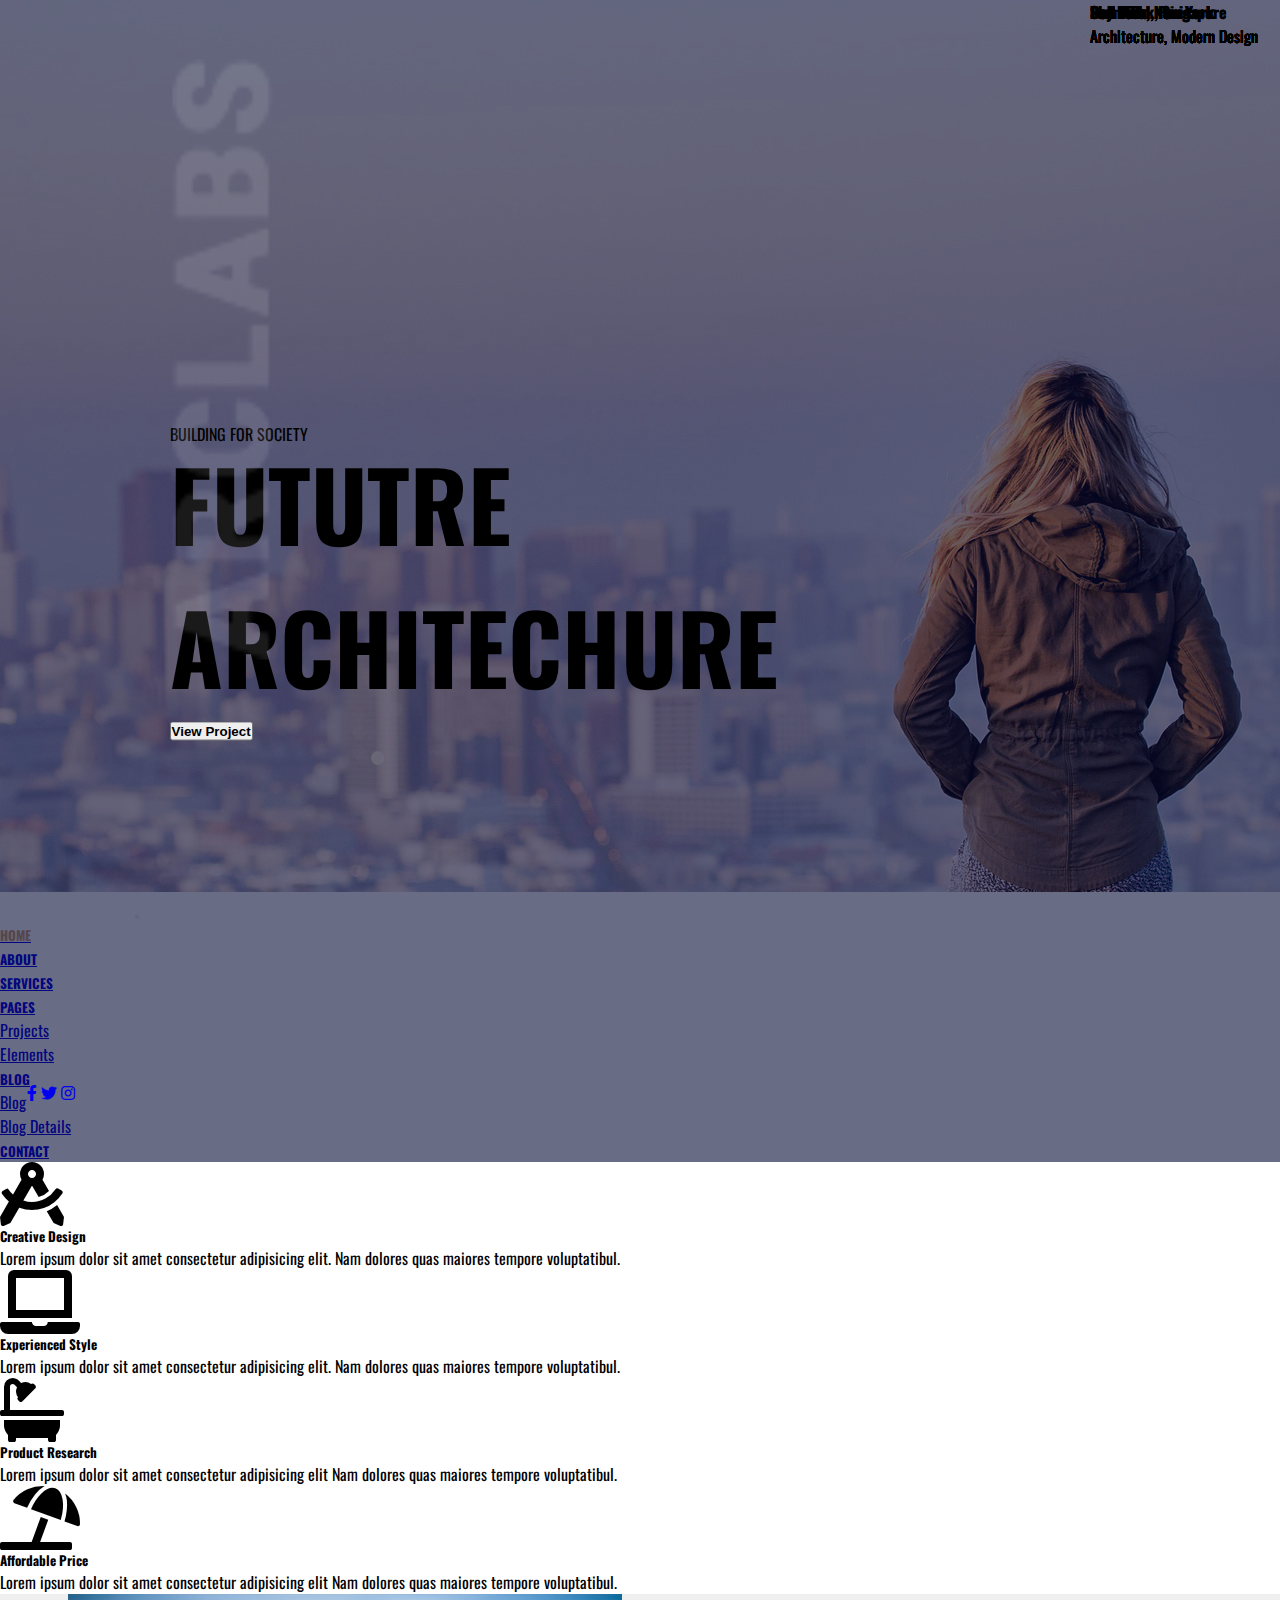
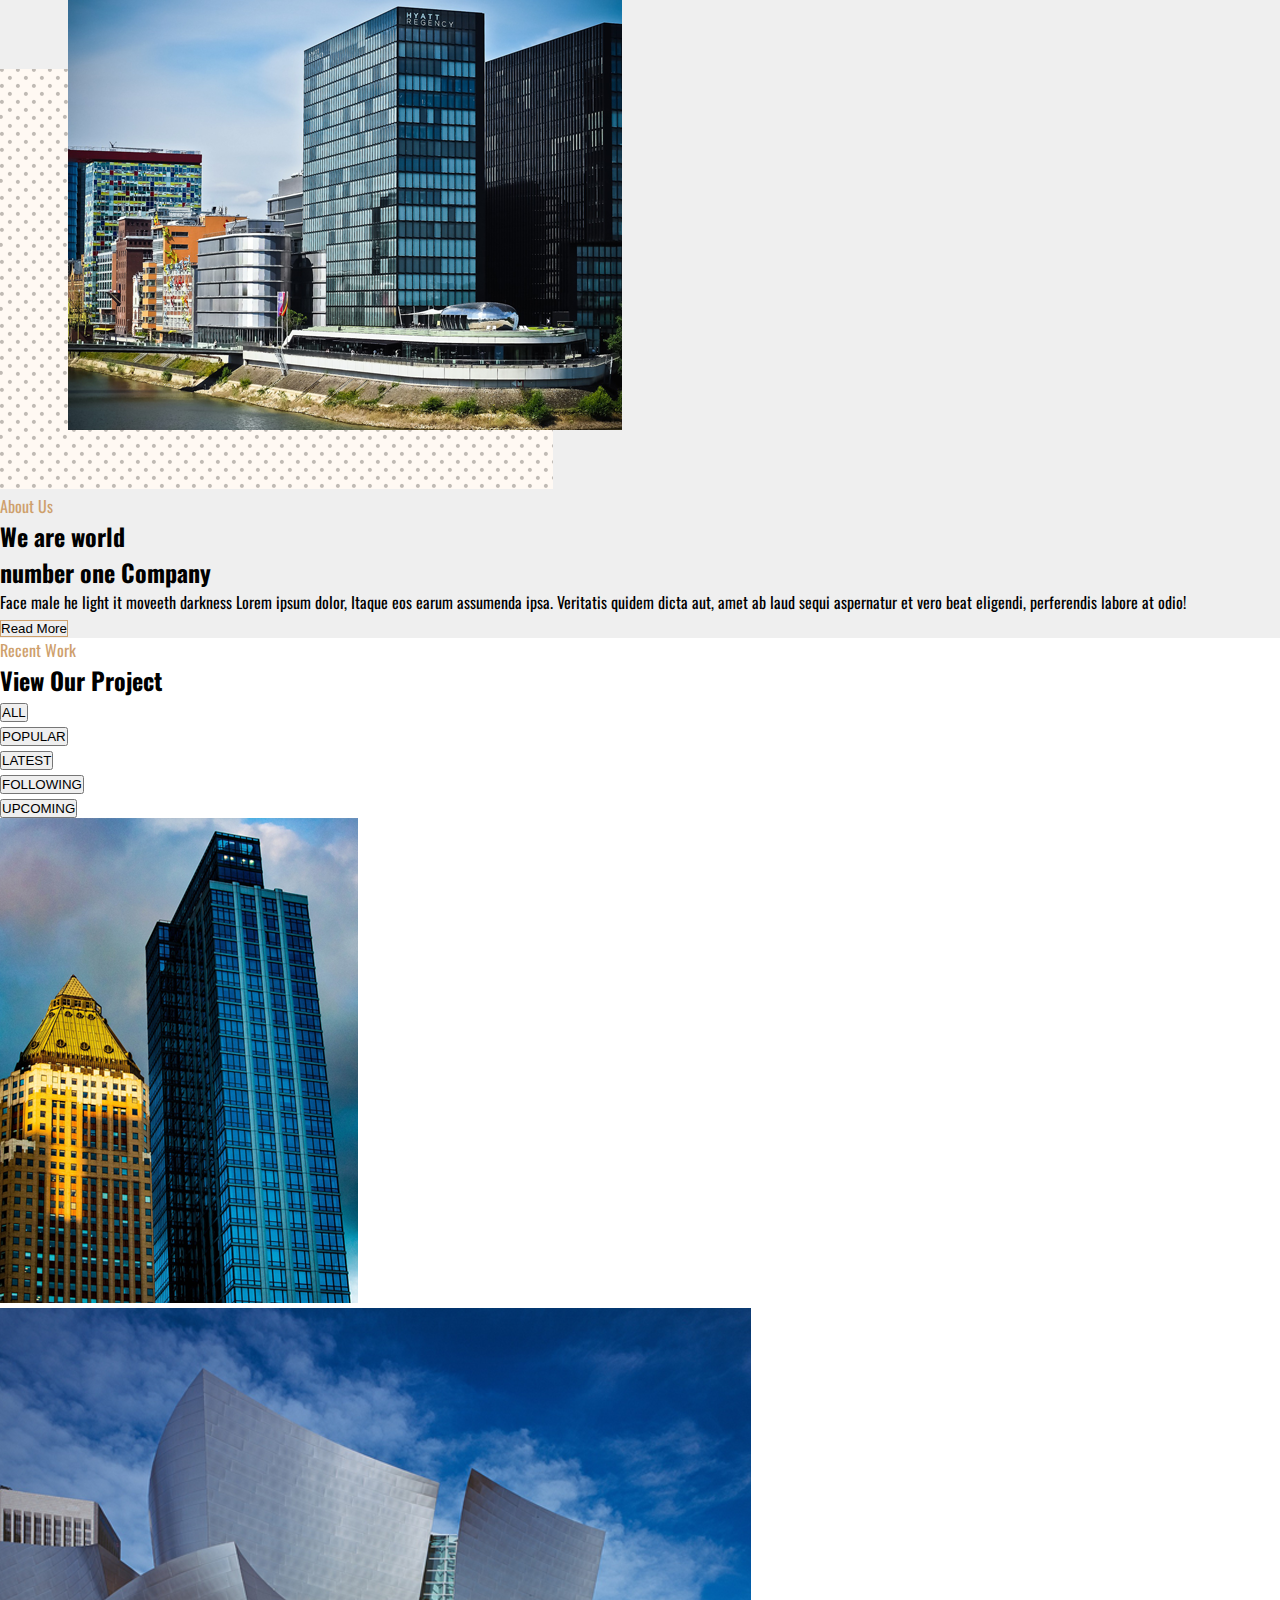
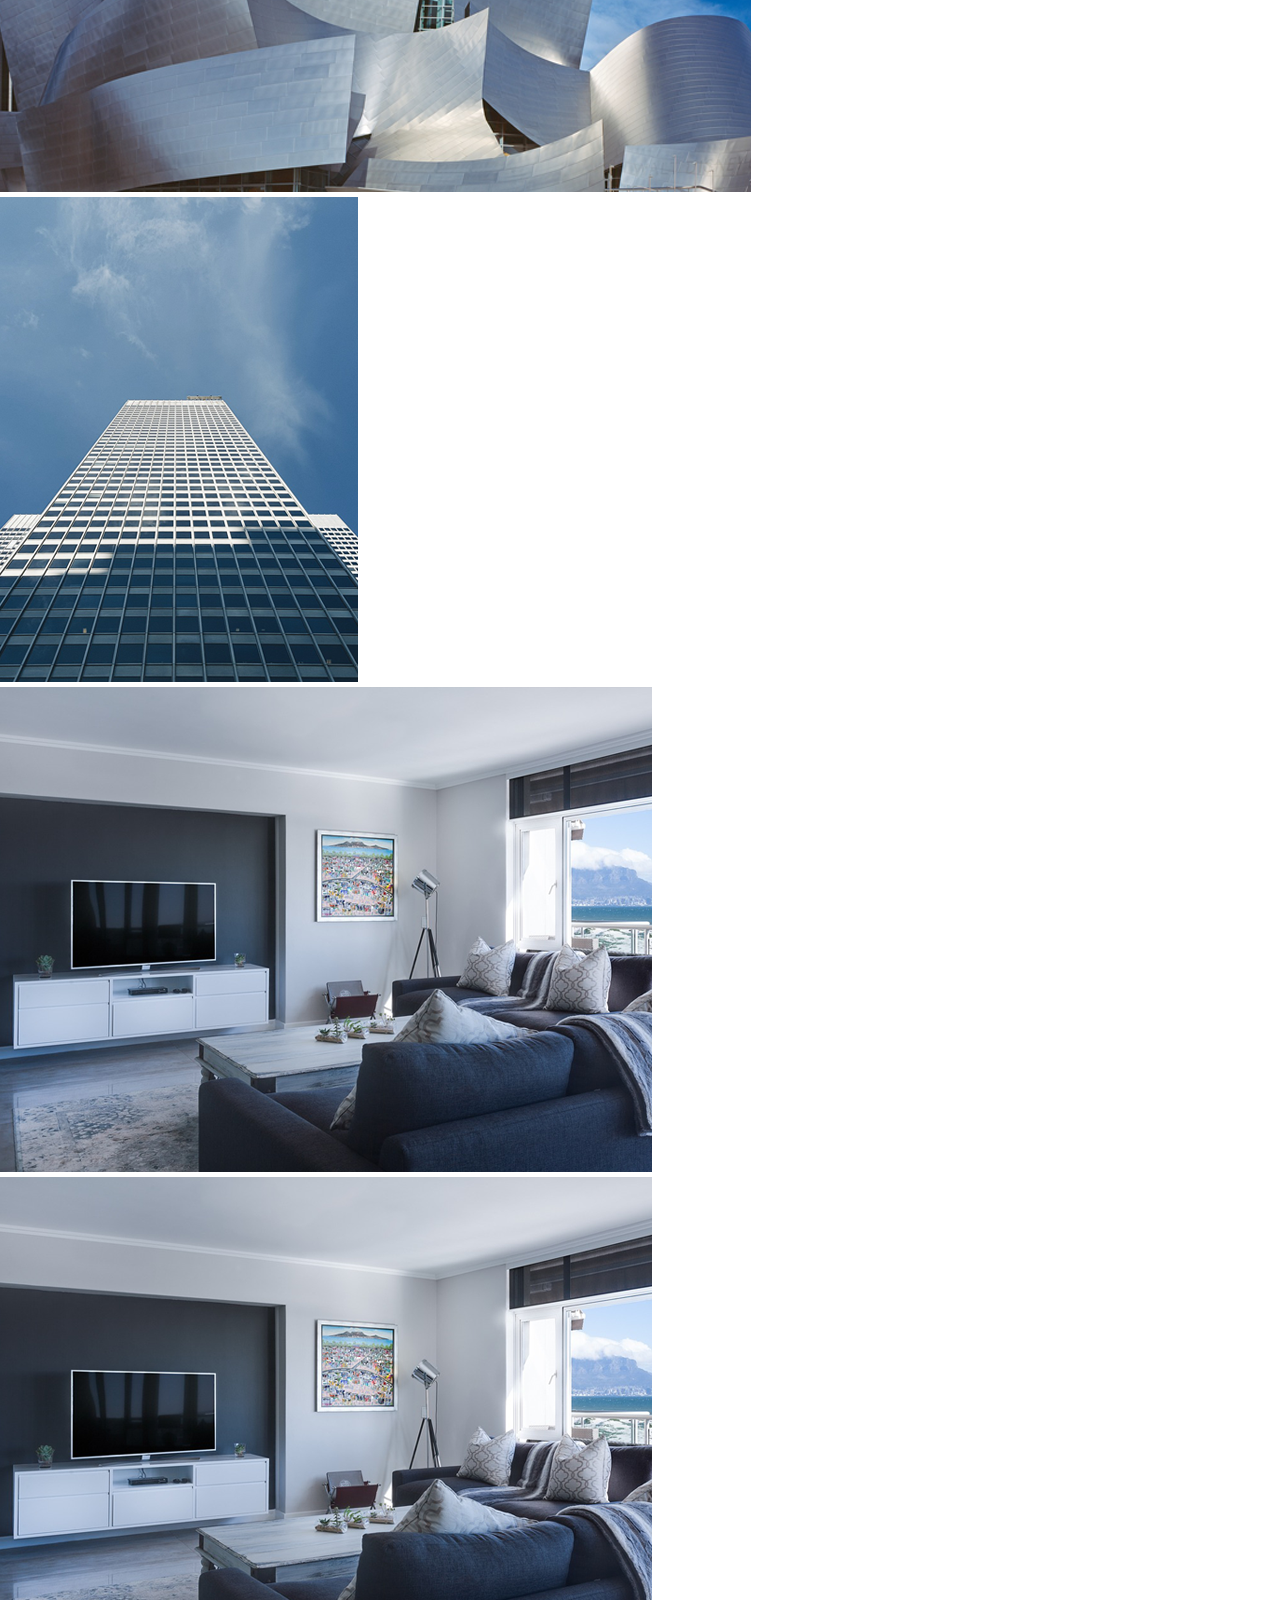
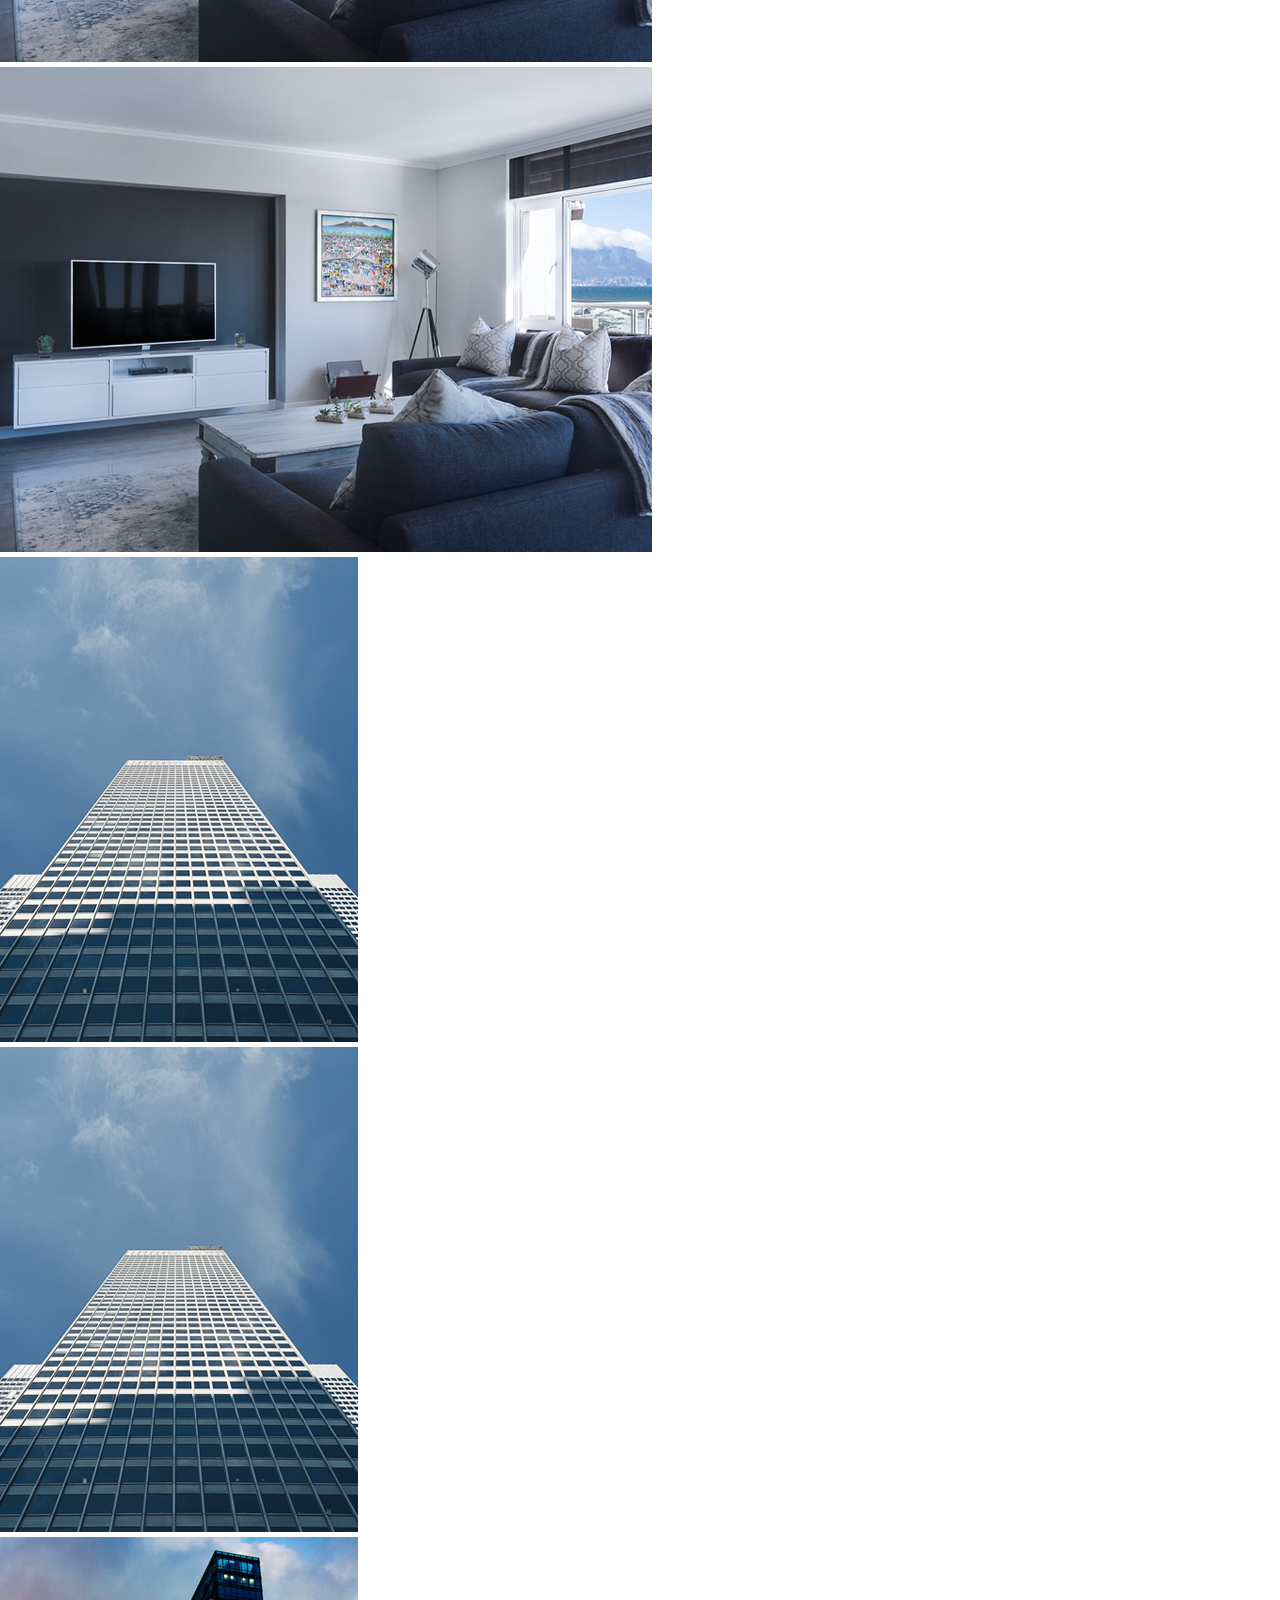
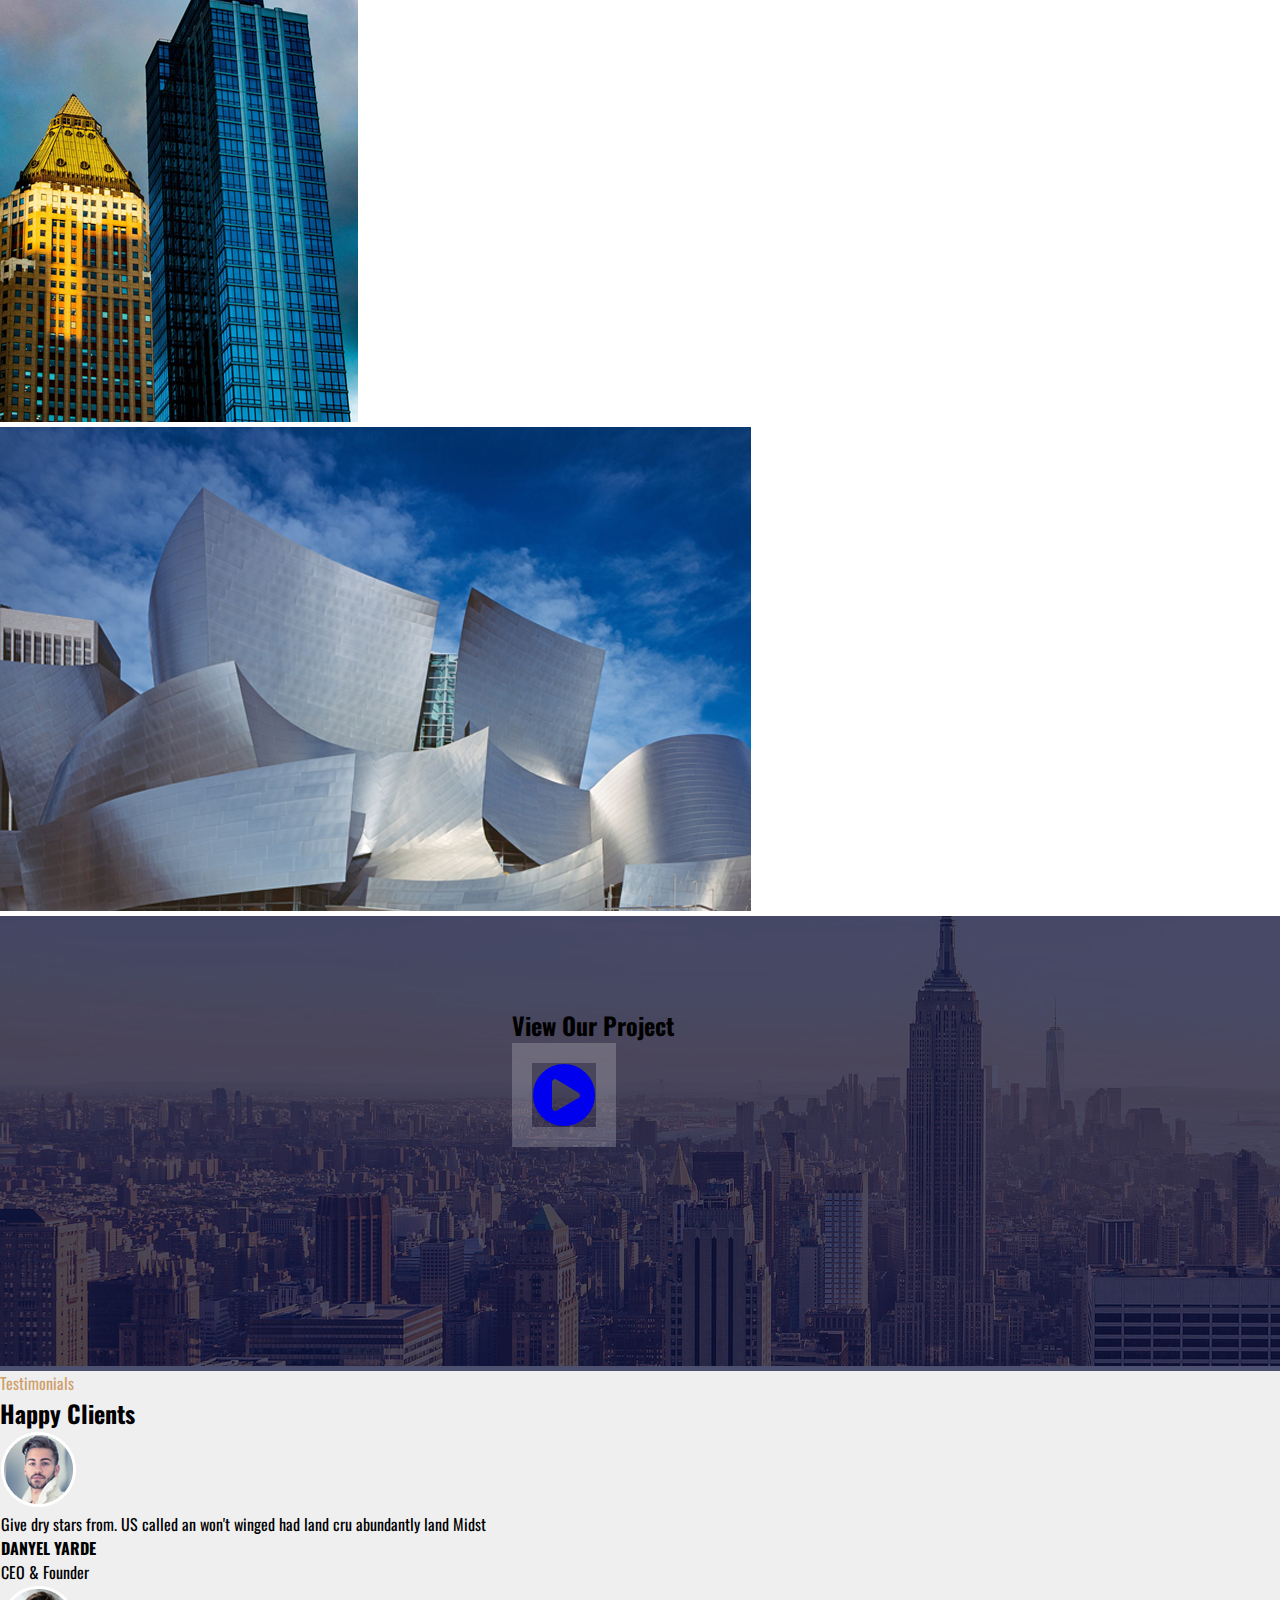
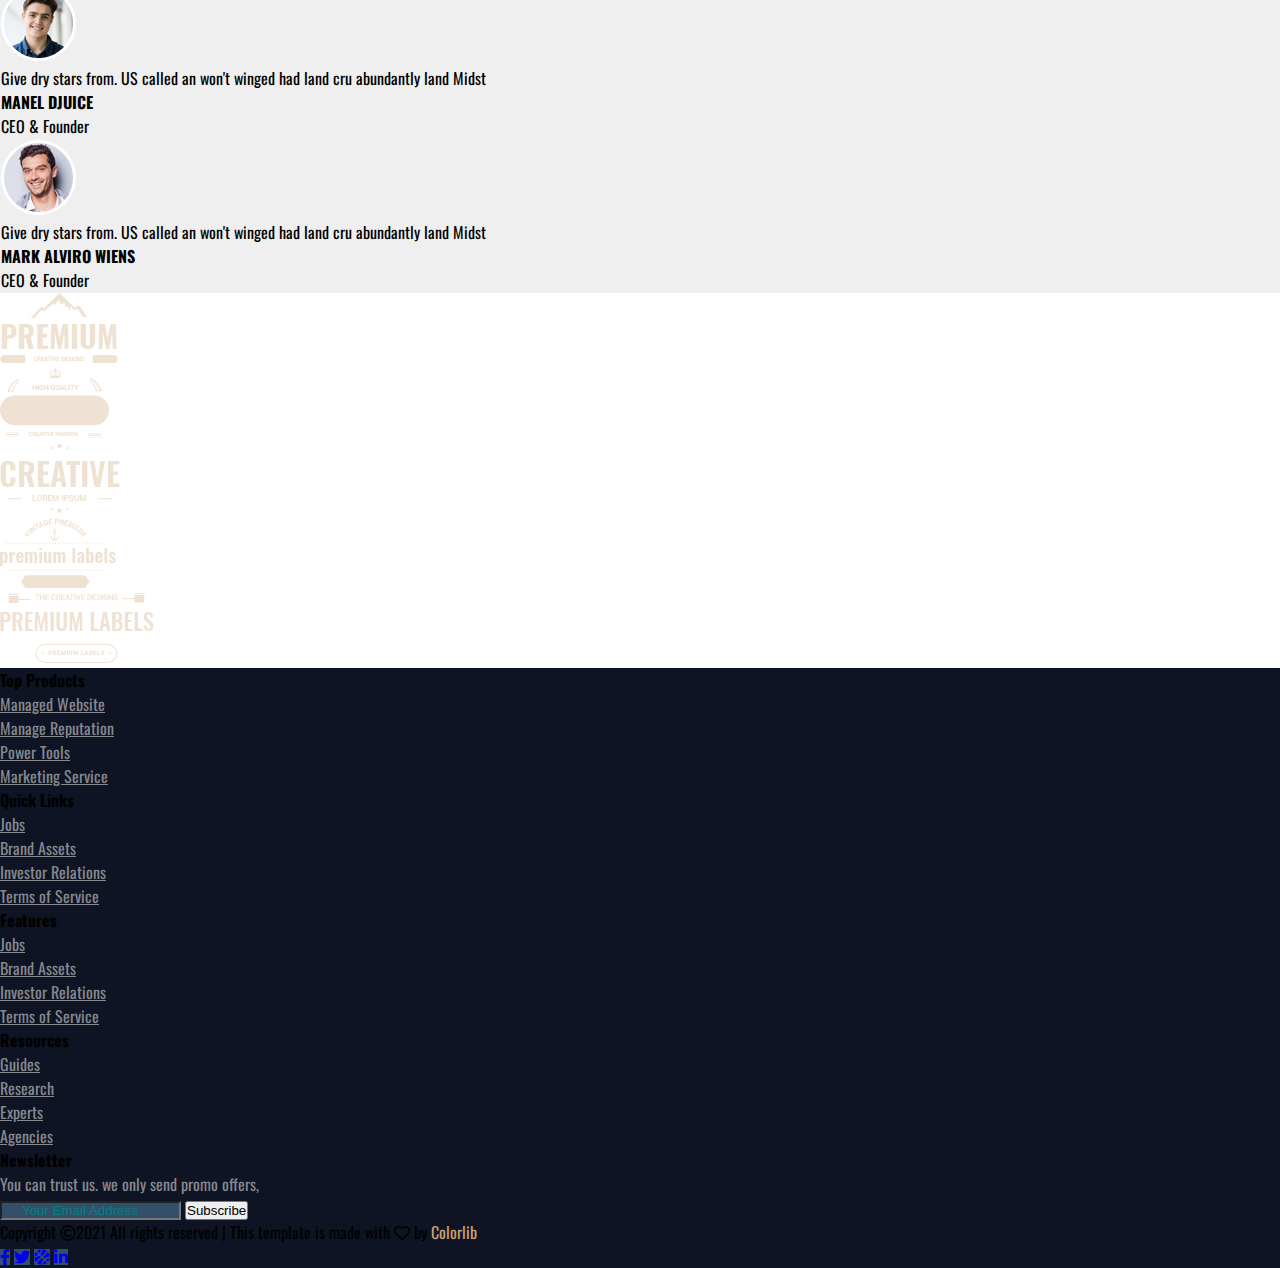
<file: Arclabs-Architecture/index.html>
<!DOCTYPE html>
<html lang="en">
    <head>
        <title>Arclabs Architecture</title>
        <meta charset="UTF-8">
        <meta name="description" content="boootstrap practice">
        <meta name="keyword" content="HTML,CSS,JS">
        <meta name="author" content="rs">
        <meta name="viewport" content="width=device-width,initial-scale=1.0">
        <link rel="stylesheet" href="css/styles.css">
        <link rel="stylesheet" href="css/all.css">
        <link href="https://cdn.jsdelivr.net/npm/bootstrap@5.0.0-beta1/dist/css/bootstrap.min.css" rel="stylesheet" integrity="sha384-giJF6kkoqNQ00vy+HMDP7azOuL0xtbfIcaT9wjKHr8RbDVddVHyTfAAsrekwKmP1" crossorigin="anonymous">
        <link rel="preconnect" href="https://fonts.gstatic.com">
        <link href="https://fonts.googleapis.com/css2?family=Oswald&display=swap" rel="stylesheet">
    </head>
    <body>
        <header>
            <div class="container-fluid p-0">
               <div class="background">
                    <div class="background-image"></div>
                    <div class="layer"></div>
                    <nav class="navbar navbar-expand-lg navbar-dark bg-dark fixed-top p-3">
                           <div class="container">
                             <a class="navbar-brand ms-5" href="#"><img src="images/logo.png" class="img-fluid"></a>
                             <button class="navbar-toggler" type="button" data-bs-toggle="collapse" data-bs-target="#navbar" aria-controls="navbar" aria-label="collapse navbar" aria-expanded="false">
                                 <span class="navbar-toggler-icon"></span>
                             </button>
                             <div class="collapse navbar-collapse" id="navbar">
                                 <ul class="navbar-nav ms-auto mt-0 me-5">
                                     <li class="nav-item">
                                        <a href="index.html" class="nav-link active fs-6" aria-current="HOME"><small class="activenav"><b>HOME</b></small></a>
                                     </li>
                                     <li class="nav-item">
                                        <a href="about.html" class="nav-link ms-4"><small><b class=" nav-active">ABOUT</b></small></a>
                                     </li>
                                     <li class="nav-item">
                                        <a href="services.html" class="nav-link ms-4"><small><b class=" nav-active">SERVICES</b></small></a>
                                     </li>
                                     <li class="nav-item dropdown">
                                        <a href="#pages" class="nav-link ms-4 dropdown-toggle" id="navbardropdown" role="button" data-bs-toggle="dropdown" aria-expanded="false">
                                            <small><b class=" nav-active">PAGES</b></small>
                                         </a>
                                            <ul class="dropdown-menu" aria-labelledby="navbardropdown">
                                                <li><a href="projects.html" class="dropdown-item">Projects</a></li>
                                                <li><a href="elements.hmtl" class="dropdown-item">Elements</a></li>
                                            </ul> 
                                     </li>
                                     <li class="nav-item dropdown">
                                         <a href="#pages" class="nav-link dropdown-toggle ms-4" id="navbardropdown1" role="button" data-bs-toggle="dropdown" aria-expanded="false">
                                             <small><b class=" nav-active">BLOG</b></small>
                                         </a>
                                            <ul class="dropdown-menu" aria-labelledby="navbardropdown1">
                                                <li><a href="blog.html" class="dropdown-item">Blog</a></li>
                                                <li><a href="blogdetails.html" class="dropdown-item">Blog Details</a></li>
                                            </ul> 
                                     </li>
                                     <li class="nav-item">
                                        <a href="contact.html" class="nav-link ms-4"><small><b class=" nav-active">CONTACT</b></small></a>
                                     </li>
                                 </ul>
                             </div>
                         </div>
                    </nav>
                    <div class="backgroundtext text-light">
                         <p class="fs-5 ms-1">BUILDING FOR SOCIETY</p>
                         <h1 style="font-size:6em; transform: scale(1, 1); margin-top: -15px;"><b>FUTUTRE<br>ARCHITECHURE</b></h1>
                         <button class="btn border-white border-1 rounded-0 text-light mt-4 bg-transparent px-5 py-3"><b>View Project</b></button>
                    </div>
                    <div class="backgroundimg">
                        <img src="images/logo.png" class="imgheight">
                    </div>
                    <div class="backgroundicon text-light ">
                       <a href="#"><i class="fab fa-facebook-f text-light"></i></a>
                       <a href="#"><i class="fab fa-twitter ms-3 text-light"></i></a>
                       <a href="#"><i class="fab fa-instagram ms-3 text-light"></i></a>
                    </div>
               </div>
            </div>
        </header>
        <main>
            <div class="container-fluid py-5">
                <div class="container py-5">
                    <div class="row text-center py-5">
                        <div class="col-md">
                            <i class="fas fa-drafting-compass font-sizeicon border p-5"></i>
                            <h5 class="mt-4 fw-bold">Creative Design</h5>
                            <p class="mt-3 ms-3 text-muted">Lorem ipsum dolor sit amet consectetur adipisicing elit. Nam dolores quas maiores tempore voluptatibul.</p>
                        </div>
                        <div class="col-md">
                            <i class="fas fa-laptop font-sizeicon border p-5"></i>
                            <h5 class="mt-4 fw-bold">Experienced Style</h5>
                            <p class="mt-3 ms-3 text-muted">Lorem ipsum dolor sit amet consectetur adipisicing elit. Nam dolores quas maiores tempore voluptatibul.</p>
                        </div>
                        <div class="col-md">
                            <i class="fas fa-bath font-sizeicon border p-5"></i>
                            <h5 class="mt-4 fw-bold">Product Research</h5>
                            <p class="mt-3 ms-3 text-muted">Lorem ipsum dolor sit amet consectetur adipisicing elit Nam dolores quas maiores tempore voluptatibul.</p>
                        </div>
                        <div class="col-md">
                            <i class="fas fa-umbrella-beach font-sizeicon border p-5"></i>
                            <h5 class="mt-4 fw-bold">Affordable Price</h5>
                            <p class="mt-3 ms-3 text-muted">Lorem ipsum dolor sit amet consectetur adipisicing elit Nam dolores quas maiores tempore voluptatibul.</p>
                        </div>
                    </div>
                </div>
            </div>

            <div class="container-fluid background-color py-5" id="about">

                    <div class="container py-5">
                        <div class="row py-5">
                            <div class="col-lg-6">
                                <img src="images/about.png" class="img-fluid">
                            </div>
                            <div class="col-lg-5 ms-5">
                                <p class="activenav mb-0">About Us</p>
                                <h2 class="fw-bold fs-1">We are world<br>number one Company</h2>
                                <p class="text-muted mt-3">Face male he light it moveeth darkness Lorem ipsum dolor, Itaque eos earum assumenda ipsa. Veritatis quidem dicta aut, amet ab laud sequi aspernatur et vero beat eligendi, perferendis labore at odio!</p>
                                <button class="bnt btn-transparent outlineborderbtn py-3 px-5 mt-4">Read More</button>
                            </div>
                        </div>
                    </div>
            </div>

            <div class="container-fluid py-5 mb-5">
                <div class="container py-5 text-center">
                    <p class="activenav mb-0">Recent Work</p>
                    <h2 class="fw-bold fs-1">View Our Project</h2>
                </div>
                <div class="container py-5">
                    <ul class="nav nav-tabs justify-content-center" id="myTab" role="tablist">
                        <li class="nav-item" role="presentation">
                          <button class="nav-link active" id="all-tab" data-bs-toggle="tab" data-bs-target="#all" type="button" role="tab" aria-controls="all" aria-selected="true">ALL</button>
                        </li>
                        <li class="nav-item" role="presentation">
                          <button class="nav-link" id="popular-tab" data-bs-toggle="tab" data-bs-target="#popular" type="button" role="tab" aria-controls="popular" aria-selected="false">POPULAR</button>
                        </li>
                        <li class="nav-item" role="presentation">
                          <button class="nav-link" id="latest-tab" data-bs-toggle="tab" data-bs-target="#latest" type="button" role="tab" aria-controls="latest" aria-selected="false">LATEST</button>
                        </li>
                        <li class="nav-item" role="presentation">
                            <button class="nav-link" id="following-tab" data-bs-toggle="tab" data-bs-target="#following" type="button" role="tab" aria-controls="following" aria-selected="false">FOLLOWING</button>
                        </li> 
                        <li class="nav-item" role="presentation">
                            <button class="nav-link" id="upcoming-tab" data-bs-toggle="tab" data-bs-target="#upcoming" type="button" role="tab" aria-controls="upcoming" aria-selected="false">UPCOMING</button>
                        </li>
                </ul>
                   <div class="tab-content mt-4" id="myTabContent">
                       <div class="tab-pane fade show active" id="all" role="tabpanel" aria-labelledby="all-tab">
                           <div class="row py-4">
                                <div class="col-md-4 position-relative">
                                    <img src="images/projects/p1.png" class="img-fluid rounded w-100">
                                    <div class="project bg-light py-3 px-4">
                                        <h4>Dell Villa, New York</h4>
                                        <p class="text-muted">Architecture, Modern Design</p>
                                    </div>
                                </div>
                                <div class="col-md-8 position-relative">
                                    <img src="images/projects/p2.png" class="img-fluid rounded w-100">
                                    <div class="project bg-light py-3 px-4">
                                        <h4>Eedn Park, Singapore</h4>
                                        <p class="text-muted">Architecture, Modern Design</p>
                                    </div> 
                                </div>
                            </div>
                            <div class="row mt-1">
                                <div class="col-md-4 position-relative">
                                    <img src="images/projects/p4.png" class="img-fluid rounded w-100">
                                    <div class="project bg-light py-3 px-4">
                                        <h4>Dell Villa, New York</h4>
                                        <p class="text-muted">Architecture, Modern Design</p>
                                    </div>
                                </div>
                                <div class="col-md-8 position-relative">
                                    <img src="images/projects/p3.png" class="img-fluid rounded w-100">
                                    <div class="project bg-light py-3 px-4">
                                        <h4>Sky Build, Paris</h4>
                                        <p class="text-muted">Architecture, Modern Design</p>
                                    </div> 
                                </div>
                            </div>
                        </div>
                        <div class="tab-pane fade" id="popular" role="tabpanel" aria-labelledby="popular-tab">
                            <div class="row py-4">
                                <div class="col-md-8 position-relative">
                                    <img src="images/projects/p3.png" class="img-fluid rounded w-100">
                                    <div class="project bg-light py-3 px-4">
                                        <h4>Sky Build, Paris</h4>
                                        <p class="text-muted">Architecture, Modern Design</p>
                                    </div> 
                                </div>
                            </div>
                        </div>
                        <div class="tab-pane fade" id="latest" role="tabpanel" aria-labelledby="latest-tab">
                            <div class="row mt-1">
                                <div class="col-md-8 position-relative">
                                    <img src="images/projects/p3.png" class="img-fluid rounded w-100">
                                    <div class="project bg-light py-3 px-4">
                                        <h4>Sky Build, Paris</h4>
                                        <p class="text-muted">Architecture, Modern Design</p>
                                    </div> 
                                </div>
                                <div class="col-md-4 position-relative">
                                    <img src="images/projects/p4.png" class="img-fluid rounded w-100">
                                    <div class="project bg-light py-3 px-4">
                                        <h4>Dell Villa, New York</h4>
                                        <p class="text-muted">Architecture, Modern Design</p>
                                    </div>
                                </div>
                            </div>
                        </div>
                        <div class="tab-pane fade" id="following" role="tabpanel" aria-labelledby="following-tab">
                            <div class="row mt-1">
                                <div class="col-md-4 position-relative">
                                    <img src="images/projects/p4.png" class="img-fluid rounded w-100">
                                    <div class="project bg-light py-3 px-4">
                                        <h4>Dell Villa, New York</h4>
                                        <p class="text-muted">Architecture, Modern Design</p>
                                    </div>
                                </div>
                                <div class="col-md-4 position-relative">
                                    <img src="images/projects/p1.png" class="img-fluid rounded w-100">
                                    <div class="project bg-light py-3 px-4">
                                        <h4>Dell Villa, New York</h4>
                                        <p class="text-muted">Architecture, Modern Design</p>
                                    </div>
                                </div>
                            </div>
                        </div>
                        <div class="tab-pane fade" id="upcoming" role="tabpanel" aria-labelledby="upcoming-tab">
                             <div class="row mt-1">
                                <div class="col-md-8 position-relative">
                                    <img src="images/projects/p2.png" class="img-fluid rounded w-100">
                                    <div class="project bg-light py-3 px-4">
                                        <h4>Eedn Park, Singapore</h4>
                                        <p class="text-muted">Architecture, Modern Design</p>
                                    </div> 
                                </div>
                             </div>
                        </div>
                    </div>
                </div>
            </div>
            <div class="container-fluid p-0">
                <div class="background">
                    <img src="images/common-banner.jpg" class="img-fluid">
                    <div class="layer2"></div>
                    <div class="bg-text">
                        <h2 class="text-light fw-bold fs-1">View Our Project</h2>
                        <div class="text-center">
                            <a href="https://www.youtube.com/watch?v=I7CfaDYzTVM"><i style="font-size: 4em;" class="fas fa-play-circle text-center text-light rounded-circle mt-5 videoicon-border"></i></a>
                        </div>
                    </div>
                </div>
            </div>

            <div class="container-fluid background-color py-5">
                <p class="activenav text-center mt-5 mb-0">Testimonials</p>
                <h2 class="text-center fw-bold fs-1">Happy Clients</h2>

                    <div class="container py-5">
                        <div class="row mt-3">
                            <div class="col-md border-outline bg-white">
                                <div class="row py-4">
                                    <div class="col-sm-3">
                                        <img src="images/testimonial/t1.png">
                                    </div>
                                    <div class="col-sm-8">
                                        <p class="text-muted">Give dry stars from. US called an won't winged had land cru abundantly land Midst</p>
                                        <b>DANYEL YARDE</b>
                                        <p class="text-muted">CEO & Founder</p>
                                    </div>
                                </div>
                            </div>
                            <div class="col-md border-outline ms-4 bg-white">
                                <div class="row py-4">
                                    <div class="col-sm-3">
                                        <img src="images/testimonial/t2.png">
                                    </div>
                                    <div class="col-sm-8">
                                        <p class="text-muted">Give dry stars from. US called an won't winged had land cru abundantly land Midst</p>
                                    <b>MANEL DJUICE</b>
                                        <p class="text-muted">CEO & Founder</p>
                                    </div>
                                </div>
                            </div>
                            <div class="col-md border-outline ms-4 bg-white">
                                <div class="row py-4">
                                    <div class="col-sm-3">
                                        <img src="images/testimonial/t3.png">
                                    </div>
                                    <div class="col-sm-8">
                                        <p class="text-muted">Give dry stars from. US called an won't winged had land cru abundantly land Midst</p>
                                    <b>MARK ALVIRO WIENS</b>
                                        <p class="text-muted">CEO & Founder</p>
                                    </div>
                                </div>
                            </div>
                        </div>
                    </div>
                </div>

            <div class="container-fluid py-5">

                    <div class="container py-5">
                        <div class="row">
                            <div class="col-sm">
                                <a href="images/brands/b5.png"><img src="images/brands/b5.png" class="img-fluid opacity"></a>
                            </div>
                            <div class="col-sm">
                                <a href="images/brands/b5.png"><img src="images/brands/b1.png" class="img-fluid opacity"></a>
                            </div>
                            <div class="col-sm">
                                <a href="images/brands/b5.png"><img src="images/brands/b2.png" class="img-fluid opacity"></a>
                            </div>
                            <div class="col-sm">
                                <a href="images/brands/b5.png"><img src="images/brands/b3.png" class="img-fluid opacity"></a>
                            </div>
                            <div class="col-sm">
                                <a href="images/brands/b5.png"><img src="images/brands/b4.png" class="img-fluid opacity"></a>
                            </div>
                        </div>
                    </div>
            </div>
        </main>
        <footer>
            <div class="container-fluid py-5 footer-area">
                    <div class="container text-light py-5">
                        <div class="row">
                            <div class="col-md-2">
                                <p><b class="ms-3 fs-5">Top Products</b></p>
                                <ul class="nav flex-column mt-4">
                                    <li class="nav-item"><a href="#" class="nav-link footnav">Managed Website</a></li>
                                    <li class="nav-item"><a href="#" class="nav-link footnav">Manage Reputation</a></li>
                                    <li class="nav-item"><a href="#" class="nav-link footnav">Power Tools</a></li>
                                    <li class="nav-item"><a href="#" class="nav-link footnav">Marketing Service</a></li>
                                </ul>
                            </div>
                            <div class="col-md-2">
                                <p><b class="ms-3 fs-5">Quick Links</b></p>
                                <ul class="nav flex-column mt-4">
                                    <li class="nav-item"><a href="#" class="nav-link footnav">Jobs</a></li>
                                    <li class="nav-item"><a href="#" class="nav-link footnav">Brand Assets</a></li>
                                    <li class="nav-item"><a href="#" class="nav-link footnav">Investor Relations</a></li>
                                    <li class="nav-item"><a href="#" class="nav-link footnav">Terms of Service</a></li>
                                </ul>
                            </div>
                            <div class="col-md-2">
                                <p><b class="ms-3 fs-5">Features</b></p>
                                <ul class="nav flex-column mt-4">
                                    <li class="nav-item"><a href="#" class="nav-link footnav">Jobs</a></li>
                                    <li class="nav-item"><a href="#" class="nav-link footnav">Brand Assets</a></li>
                                    <li class="nav-item"><a href="#" class="nav-link footnav">Investor Relations</a></li>
                                    <li class="nav-item"><a href="#" class="nav-link footnav">Terms of Service</a></li>
                                </ul>
                            </div>
                            <div class="col-md-1">
                                <p><b class="ms-3 fs-5">Resources</b></p>
                                <ul class="nav flex-column mt-4">
                                    <li class="nav-item"><a href="#" class="nav-link footnav">Guides</a></li>
                                    <li class="nav-item"><a href="#" class="nav-link footnav">Research</a></li>
                                    <li class="nav-item"><a href="#" class="nav-link footnav">Experts</a></li>
                                    <li class="nav-item"><a href="#" class="nav-link footnav">Agencies</a></li>
                                </ul>
                            </div>
                            <div class="col-md-4 ms-5">
                                <p><b class="fs-5">Newsletter</b></p>
                                <p class="ms-1 text-color mt-4">You can trust us. we only send promo offers,</p>
                                <div class="input-group">
                                    <input type="text" style="background: #334f6c;" class="form-control input p-0 py-1 border-0 v rounded-0 text-light" placeholder="Your Email Address" aria-label="basic" aria-describedby="addon">
                                    <span class="input-group-text bg-light py-1 rounded-0 border-0" id="addon"><button class="btn btn-light border-0 rounded-0 v">Subscribe</button></span>
                                </div>
                            </div>
                        </div>
                       <div class="row mt-5">
                           <div class="col-md-6">
                            <p class="ms-3">Copyright <span><i class="far fa-copyright"></i></span>2021 All rights reserved | This template is made with <span><i class="far fa-heart"></i></span> by <a href="#" class="last">Colorlib</a></p>
                           </div>
                           <div class="col-md-6 text-end ms-auto">
                            <a href="#"><i class="fab fa-facebook-f text-light icon-background px-3 py-3"></i></a>
                            <a href="#"><i class="fab fa-twitter text-light icon-background px-3 py-3"></i></a>
                            <a href="#"><i class="fas fa-basketball-ball text-light icon-background px-3 py-3"></i></a>
                            <a href="#"><i class="fab fa-linkedin-in text-light icon-background px-3 py-3"></i></a>
                           </div>
                       </div>
                    </div>
            </div>
        </footer>
    </body>  
    <script src="https://code.jquery.com/jquery-3.5.1.min.js" integrity="sha256-9/aliU8dGd2tb6OSsuzixeV4y/faTqgFtohetphbbj0=" crossorigin="anonymous"></script>  
    <script src="https://cdn.jsdelivr.net/npm/bootstrap@5.0.0-beta1/dist/js/bootstrap.bundle.min.js" integrity="sha384-ygbV9kiqUc6oa4msXn9868pTtWMgiQaeYH7/t7LECLbyPA2x65Kgf80OJFdroafW" crossorigin="anonymous"></script>
</html>
</file>
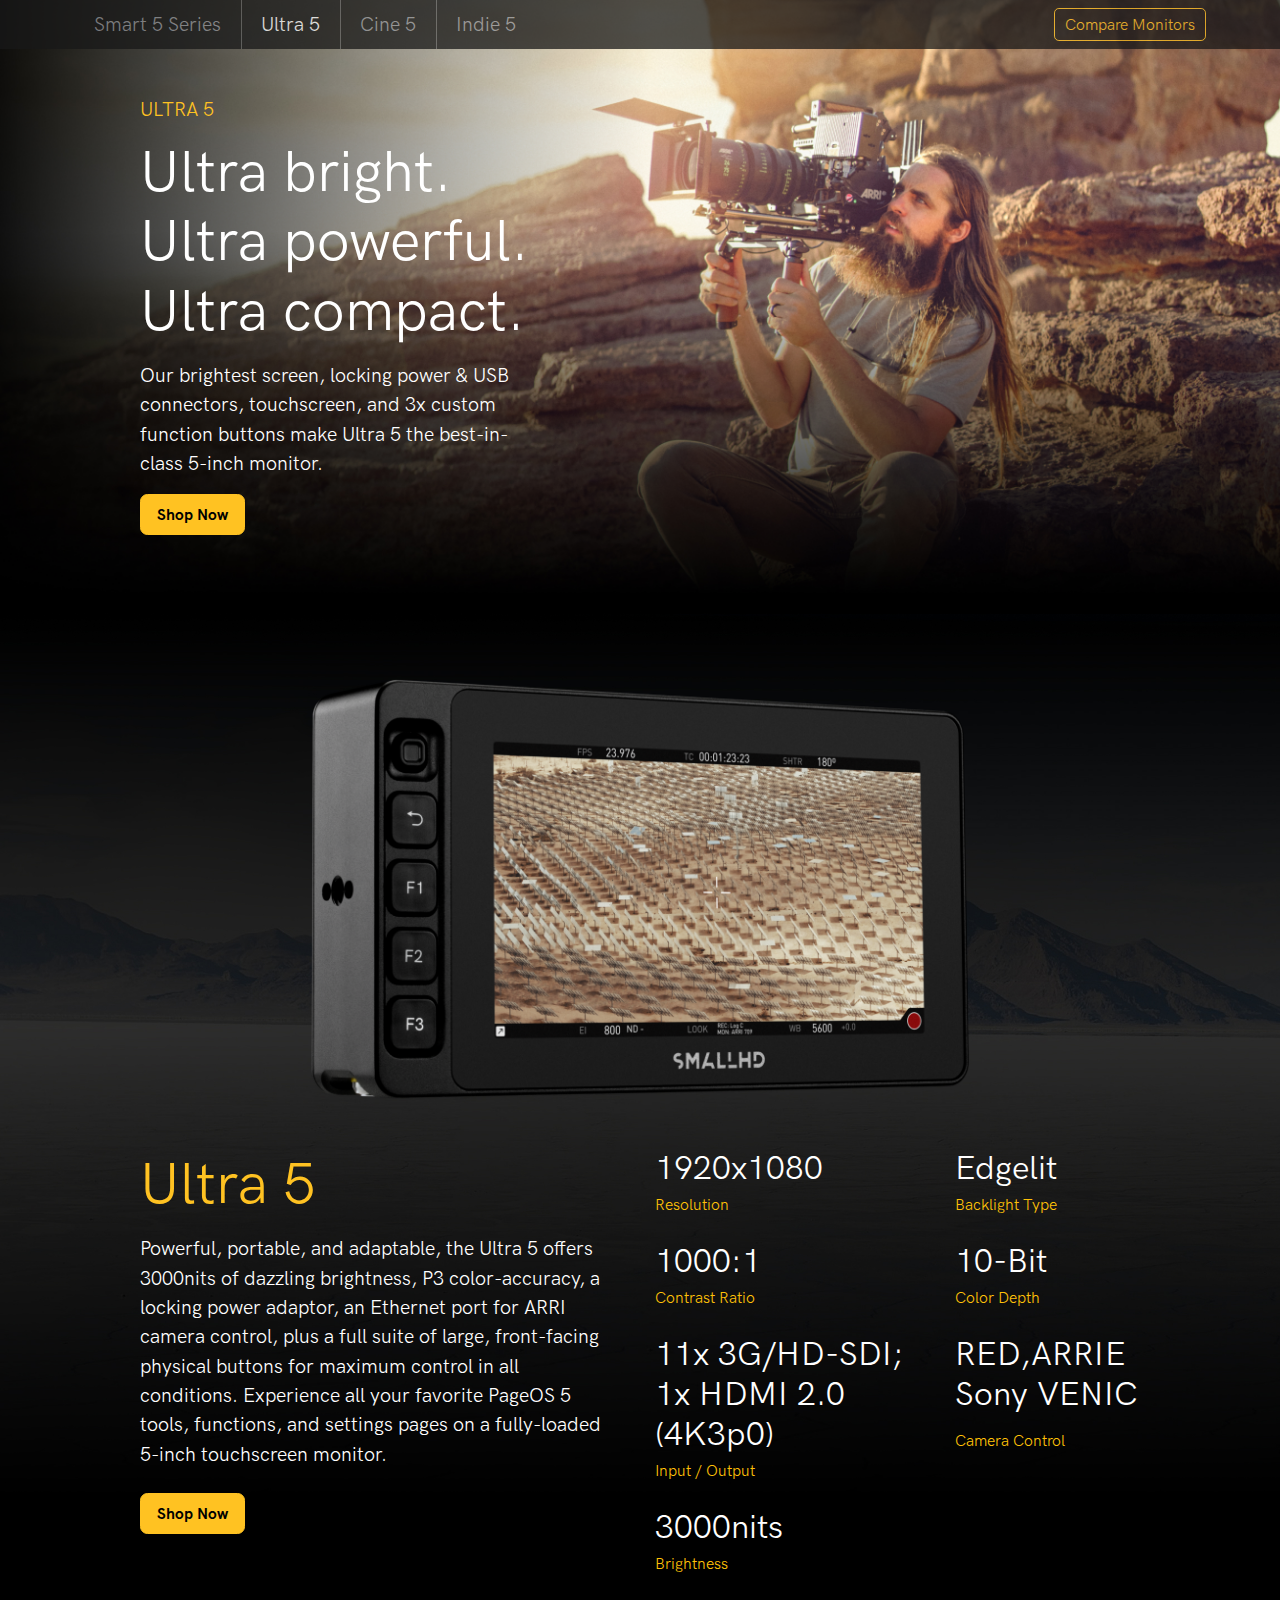
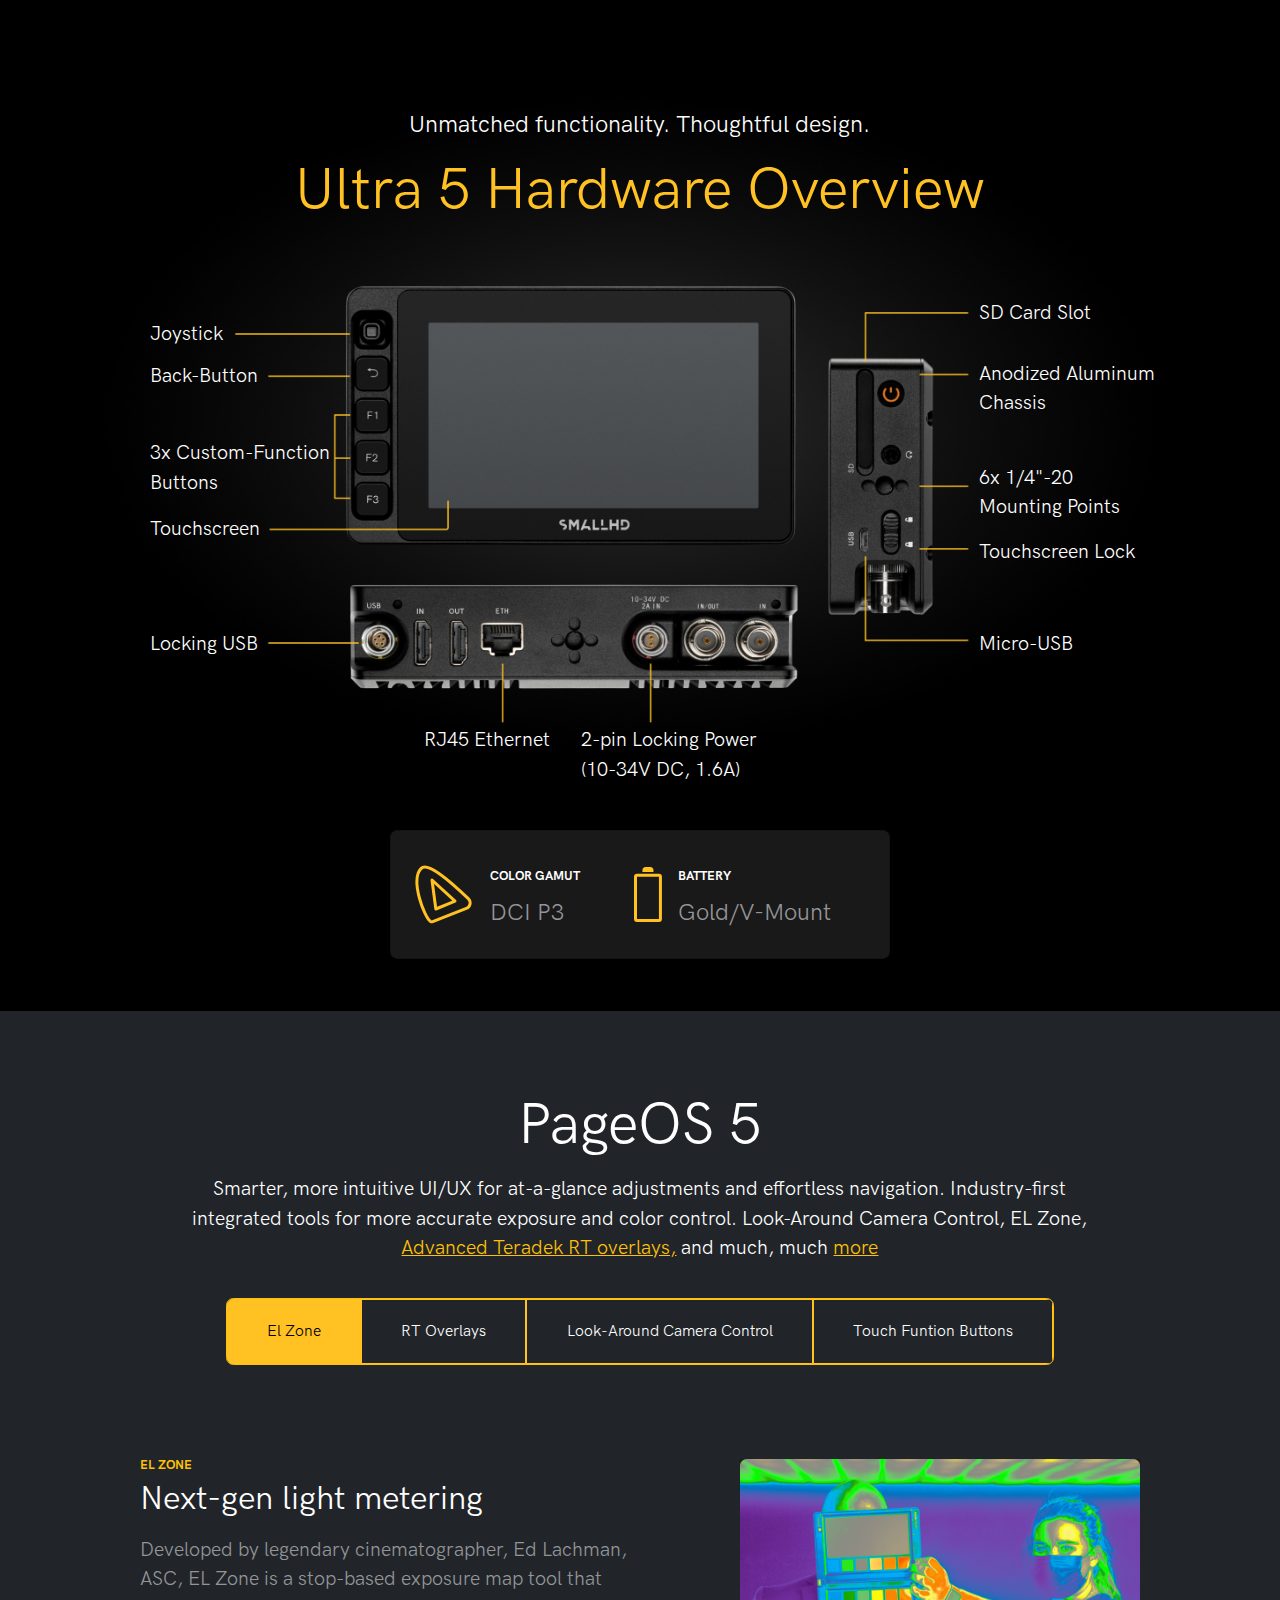
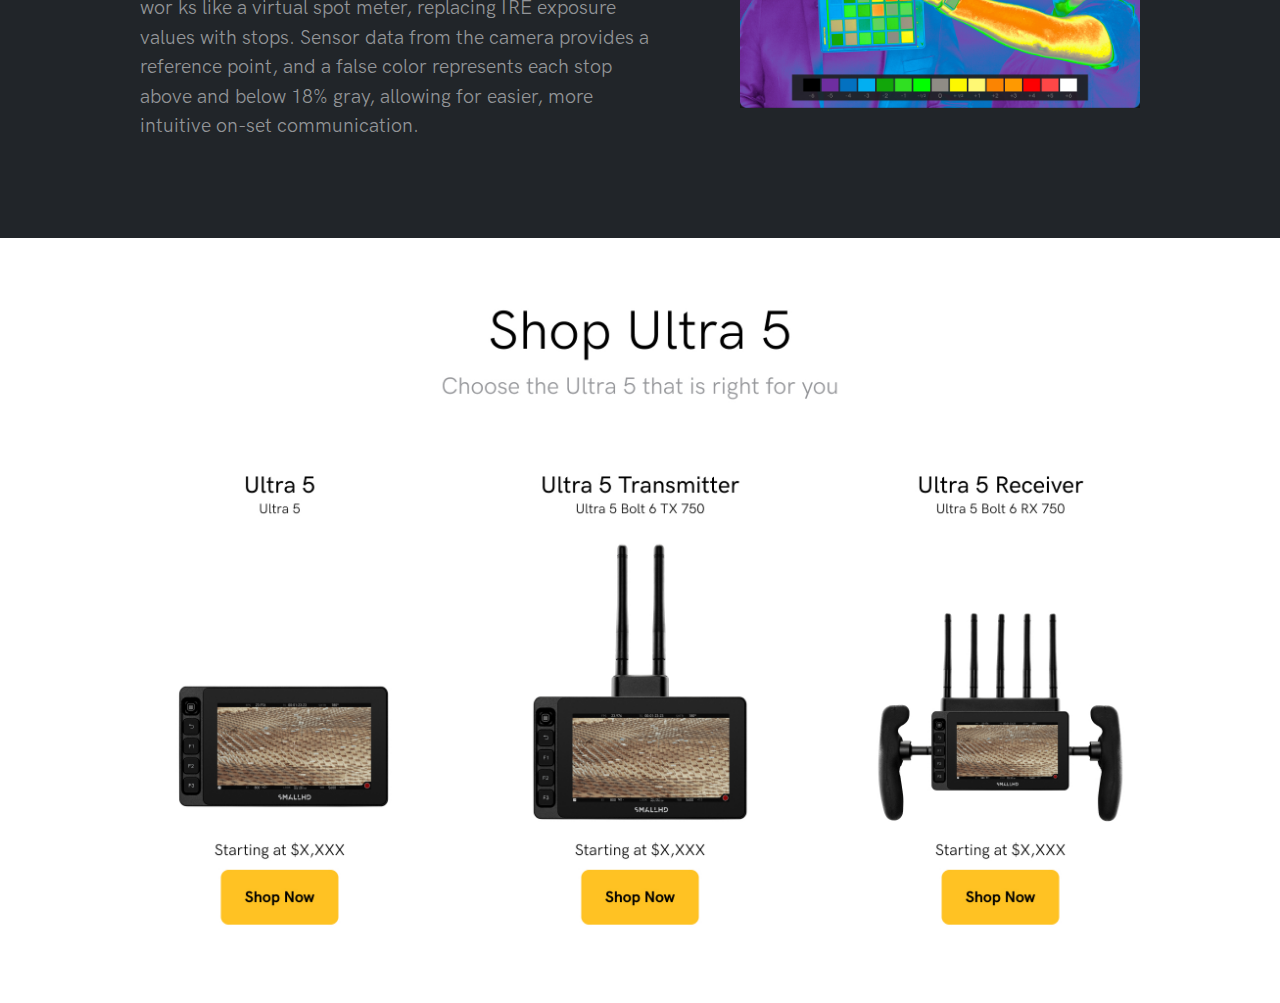
<file: ultra5/index.html>
<!doctype html>
<html lang="en">
  <head>
    <meta charset="utf-8">
    <meta name="viewport" content="width=device-width, initial-scale=1">
    <title>Ultra 5</title>
    <link rel="stylesheet" href="css/bootstrap.min.css">
    <link rel="stylesheet" href="css/all.css">
    <link rel="stylesheet" href="css/style.css">
  </head>
  <body class="bg-black">
    <section class="secondary-nav fixed-top">
        <nav class="nav px-15">
            <a class="nav-link text-muted border-0" href="#">Smart 5 Series</a>
            <a class="nav-link active text-muted" href="#"  aria-current="page">Ultra 5</a>
            <a class="nav-link text-muted" href="#">Cine 5</a>
            <a class="nav-link text-muted">Indie 5</a>
            <a class="btn btn-sm btn-outline-sm-primary py-0  my-2 text-sm-primary d-inline-flex align-items-center ms-auto fs-7" href="#">Compare Monitors</a>
        </nav>
    </section>
    <section class="section-1 banner">
        <div class="container-pf pt-20 pb-16">
            <div class="row">
                <div class="col-md-12">
                    <h1 class="text-white mb-3">
                        <small class="text-uppercase text-sm-primary d-block fs-6 mb-3">Ultra 5</small>
                        Ultra bright. <br class="d-none d-md-block"> Ultra powerful. <br class="d-none d-md-block"> Ultra compact.
                    </h1>
                    <p class="mb-3 text-white">Our brightest screen, locking power & USB <br class="d-none d-md-block">
                        connectors, touchscreen, and 3x custom   <br class="d-none d-md-block">
                        function buttons make Ultra 5 the best-in-<br class="d-none d-md-block">
                        class 5-inch monitor.
                    </p>
                    <a href="#" class="btn btn-sm-primary px-3 py-2 fw-bold fs-7">Shop Now</a>
                </div>
            </div>
        </div>
    </section>
    <section class="section-2 pb-11 pt-3">
        <div class="container-pf">
            <div class="row">
                <div class="col-md-12 text-center">
                    <img src="img/sec2-img.png" class="img-fluid sec2-img" alt="Ultra 5">
                </div>
                </div>
                <div class="row">
                <div class="col-md-6">
                    <h1 class="text-sm-primary mb-3">Ultra 5</h1>
                    <p class="text-white mb-5">Powerful, portable, and adaptable, the Ultra 5 offers    <br class="d-none d-md-block">
                        3000nits of dazzling brightness, P3 color-accuracy, a   <br class="d-none d-md-block">
                        locking power adaptor, an Ethernet port for ARRI        <br class="d-none d-md-block">
                        camera control, plus a full suite of large, front-facing<br class="d-none d-md-block">
                        physical buttons for maximum control in all             <br class="d-none d-md-block">
                        conditions. Experience all your favorite PageOS 5       <br class="d-none d-md-block">
                        tools, functions, and settings pages on a fully-loaded  <br class="d-none d-md-block">
                        5-inch touchscreen monitor.
                    </p>
                    <a href="#" class="btn btn-sm-primary px-3 py-2 fw-bold fs-7">Shop Now</a>
                </div>
                <div class="col-md-6">
                    <div class="row">
                        <div class="col-7">
                            <h4 class="text-white mb-0">1920x1080</h4>
                            <span class="fs-7 text-warning ">Resolution</span>
                             <h4 class="text-white mt-5 mb-0">1000:1</h4>
                             <span class="fs-7 text-warning">Contrast Ratio</span>
                             <h4 class="text-white mt-5 mb-0">11x 3G/HD-SDI; 1x HDMI 2.0 (4K3p0)</h4>
                             <span class="fs-7 text-warning">Input / Output</span>
                             <h4 class="text-white mt-5 mb-0">3000nits</h4>
                             <span class="fs-7 text-warning">Brightness</span>
                        </div>
                        <div class="col-5">
                            <h4 class="text-white mb-0">Edgelit</h4>
                            <span class="fs-7 text-warning">Backlight Type</span>
                            <h4 class="text-white mt-5 mb-0">10-Bit</h4>
                            <span class="fs-7 text-warning">Color Depth</span>
                            <h4 class="text-white mt-5 mb-0">RED,ARRIE</h4>
                            <h4 class="text-white"> Sony VENIC</h4>
                            <span class="fs-7 text-warning">Camera Control</span>
                        </div>
                    </div>
                </div>
            </div>
        </div>
        </div>
    </section>
    <section class="section-3 pt-16 pb-19">
        <div class="container-pf text-center position-relative">
            <h1 class="text-sm-primary">
                <small class="fs-5 text-white mb-3 d-block">Unmatched functionality. Thoughtful design.</small>
                Ultra 5 Hardware Overview
            </h1>
            <div class="position-absolute text-start joystick">
                <p class="text-white">Joystick</p>
            </div>
            <div class="position-absolute text-start back-button">
                <p class="text-white">Back-Button</p>
            </div>
            <div class="position-absolute text-start custom-function-buttons">
                <p class="text-white">3x Custom-Function <br> Buttons</p>
            </div>
            <div class="position-absolute text-start touch-screen">
                <p class="text-white">Touchscreen</p>
            </div>
            <div class="position-absolute text-start locking-usb">
                <p class="text-white">Locking USB</p>
            </div>
            <div class="position-absolute text-start rj45-ethernet">
                <p class="text-white">RJ45 Ethernet</p>
            </div>
            <div class="position-absolute text-start pin-locking-power">
                <p class="text-white">2-pin Locking Power <br> (10-34V DC, 1.6A)</p>
            </div>
            <div class="position-absolute text-start sd-card-slot">
                <p class="text-white">SD Card Slot</p>
            </div>
            <div class="position-absolute text-start anodized-aluminum-chassis">
                <p class="text-white">Anodized Aluminum <br> Chassis</p>
            </div>
            <div class="position-absolute text-start mounting-points">
                <p class="text-white">6x 1/4"-20 <br> Mounting Points</p>
            </div>
            <div class="position-absolute text-start touchscreen-lock">
                <p class="text-white">Touchscreen Lock</p>
            </div>
            <div class="position-absolute text-start micro-usb">
                <p class="text-white">Micro-USB</p>
            </div>
            <div class="card rounded bg-dark-gray py-6 ps-5 pe-7 w-50 mx-auto">
                <div class="row mx-0">
                    <div class="col-6 px-0">
                        <div class="d-flex align-items-center">
                            <div>
                                <img src="img/gamut-icon.svg" alt="gamut-icon">
                            </div>
                            <div class="text-start ms-3">
                                <span class="badge text-uppercase text-white fs-8 mb-2 ps-0">Color Gamut</span>
                                <p class="text-muted fs-5 mb-0">DCI P3</p>
                            </div>
                        </div>
                    </div>
                    <div class="col-6 px-0">
                        <div class="d-flex align-items-center">
                            <div>
                                <img src="img/battery.svg" alt="battery">
                            </div>
                            <div class="text-start ms-3">
                                <span class="badge text-uppercase text-white fs-8 mb-2 ps-0">Battery</span>
                                <p class="text-muted fs-5 mb-0">Gold/V-Mount</p>
                            </div>
                        </div>
                    </div>
                </div>
            </div>
        </div>
    </section>
    <section class="section-4 bg-dark py-16">
        <div class="container-pf">
            <h1 class="mb-3 text-center text-white">PageOS 5</h1>
            <p class="mb-7 text-center text-white">
                Smarter, more intuitive UI/UX for at-a-glance adjustments and effortless navigation. Industry-first <br>
                    integrated tools for more accurate exposure and color control. Look-Around Camera Control, EL Zone,<br>
                    <a href="#" class="text-warning">Advanced Teradek RT overlays,</a> and much, much <a href="#" class="text-warning">more</a>
            </p>
            <div>
                <div class="d-flex justify-content-center mb-16">
                <ul class="nav nav-pills mb-3 p-0 m-0 border border-warning rounded overflow-hidden" id="pills-tab" role="tablist">
                    <li class="nav-item text-white" role="presentation">
                      <button class="nav-link active text-white rounded-0 fs-7 py-4 px-8" id="pills-home-tab" data-bs-toggle="pill" data-bs-target="#pills-home" type="button" role="tab" aria-controls="pills-home" aria-selected="true">El Zone</button>
                    </li>
                    <li class="nav-item" role="presentation">
                      <button class="nav-link text-white rounded-0 fs-7 py-4 px-8" id="pills-profile-tab" data-bs-toggle="pill" data-bs-target="#pills-profile" type="button" role="tab" aria-controls="pills-profile" aria-selected="false">RT Overlays</button>
                    </li>
                    <li class="nav-item rounded-0" role="presentation">
                      <button class="nav-link text-white rounded-0 fs-7 py-4 px-8" id="pills-contact-tab" data-bs-toggle="pill" data-bs-target="#pills-contact" type="button" role="tab" aria-controls="pills-contact" aria-selected="false">Look-Around Camera Control</button>
                    </li>
                    <li class="nav-item" role="presentation">
                      <button class="nav-link text-white rounded-0 fs-7 py-4 px-8" id="pills-disabled-tab" data-bs-toggle="pill" data-bs-target="#pills-touch" type="button" role="tab" aria-controls="pills-disabled" aria-selected="false">Touch Funtion Buttons</button>
                    </li>
                  </ul>
                  </div>
                  <div class="tab-content" id="pills-tabContent">
                    <div class="tab-pane fade show active" id="pills-home" role="tabpanel" aria-labelledby="pills-home-tab" tabindex="0">
                        <div>
                            <div class="row">
                                <div class="col-md-7">
                                    <h4 class="text-white">
                                        <span class="badge text-warning d-block p-0 text-start fs-8 mb-2 text-uppercase">EL Zone</span>
                                        Next-gen light metering 
                                    </h4>
                                    <p class="mt-3 text-muted">Developed by legendary cinematographer, Ed Lachman,<br>
                                         ASC, EL Zone is a stop-based exposure map tool that<br>
                                          wor   ks like a virtual spot meter, replacing IRE exposure<br>
                                           values with stops. Sensor data from the camera provides a<br>
                                            reference point, and a false color represents each stop<br>
                                             above and below 18% gray, allowing for easier, more<br>
                                              intuitive on-set communication.</p>
                                </div>
                                <div class="col-md-5">
                                    <img src="img/elzone.jpg" alt="elzone" class="img-fluid">
                                </div>
                            </div>
                        </div>
                    </div>
                    <div class="tab-pane fade" id="pills-profile" role="tabpanel" aria-labelledby="pills-profile-tab" tabindex="0">
                        <div>
                            <div class="row">
                                <div class="col-md-7">
                                    <h4 class="text-white">
                                        <span class="badge text-warning d-block p-0 text-start fs-8 mb-2 text-uppercase">RT Overlays</span>
                                        Teradek RT Lens Control Overlays
                                    </h4>
                                    <p class="mt-3 text-muted">View critical lens, focus, iris, and zoom<
                                         data on<br> your monitor. Quickly create, edit,
                                          and delete visual marks on<br> the focus
                                           scale, set onscreen limits, and even pinch-
                                           zoom<br> the scale for extremely precise
                                            focal-change sequences.</p>
                                </div>
                                <div class="col-md-5">
                                    <img src="img/rtoverlay.jpg" alt="rtoverlay" class="img-fluid">
                                </div>
                            </div>
                        </div>
                    </div>
                    <div class="tab-pane fade" id="pills-contact" role="tabpanel" aria-labelledby="pills-contact-tab" tabindex="0"> 
                        <div>
                            <div class="row">
                                <div class="col-md-7">
                                    <h4 class="text-white">
                                        <span class="badge text-warning d-block p-0 text-start fs-8 mb-2 text-uppercase">Look-Around Camera Control</span>
                                        A Camera Interface On Every Page
                                    </h4>
                                    <p class="mt-3 text-muted">View and adjust crucial camera-control
                                         functions and <br>PageOS 5 tools at the same
                                          time on Smart 5 Series<br> Monitors with a
                                           camera-control interface anchored to<br>
                                            every page.</p>
                                </div>
                                <div class="col-md-5">
                                    <img src="img/camera_control.jpg" alt="camera-control" class="img-fluid">
                                </div>
                            </div>
                        </div>
                    </div>
                    <div class="tab-pane fade" id="pills-touch" role="tabpanel" aria-labelledby="pills-disabled-tab" tabindex="0">
                        <div>
                            <div class="row">
                                <div class="col-md-7">
                                    <h4 class="text-white">
                                        <span class="badge text-warning d-block p-0 text-start fs-8 mb-2 text-uppercase">touch function buttons</span>
                                        A tactile Component to touchscreen UI
                                    </h4>
                                    <p class="mt-3 text-muted">Easily accessible physical buttons give you full control of<br>
                                         the monitor, even when you’re wearing gloves. Assign<br>
                                          workflow shortcuts for software tools, switch inputs, adjust<br>
                                           display brightness, and more.</p>
                                </div>
                                <div class="col-md-5">
                                    <img src="img/touch_scr.jpg" alt="touch_function" class="img-fluid">
                                </div>
                            </div>
                        </div>
                    </div>
                  </div>
            </div>
        </div>
    </section>
    <section class="section-5"></section>
    <script src="https://cdn.jsdelivr.net/npm/bootstrap@5.2.0/dist/js/bootstrap.bundle.min.js"></script>
  </body>
</html>
</file>
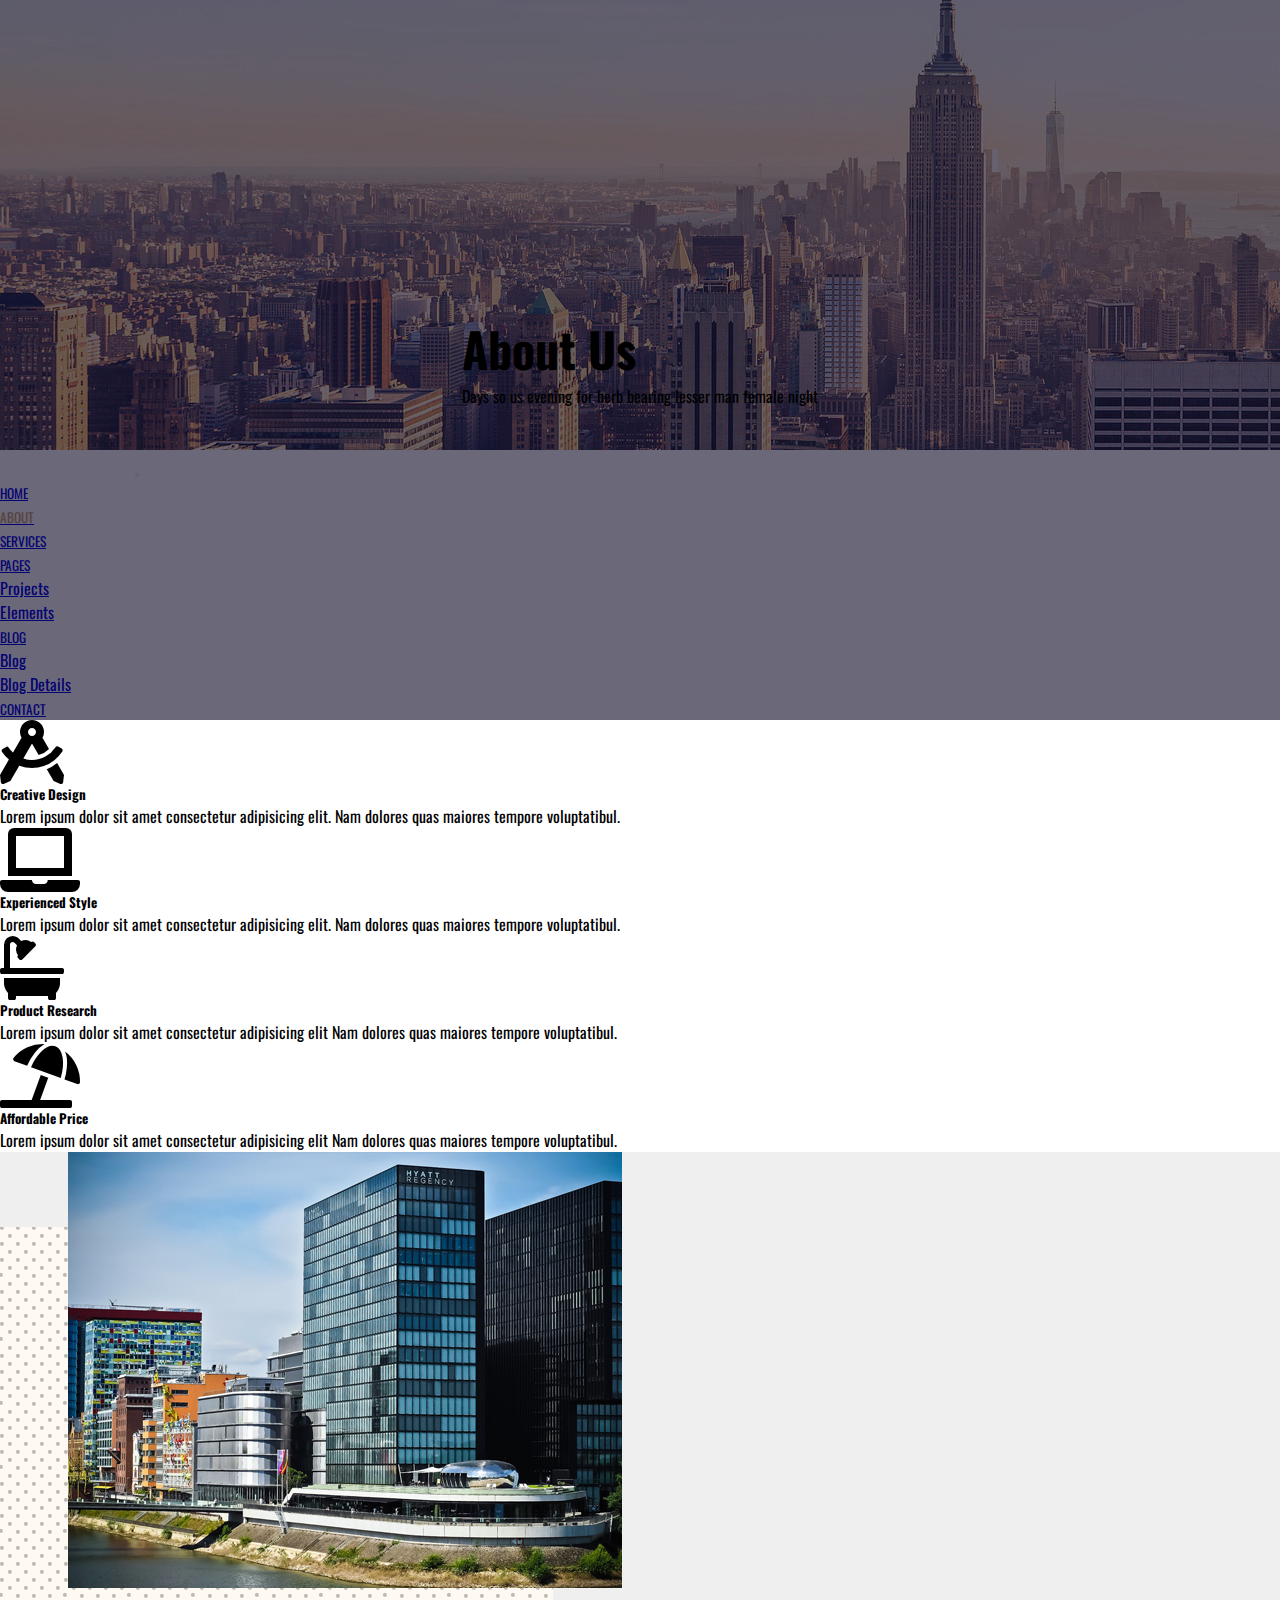
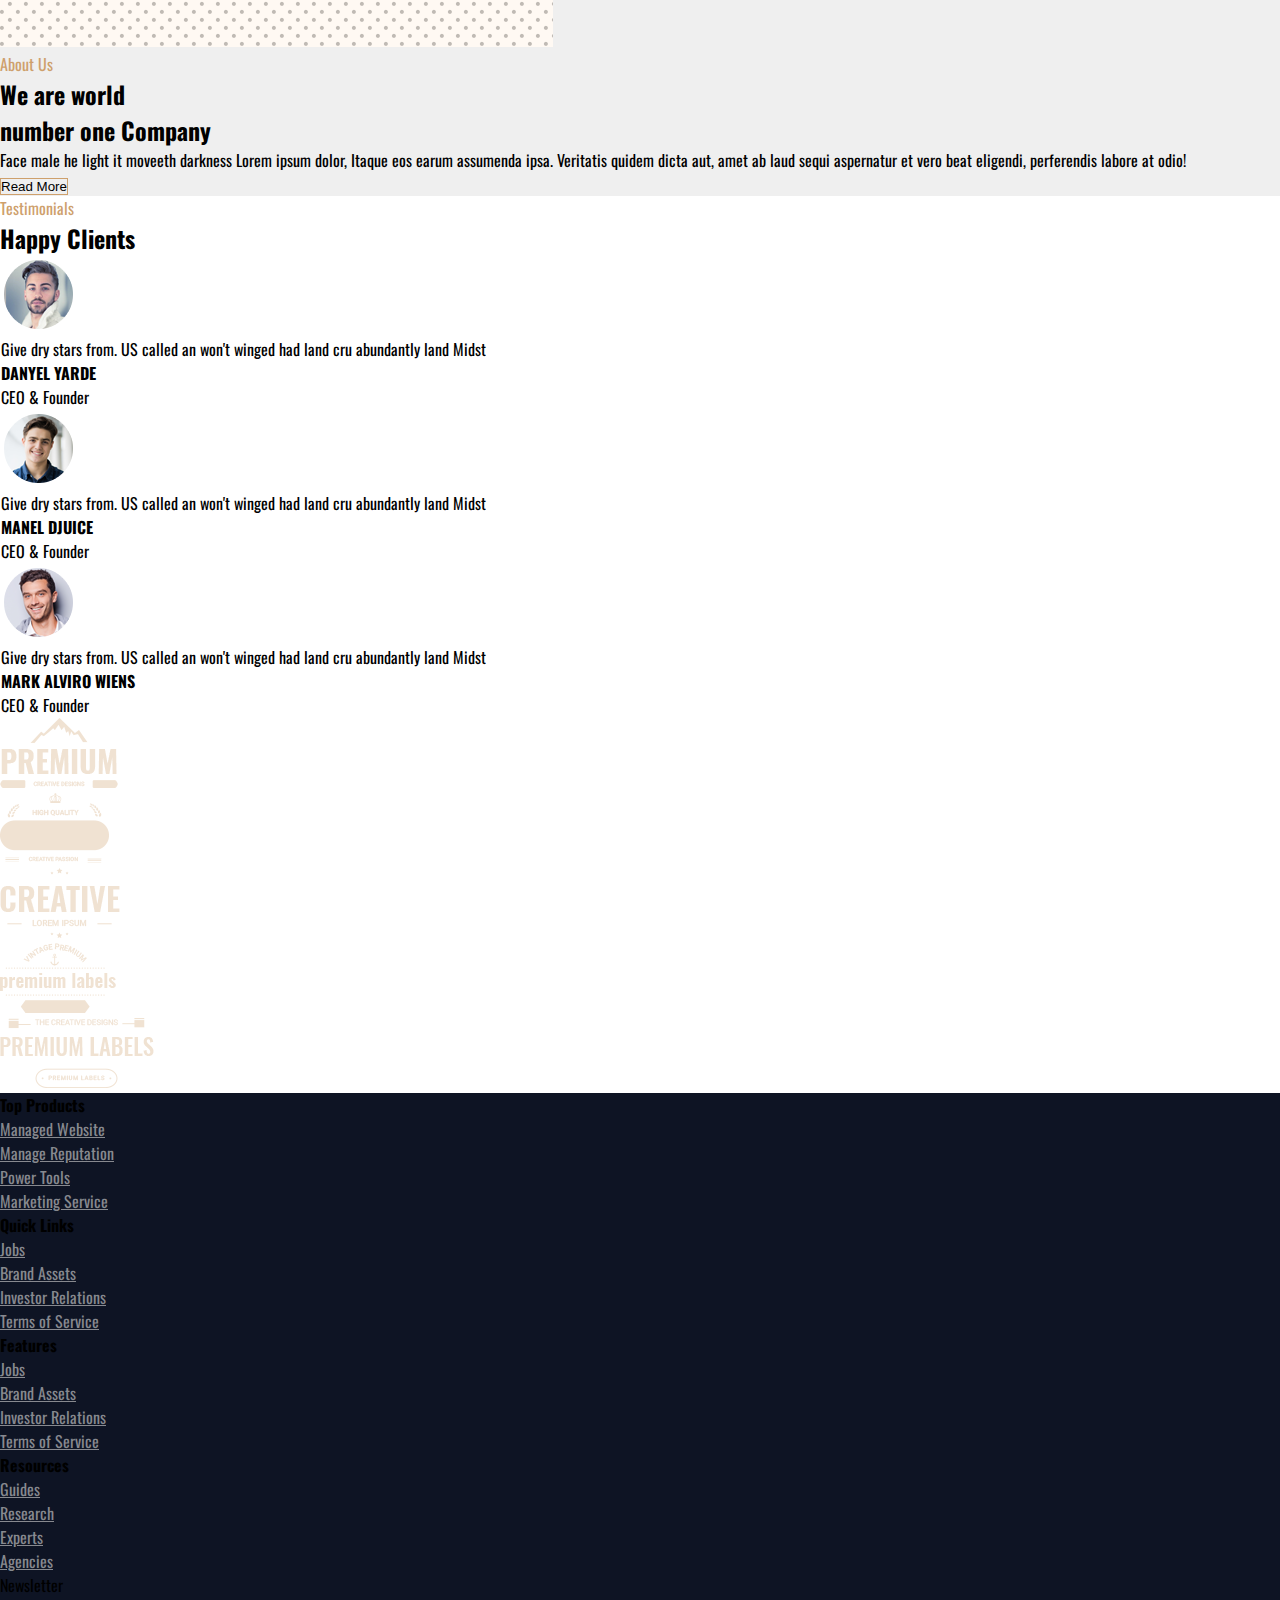
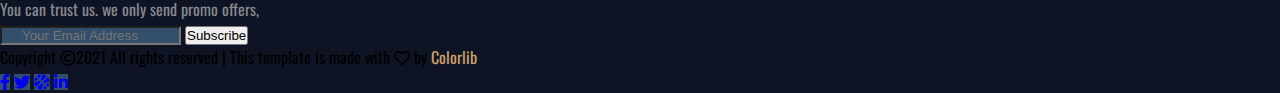
<file: Arclabs-Architecture/about.html>
<!DOCTYPE html>
<html lang="en">
    <head>
        <title>Arclabs Architecture about</title>
        <meta charset="UTF-8">
        <meta name="description" content="boootstrap practice">
        <meta name="keyword" content="HTML,CSS,JS">
        <meta name="author" content="rs">
        <meta name="viewport" content="width=device-width,initial-scale=1.0">
        <link rel="stylesheet" href="css/aboutstyles.css">
        <link rel="stylesheet" href="css/all.css">
        <link href="https://cdn.jsdelivr.net/npm/bootstrap@5.0.0-beta1/dist/css/bootstrap.min.css" rel="stylesheet" integrity="sha384-giJF6kkoqNQ00vy+HMDP7azOuL0xtbfIcaT9wjKHr8RbDVddVHyTfAAsrekwKmP1" crossorigin="anonymous">
        <link rel="preconnect" href="https://fonts.gstatic.com">
        <link href="https://fonts.googleapis.com/css2?family=Oswald&display=swap" rel="stylesheet">
    </head>
    <body>
        <header>
            <div class="container-fluid p-0">
                <div class="background">
                    <div class="background-image"></div>
                    <div class="layer"></div>
                    <nav class="navbar navbar-expand-lg navbar-dark bg-dark fixed-top p-3">
                        <div class="container">
                            <a class="navbar-brand ms-5" href="#"><img src="images/logo.png" class="img-fluid"></a>
                            <button class="navbar-toggler" type="button" data-bs-toggle="collapse" data-bs-target="#navbar" aria-controls="navbar" aria-label="collapse navbar" aria-expanded="false">
                                <span class="navbar-toggler-icon"></span>
                            </button>
                            <div class="collapse navbar-collapse" id="navbar">
                                <ul class="navbar-nav ms-auto mt-0 me-5">
                                    <li class="nav-item">
                                    <a href="index.html" class="nav-link fs-6 fw-bold" aria-current="HOME"><small class="nav-active">HOME</small></a>
                                    </li>
                                    <li class="nav-item">
                                    <a href="about.html" class="nav-link fw-bold active ms-4"><small class="activenav">ABOUT</small></a>
                                    </li>
                                    <li class="nav-item">
                                    <a href="services.html" class="nav-link fw-bold ms-4"><small class="nav-active">SERVICES</small></a>
                                    </li>
                                    <li class="nav-item dropdown">
                                    <a href="#pages" class="nav-link ms-4 fw-bold dropdown-toggle" id="navbardropdown" role="button" data-bs-toggle="dropdown" aria-expanded="false">
                                           <small class="nav-active">PAGES</small>
                                        </a>
                                           <ul class="dropdown-menu" aria-labelledby="navbardropdown">
                                               <li><a href="projects.html" class="dropdown-item">Projects</a></li>
                                               <li><a href="elements.html" class="dropdown-item">Elements</a></li>
                                           </ul> 
                                    </li>
                                    <li class="nav-item dropdown">
                                    <a href="#pages" class="nav-link dropdown-toggle fw-bold ms-4" id="navbardropdown" role="button" data-bs-toggle="dropdown" aria-expanded="false">
                                            <small class="nav-active">BLOG</small>
                                        </a>
                                           <ul class="dropdown-menu" aria-labelledby="navbardropdown">
                                               <li><a href="blog.html" class="dropdown-item">Blog</a></li>
                                               <li><a href="#blogdetails.html" class="dropdown-item">Blog Details</a></li>
                                           </ul> 
                                    </li>
                                    <li class="nav-item">
                                    <a href="contact.html" class="nav-link fw-bold ms-4"><small class="nav-active">CONTACT</small></a>
                                    </li>
                                </ul>
                            </div>
                        </div>
                    </nav>
                    <div class="backgroundtext text-white text-center">
                        <h2 class="fw-bold font-size">About Us</h2>
                        <p>Days so us evening for herb bearing lesser man female night</p>
                    </div>
                </div>
            </div>
        </header>
        <main>
            <div class="container-fluid py-5">
                <div class="container py-5">
                    <div class="row text-center py-5 mt-5">
                        <div class="col-md">
                            <i style="font-size: 4em;" class="fas fa-drafting-compass border p-5"></i>
                            <h5 class="mt-4 fw-bold">Creative Design</h5>
                            <p class="mt-3 ms-3 text-muted">Lorem ipsum dolor sit amet consectetur adipisicing elit. Nam dolores quas maiores tempore voluptatibul.</p>
                        </div>
                        <div class="col-md">
                            <i style="font-size: 4em;" class="fas fa-laptop border p-5"></i>
                            <h5 class="mt-4 fw-bold">Experienced Style</h5>
                            <p class="mt-3 ms-3 text-muted">Lorem ipsum dolor sit amet consectetur adipisicing elit. Nam dolores quas maiores tempore voluptatibul.</p>
                        </div>
                        <div class="col-md">
                            <i style="font-size: 4em;" class="fas fa-bath border p-5"></i>
                            <h5 class="mt-4 fw-bold">Product Research</h5>
                            <p class="mt-3 ms-3 text-muted">Lorem ipsum dolor sit amet consectetur adipisicing elit Nam dolores quas maiores tempore voluptatibul.</p>
                        </div>
                        <div class="col-md">
                            <i style="font-size: 4em;" class="fas fa-umbrella-beach border p-5"></i>
                            <h5 class="mt-4 fw-bold">Affordable Price</h5>
                            <p class="mt-3 ms-3 text-muted">Lorem ipsum dolor sit amet consectetur adipisicing elit Nam dolores quas maiores tempore voluptatibul.</p>
                        </div>
                    </div>
                </div>
            </div>

            <div class="container-fluid background-color">
                <div class="container">
                    <div class="row align-items-center justify-content-center">
                        <div class="col-lg-6">
                            <img src="images/about.png" class="img-fluid">
                        </div>
                        <div class="col-lg-5 ms-4 mt-5">
                            <p class="activenav">About Us</p>
                            <h2 class="fs-1 fw-bold">We are world<br>number one Company</h2>
                            <p class="text-muted mt-3">Face male he light it moveeth darkness Lorem ipsum dolor, Itaque eos earum assumenda ipsa. Veritatis quidem dicta aut, amet ab laud sequi aspernatur et vero beat eligendi, perferendis labore at odio!</p>
                            <button class="bnt btnborder btn-transparent py-3 px-5 mt-4 mb-5">Read More</button>
                        </div>
                    </div>
                </div>
            </div>

            <div class="container-fluid py-5">
                <p class="activenav text-center mt-5 mb-0">Testimonials</p>
                <h2 class="text-center fs-1 fw-bold">Happy Clients</h2>

                <div class="container mt-5">
                    <div class="row mt-3">
                        <div class="col-md bg-white">
                            <div class="row outer-border py-4">
                                <div class="col-sm-3">
                                    <img src="images/testimonial/t1.png">
                                </div>
                                <div class="col-sm-8">
                                    <p class="text-muted">Give dry stars from. US called an won't winged had land cru abundantly land Midst</p>
                                <b>DANYEL YARDE</b>
                                    <p class="text-muted">CEO & Founder</p>
                                </div>
                            </div>
                        </div>
                        <div class="col-md ms-4 bg-white">
                            <div class="row outer-border py-4">
                                <div class="col-sm-3">
                                    <img src="images/testimonial/t2.png">
                                </div>
                                <div class="col-sm-8">
                                    <p class="text-muted">Give dry stars from. US called an won't winged had land cru abundantly land Midst</p>
                                <b>MANEL DJUICE</b>
                                    <p class="text-muted">CEO & Founder</p>
                                </div>
                            </div>
                        </div>
                        <div class="col-md ms-4 bg-white">
                            <div class="row outer-border py-4">
                                <div class="col-sm-3">
                                    <img src="images/testimonial/t3.png">
                                </div>
                                <div class="col-sm-8">
                                    <p class="text-muted">Give dry stars from. US called an won't winged had land cru abundantly land Midst</p>
                                <b>MARK ALVIRO WIENS</b>
                                    <p class="text-muted">CEO & Founder</p>
                                </div>
                            </div>
                        </div>
                    </div>
                </div>
            </div>

            <div class="container-fluid py-5">
                <div class="container py-5">
                    <div class="row">
                        <div class="col-sm">
                            <a href="images/brands/b5.png"><img src="images/brands/b5.png" class="img-fluid opacity"></a>
                        </div>
                        <div class="col-sm">
                            <a href="images/brands/b5.png"><img src="images/brands/b1.png" class="img-fluid opacity"></a>
                        </div>
                        <div class="col-sm">
                            <a href="images/brands/b5.png"><img src="images/brands/b2.png" class="img-fluid opacity"></a>
                        </div>
                        <div class="col-sm">
                            <a href="images/brands/b5.png"><img src="images/brands/b3.png" class="img-fluid opacity"></a>
                        </div>
                        <div class="col-sm">
                            <a href="images/brands/b5.png"><img src="images/brands/b4.png" class="img-fluid opacity"></a>
                        </div>
                    </div>
               </div>
            </div>
        </main>
        <footer>
            <div class="container-fluid py-5 footer-area">
                <div class="container text-light py-5">
                    <div class="row">
                        <div class="col-md-2">
                            <p><b class="ms-3 fs-5 fw-bold">Top Products</b></p>
                            <ul class="nav flex-column mt-4">
                                <li class="nav-item"><a href="#" class="nav-link footnav">Managed Website</a></li>
                                <li class="nav-item"><a href="#" class="nav-link footnav">Manage Reputation</a></li>
                                <li class="nav-item"><a href="#" class="nav-link footnav">Power Tools</a></li>
                                <li class="nav-item"><a href="#" class="nav-link footnav">Marketing Service</a></li>
                            </ul>
                        </div>
                        <div class="col-md-2">
                            <p><b class="ms-3 fs-5 fw-bold">Quick Links</b></p>
                            <ul class="nav flex-column mt-4">
                                <li class="nav-item"><a href="#" class="nav-link footnav">Jobs</a></li>
                                <li class="nav-item"><a href="#" class="nav-link footnav">Brand Assets</a></li>
                                <li class="nav-item"><a href="#" class="nav-link footnav">Investor Relations</a></li>
                                <li class="nav-item"><a href="#" class="nav-link footnav">Terms of Service</a></li>
                            </ul>
                        </div>
                        <div class="col-md-2">
                            <p><b class="ms-3 fs-5 fw-bold">Features</b></p>
                            <ul class="nav flex-column mt-4">
                                <li class="nav-item"><a href="#" class="nav-link footnav">Jobs</a></li>
                                <li class="nav-item"><a href="#" class="nav-link footnav">Brand Assets</a></li>
                                <li class="nav-item"><a href="#" class="nav-link footnav">Investor Relations</a></li>
                                <li class="nav-item"><a href="#" class="nav-link footnav">Terms of Service</a></li>
                            </ul>
                        </div>
                        <div class="col-md-1">
                            <p><b class="ms-3 fs-5 fw-bold">Resources</b></p>
                            <ul class="nav flex-column mt-4">
                                <li class="nav-item"><a href="#" class="nav-link footnav">Guides</a></li>
                                <li class="nav-item"><a href="#" class="nav-link footnav">Research</a></li>
                                <li class="nav-item"><a href="#" class="nav-link footnav">Experts</a></li>
                                <li class="nav-item"><a href="#" class="nav-link footnav">Agencies</a></li>
                            </ul>
                        </div>
                        <div class="col-md-4 ms-5">
                            <p class="fw-bold fs-5">Newsletter</p>
                            <p class="ms-1 text-color mt-4">You can trust us. we only send promo offers,</p>
                            <div class="input-group">
                                <input type="text" style="background: #334f6c;" class="form-control p-0 py-1 input border-0 v rounded-0 text-light" placeholder="Your Email Address" aria-label="basic" aria-describedby="addon">
                                <span class="input-group-text bg-light py-1 rounded-0 border-0" id="addon"><button class="btn btn-light border-0 rounded-0 v">Subscribe</button></span>
                            </div>
                        </div>
                    </div>
                   <div class="row mt-5">
                       <div class="col-md-6">
                        <p class="ms-3">Copyright <span><i class="far fa-copyright"></i></span>2021 All rights reserved | This template is made with <span><i class="far fa-heart"></i></span> by <a href="#" class="last">Colorlib</a></p>
                       </div>
                       <div class="col-md-6 text-end ms-auto">
                        <a href="#"><i class="fab fa-facebook-f text-light icon-background px-3 py-3"></i></a>
                        <a href="#"><i class="fab fa-twitter text-light icon-background px-3 py-3"></i></a>
                        <a href="#"><i class="fas fa-basketball-ball text-light icon-background px-3 py-3"></i></a>
                        <a href="#"><i class="fab fa-linkedin-in text-light icon-background px-3 py-3"></i></a>
                       </div>
                   </div>
                </div>
        </div>
        </footer>
    </body>
    <script src="https://code.jquery.com/jquery-3.5.1.min.js" integrity="sha256-9/aliU8dGd2tb6OSsuzixeV4y/faTqgFtohetphbbj0=" crossorigin="anonymous"></script>
    <script src="https://cdn.jsdelivr.net/npm/bootstrap@5.0.0-beta1/dist/js/bootstrap.bundle.min.js" integrity="sha384-ygbV9kiqUc6oa4msXn9868pTtWMgiQaeYH7/t7LECLbyPA2x65Kgf80OJFdroafW" crossorigin="anonymous"></script>
</html>
</file>
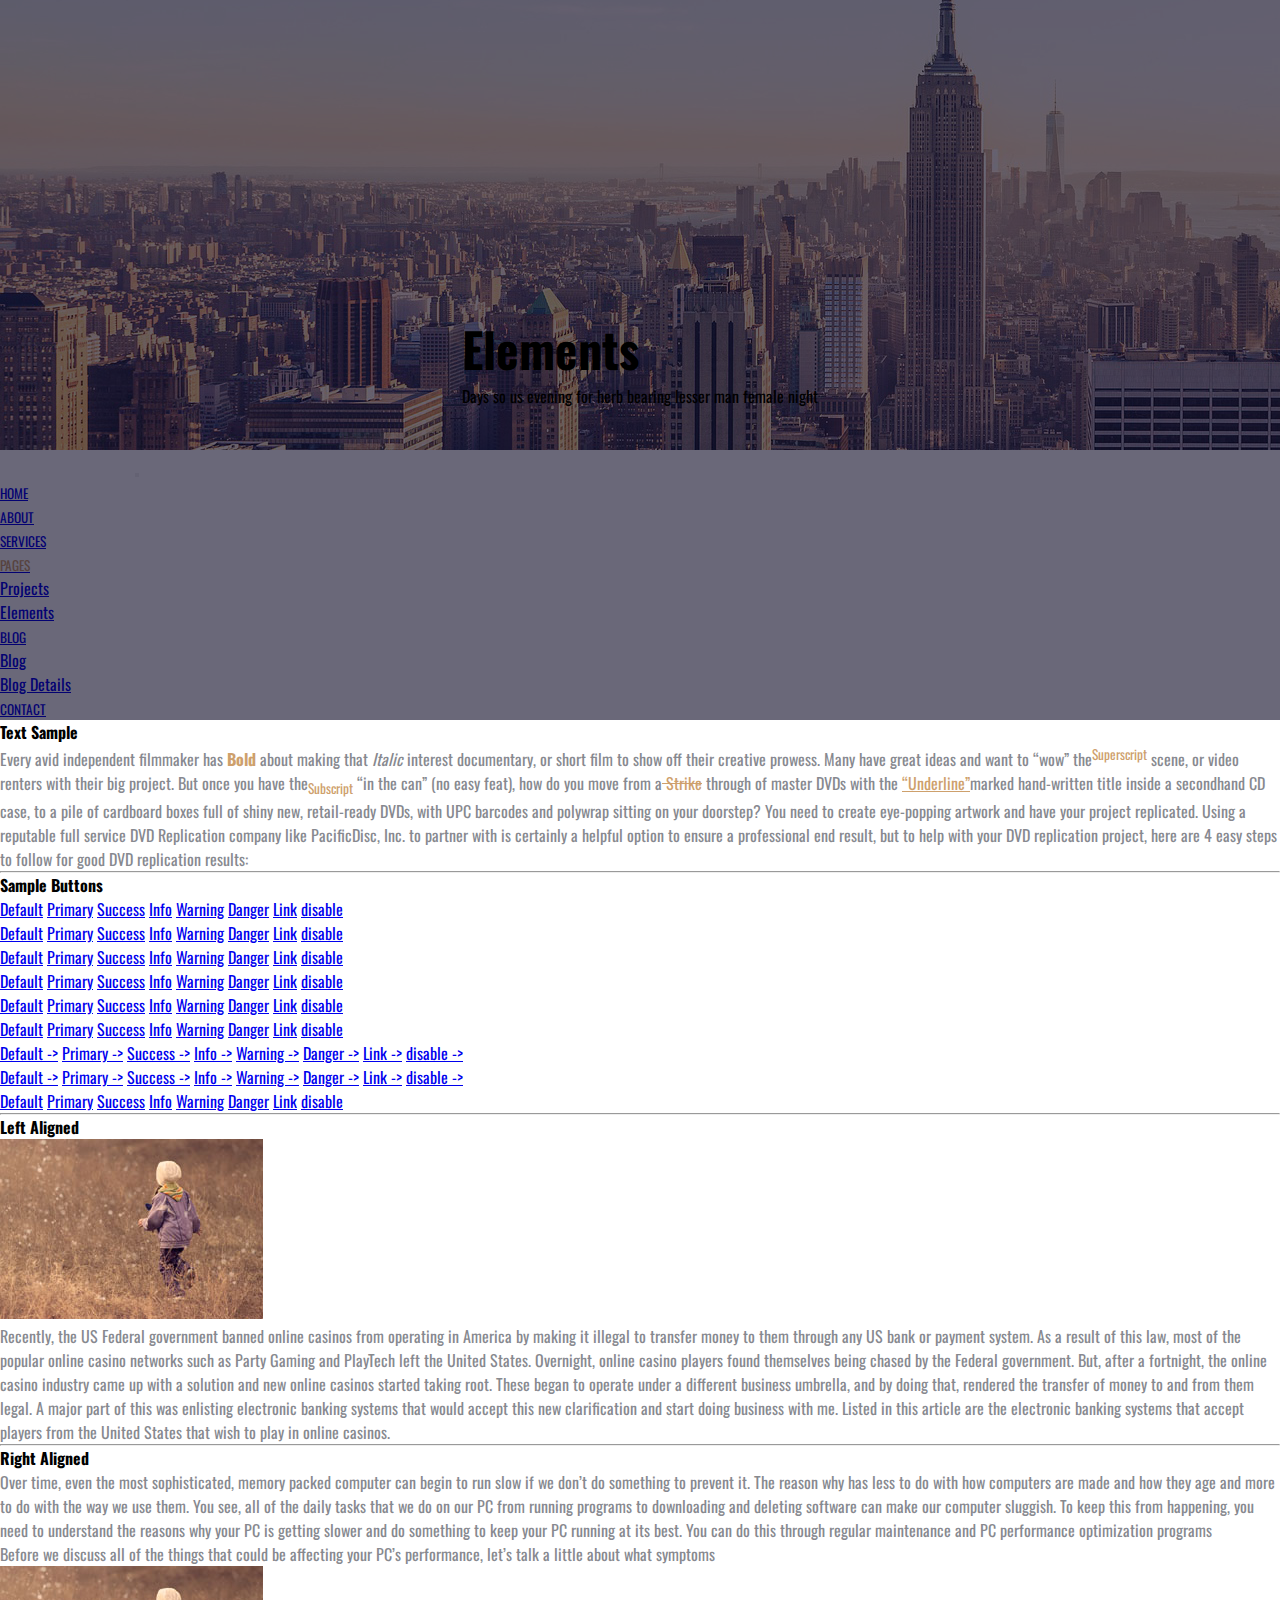
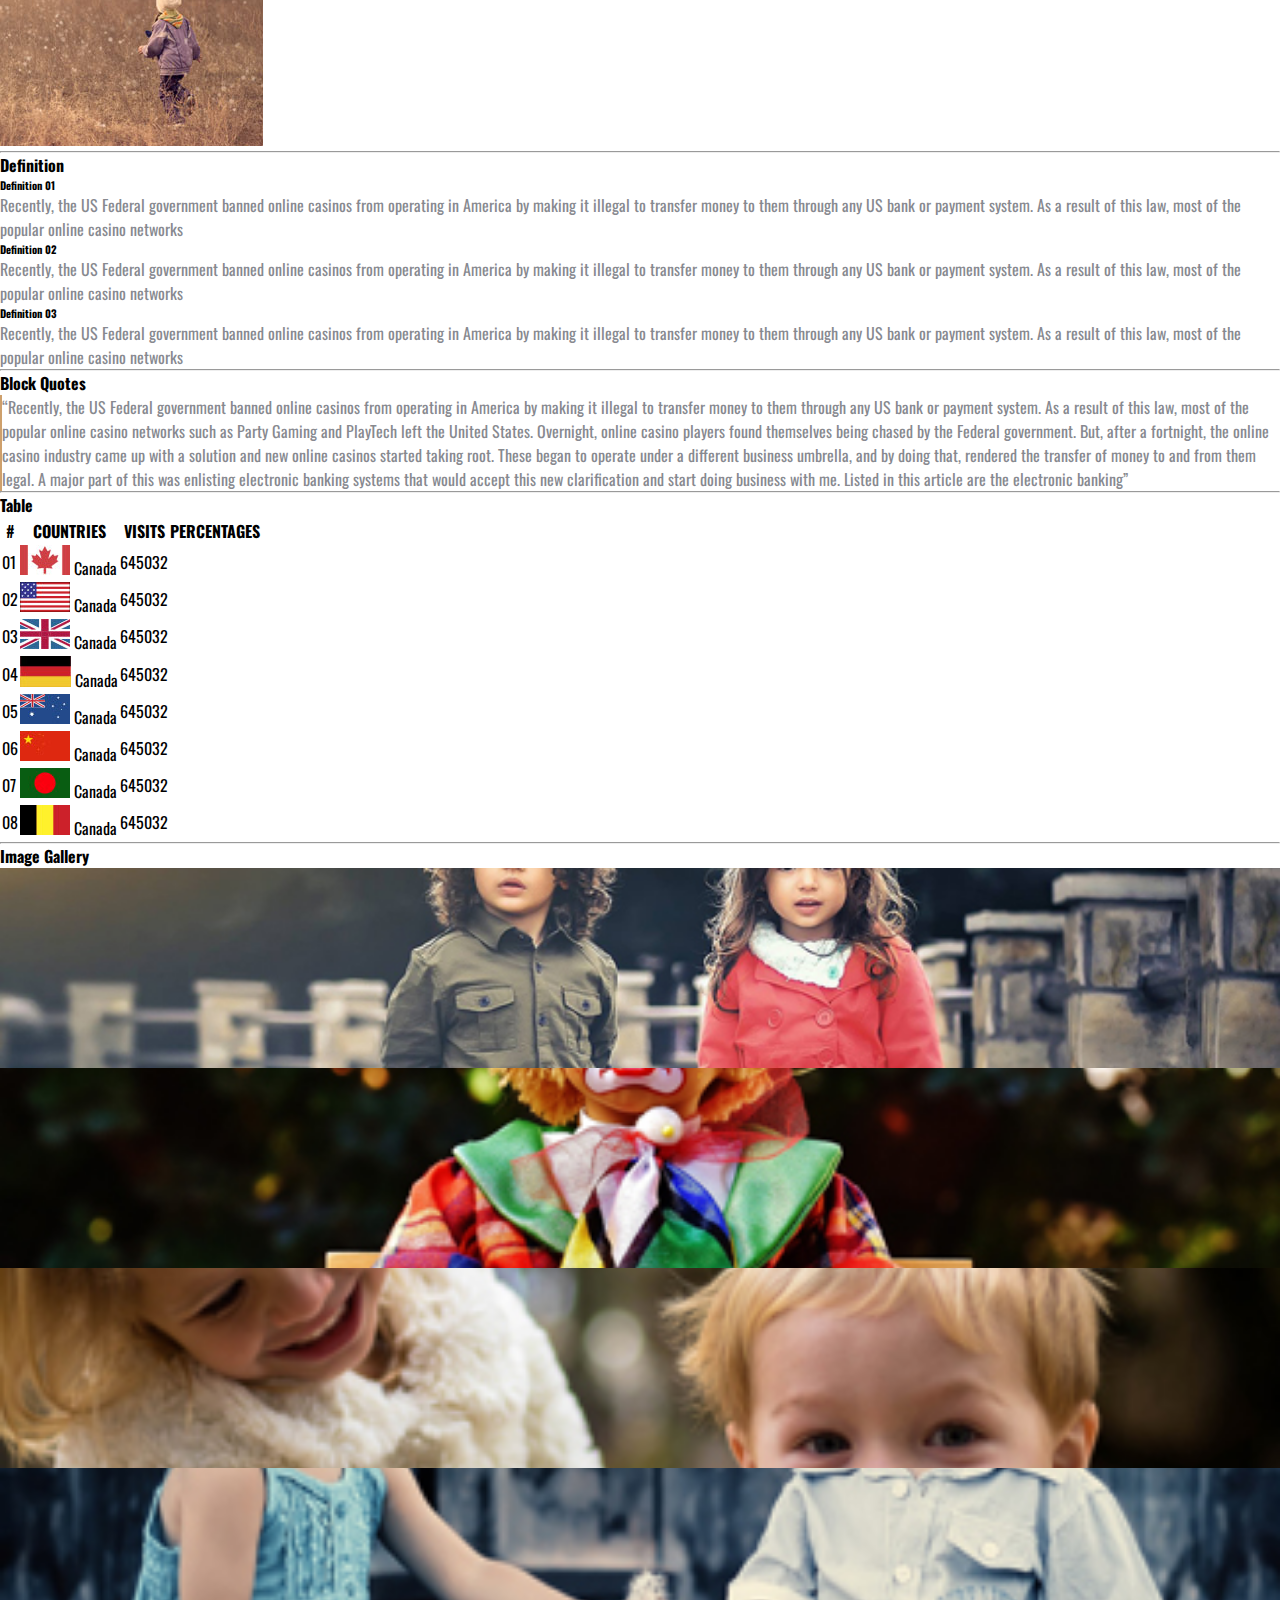
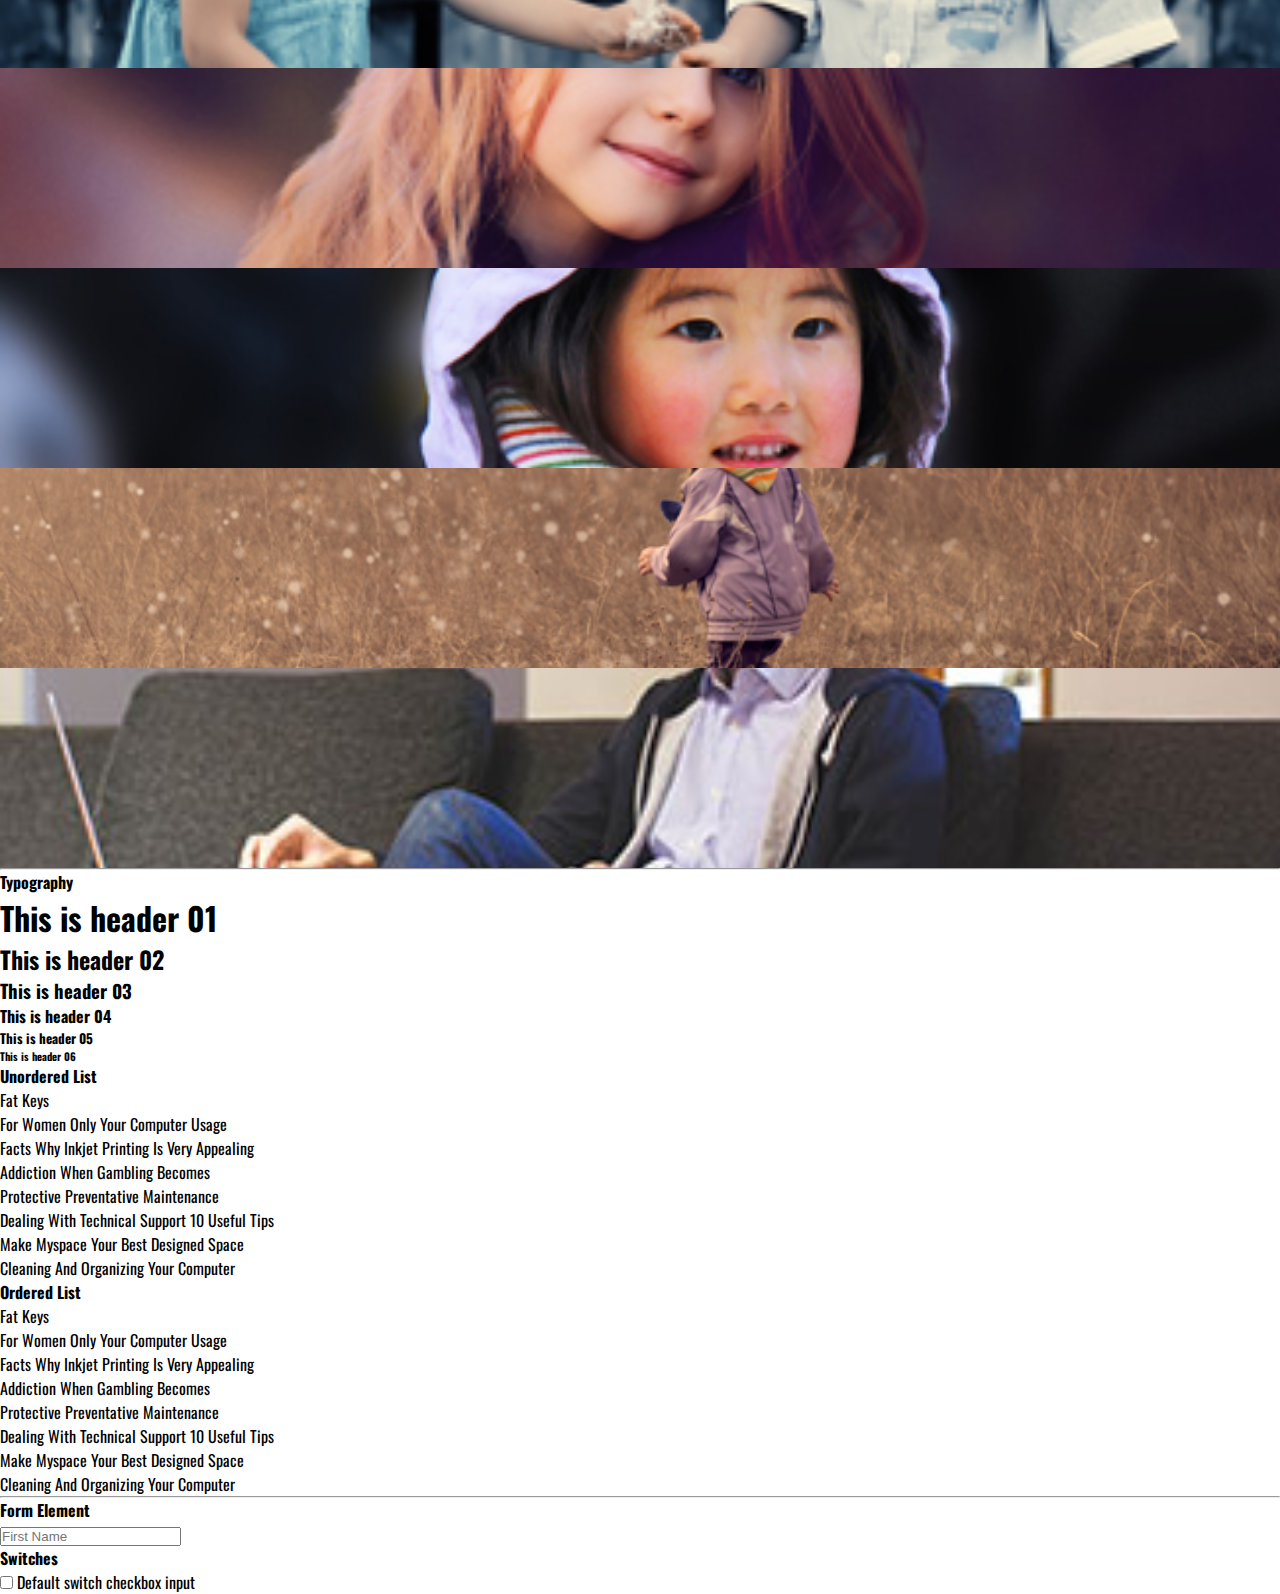
<file: Arclabs-Architecture/elements.html>
<!DOCTYPE html>
<html lang="en">
    <head>
        <title>Arclabs Architecture projects</title>
        <meta charset="UTF-8">
        <meta name="description" content="practice bootstrap5">
        <meta name="keyword" content="HTML,CSS,JS">
        <meta name="author" content="rs">
        <meta name="viewport" content="width=device-width,initial-scale=1.0">
        <link rel="stylesheet" href="css/elementsstyles.css">
        <link rel="stylesheet" href="css/all.css">
        <link href="https://cdn.jsdelivr.net/npm/bootstrap@5.0.0-beta1/dist/css/bootstrap.min.css" rel="stylesheet" integrity="sha384-giJF6kkoqNQ00vy+HMDP7azOuL0xtbfIcaT9wjKHr8RbDVddVHyTfAAsrekwKmP1" crossorigin="anonymous">
        <link rel="preconnect" href="https://fonts.gstatic.com">
        <link href="https://fonts.googleapis.com/css2?family=Oswald&display=swap" rel="stylesheet">
    </head>
    <body>
        <header>
            <div class="container-fluid p-0">
                <div class="background">
                    <div class="background-image"></div>
                    <div class="layer"></div>
                    <nav class="navbar navbar-expand-lg navbar-dark bg-dark fixed-top p-3">
                        <div class="container">
                            <a class="navbar-brand ms-5" href="#"><img src="images/logo.png" class="img-fluid"></a>
                            <button class="navbar-toggler" type="button" data-bs-toggle="collapse" data-bs-target="#navbar" aria-controls="navbar" aria-label="collapse navbar" aria-expanded="false">
                                <span class="navbar-toggler-icon"></span>
                            </button>
                            <div class="collapse navbar-collapse" id="navbar">
                                <ul class="navbar-nav ms-auto mt-0 me-5">
                                    <li class="nav-item">
                                    <a href="index.html" class="nav-link fs-6 fw-bold" aria-current="HOME"><small class="active-nav">HOME</small></a>
                                    </li>
                                    <li class="nav-item">
                                    <a href="about.html" class="nav-link fw-bold ms-4"><small class="active-nav">ABOUT</small></a>
                                    </li>
                                    <li class="nav-item">
                                    <a href="services.html" class="nav-link fw-bold ms-4"><small class="active-nav">SERVICES</small></a>
                                    </li>
                                    <li class="nav-item dropdown">
                                    <a href="#pages" class="nav-link active ms-4 fw-bold dropdown-toggle" id="navbardropdown" role="button" data-bs-toggle="dropdown" aria-expanded="false">
                                           <small class="activenav">PAGES</small>
                                        </a>
                                           <ul class="dropdown-menu" aria-labelledby="navbardropdown">
                                               <li><a href="projects.html" class="dropdown-item">Projects</a></li>
                                               <li><a href="elements.html" class="dropdown-item">Elements</a></li>
                                           </ul> 
                                    </li>
                                    <li class="nav-item dropdown">
                                    <a href="#pages" class="nav-link dropdown-toggle fw-bold ms-4" id="navbardropdown" role="button" data-bs-toggle="dropdown" aria-expanded="false">
                                            <small class="active-nav">BLOG</small>
                                        </a>
                                           <ul class="dropdown-menu" aria-labelledby="navbardropdown">
                                               <li><a href="blog.html" class="dropdown-item">Blog</a></li>
                                               <li><a href="blogdetails.html" class="dropdown-item">Blog Details</a></li>
                                           </ul> 
                                    </li>
                                    <li class="nav-item">
                                    <a href="contact.html" class="nav-link fw-bold ms-4"><small class="active-nav">CONTACT</small></a>
                                    </li>
                                </ul>
                            </div>
                        </div>
                    </nav>
                    <div class="backgroundtext text-white text-center">
                        <h2 class="fw-bold fontheading-size">Elements</h2>
                        <p>Days so us evening for herb bearing lesser man female night</p>
                    </div>
                </div>
            </div>
        </header>
        <main>
            <div class="container-fluid bg-light py-5">
                <div class="container py-5">
                    <h4 class="ms-5">Text Sample</h4>
                    <p class="text-color ms-5 mt-4">Every avid independent filmmaker has<b class="activenav">
                        Bold</b> about making that <i>Italic</i> interest documentary, or short film to show off their creative prowess.
                         Many have great ideas and want to “wow” the<sup class="activenav">Superscript</sup> scene, or video renters with their big project.
                        But once you have the<sub class="activenav">Subscript</sub> “in the can” (no easy feat), how do you move from a<del class="activenav"> Strike</del>
                        through of master DVDs with the <u class="activenav">“Underline”</u>marked hand-written title inside a secondhand CD case, to a pile of cardboard 
                        boxes full of shiny new, retail-ready DVDs, with UPC barcodes and polywrap sitting on your doorstep? You need to create eye-popping artwork and have 
                        your project replicated. Using a reputable full service DVD Replication company like PacificDisc, Inc. to partner with is certainly a helpful option 
                        to ensure a professional end result, but to help with your DVD replication project, here are 4 easy steps to follow for good DVD replication results:
                    </p>
                    <hr class="mt-5 text-color ms-5 mb-5">
                    <h4 class="ms-5">Sample Buttons</h4>
                    <div class="d-grid gap-2 d-md-block ms-5 mt-5">
                        <a href="#" class="btn btn-light rounded-0" role="button">Default</a>
                        <a href="#" class="btn btn-primary rounded-0" role="button">Primary</a>
                        <a href="#" class="btn btn-success rounded-0" role="button">Success</a>
                        <a href="#" class="btn btn-info rounded-0" role="button">Info</a>
                        <a href="#" class="btn btn-warning rounded-0" role="button">Warning</a>
                        <a href="#" class="btn btn-danger rounded-0" role="button">Danger</a>
                        <a href="#" class="btn btn-link rounded-0">Link</a>
                        <a href="#" class="btn btn-link rounded-0 disabled p-">disable</a>
                    </div>
                    <div class="d-grid gap-2 d-md-block ms-5 mt-5">
                        <a href="#" class="btn btn-outline-light text-dark rounded-0" role="button">Default</a>
                        <a href="#" class="btn btn-outline-primary rounded-0" role="button">Primary</a>
                        <a href="#" class="btn btn-outline-success rounded-0" role="button">Success</a>
                        <a href="#" class="btn btn-outline-info rounded-0" role="button">Info</a>
                        <a href="#" class="btn btn-outline-warning rounded-0" role="button">Warning</a>
                        <a href="#" class="btn btn-outline-danger rounded-0" role="button">Danger</a>
                        <a href="#" class="btn btn-outline-link roounded-0">Link</a>
                        <a href="#" class="btn btn-outline-link rounded-0 disabled p-">disable</a>
                    </div>
                    <div class="d-grid gap-2 d-md-block ms-5 mt-5">
                        <a href="#" class="btn btn-light" role="button">Default</a>
                        <a href="#" class="btn btn-primary" role="button">Primary</a>
                        <a href="#" class="btn btn-success" role="button">Success</a>
                        <a href="#" class="btn btn-info" role="button">Info</a>
                        <a href="#" class="btn btn-warning" role="button">Warning</a>
                        <a href="#" class="btn btn-danger" role="button">Danger</a>
                        <a href="#" class="btn btn-link">Link</a>
                        <a href="#" class="btn btn-link disabled p-">disable</a>
                    </div>
                    <div class="d-grid gap-2 d-md-block ms-5 mt-5">
                        <a href="#" class="btn btn-outline-light text-dark" role="button">Default</a>
                        <a href="#" class="btn btn-outline-primary" role="button">Primary</a>
                        <a href="#" class="btn btn-outline-success" role="button">Success</a>
                        <a href="#" class="btn btn-outline-info" role="button">Info</a>
                        <a href="#" class="btn btn-outline-warning" role="button">Warning</a>
                        <a href="#" class="btn btn-outline-danger" role="button">Danger</a>
                        <a href="#" class="btn btn-outline-link roounded-0">Link</a>
                        <a href="#" class="btn btn-outline-link disabled p-">disable</a>
                    </div>
                    <div class="d-grid gap-2 d-md-block ms-5 mt-5">
                        <a href="#" class="btn btn-light rounded-pill" role="button">Default</a>
                        <a href="#" class="btn btn-primary rounded-pill" role="button">Primary</a>
                        <a href="#" class="btn btn-success rounded-pill" role="button">Success</a>
                        <a href="#" class="btn btn-info rounded-pill" role="button">Info</a>
                        <a href="#" class="btn btn-warning rounded-pill" role="button">Warning</a>
                        <a href="#" class="btn btn-danger rounded-pill" role="button">Danger</a>
                        <a href="#" class="btn btn-link rounded-pill">Link</a>
                        <a href="#" class="btn btn-link disabled rounded-pill">disable</a>
                    </div>
                    <div class="d-grid gap-2 d-md-block ms-5 mt-5">
                        <a href="#" class="btn btn-outline-light text-dark rounded-pill" role="button">Default</a>
                        <a href="#" class="btn btn-outline-primary rounded-pill" role="button">Primary</a>
                        <a href="#" class="btn btn-outline-success rounded-pill" role="button">Success</a>
                        <a href="#" class="btn btn-outline-info rounded-pill" role="button">Info</a>
                        <a href="#" class="btn btn-outline-warning rounded-pill" role="button">Warning</a>
                        <a href="#" class="btn btn-outline-danger rounded-pill" role="button">Danger</a>
                        <a href="#" class="btn btn-outline-link roounded-pill">Link</a>
                        <a href="#" class="btn btn-outline-link disabled">disable</a>
                    </div>
                    <div class="d-grid gap-2 d-md-block ms-5 mt-5">
                        <a href="#" class="btn btn-light rounded-pill" role="button">Default -></a>
                        <a href="#" class="btn btn-primary rounded-pill" role="button">Primary -></a>
                        <a href="#" class="btn btn-success rounded-pill" role="button">Success -></a>
                        <a href="#" class="btn btn-info rounded-pill" role="button">Info -></a>
                        <a href="#" class="btn btn-warning rounded-pill" role="button">Warning -></a>
                        <a href="#" class="btn btn-danger rounded-pill" role="button">Danger -></a>
                        <a href="#" class="btn btn-link rounded-pill">Link -></a>
                        <a href="#" class="btn btn-link disabled rounded-pill">disable -></a>
                    </div>
                    <div class="d-grid gap-2 d-md-block ms-5 mt-5">
                        <a href="#" class="btn btn-outline-light text-dark rounded-pill" role="button">Default -></a>
                        <a href="#" class="btn btn-outline-primary rounded-pill" role="button">Primary -></a>
                        <a href="#" class="btn btn-outline-success rounded-pill" role="button">Success -></a>
                        <a href="#" class="btn btn-outline-info rounded-pill" role="button">Info -></a>
                        <a href="#" class="btn btn-outline-warning rounded-pill" role="button">Warning -></a>
                        <a href="#" class="btn btn-outline-danger rounded-pill" role="button">Danger -></a>
                        <a href="#" class="btn btn-outline-link roounded-pill">Link -></a>
                        <a href="#" class="btn btn-outline-link disabled">disable -></a>
                    </div>
                    <div class="d-grid gap-2 d-md-block ms-5 mt-5">
                        <a href="#" class="btn btn-lg btn-light rounded-0" role="button">Default</a>
                        <a href="#" class="btn btn-lg btn-primary rounded-0" role="button">Primary</a>
                        <a href="#" class="btn btn-success rounded-0" role="button">Success</a>
                        <a href="#" class="btn btn-info btn-sm rounded-0" role="button">Info</a>
                        <a href="#" class="btn btn-warning rounded-0" role="button">Warning</a>
                        <a href="#" class="btn btn-danger btn-lg rounded-0" role="button">Danger</a>
                        <a href="#" class="btn btn-link rounded-0">Link</a>
                        <a href="#" class="btn btn-link rounded-0 disabled p-">disable</a>
                    </div>
                    <hr class="mt-5 ms-5 text-color">
                    <h4 class="ms-5 mt-5">Left Aligned</h4>
                    <div class="row ms-5 mt-5">
                        <div class="col-md-3">
                            <img src="images/elements/d.jpg" class="img-fluid">
                        </div>
                        <div class="col-md-9">
                            <p class="text-color">Recently, the US Federal government banned online casinos from operating in America by making it illegal to transfer money to them through any US bank or payment system. As a result of this law, most of the popular online casino networks such as Party Gaming and PlayTech left the United States. Overnight, online casino players found themselves being chased by the Federal government. But, after a fortnight, the online casino industry came up with a solution and new online casinos started taking root. These began to operate under a different business umbrella, and by doing that, rendered the transfer of money to and from them legal. A major part of this was enlisting electronic banking systems that would accept this new clarification and start doing business with me. Listed in this article are the electronic banking systems that accept players from the United States that wish to play in online casinos.</p>
                        </div>
                    </div>
                    <hr class="text-color ms-5 mt-5">
                    <div class="text-end">
                        <h4 class="mt-5">Right Aligned</h4>
                    </div>
                    <div class="row ms-5 mt-5">
                        <div class="col-md-9 text-end">
                            <p class="text-color">Over time, even the most sophisticated, memory packed computer can begin to run slow if we don’t do something to prevent it. The reason why has less to do with how computers are made and how they age and more to do with the way we use them. You see, all of the daily tasks that we do on our PC from running programs to downloading and deleting software can make our computer sluggish. To keep this from happening, you need to understand the reasons why your PC is getting slower and do something to keep your PC running at its best. You can do this through regular maintenance and PC performance optimization programs</p>
                            <p class="text-color">Before we discuss all of the things that could be affecting your PC’s performance, let’s talk a little about what symptoms</p>
                        </div>
                        <div class="col-md-3">
                            <img src="images/elements/d.jpg" class="img-fluid">
                        </div>
                    </div>
                    <hr class="text-color ms-5 mt-5">
                    <h4 class="ms-5 mt-5">Definition</h4>
                    <div class="row ms-5 mt-5">
                        <div class="col-md">
                            <h6>Definition 01</h6>
                            <p class="text-color">Recently, the US Federal government banned online casinos from operating in America by making it illegal to transfer money to them through any US bank or payment system. As a result of this law, most of the popular online casino networks</p>
                        </div>
                        <div class="col-md">
                            <h6>Definition 02</h6>
                            <p class="text-color">Recently, the US Federal government banned online casinos from operating in America by making it illegal to transfer money to them through any US bank or payment system. As a result of this law, most of the popular online casino networks</p>
                        </div>
                        <div class="col-md">
                            <h6>Definition 03</h6>
                            <p class="text-color">Recently, the US Federal government banned online casinos from operating in America by making it illegal to transfer money to them through any US bank or payment system. As a result of this law, most of the popular online casino networks</p>
                        </div>
                    </div>
                    <hr class="ms-5 mt-5">
                    <h4 class="ms-5 mt-5">Block Quotes</h4>
                    <p class="border-left text-color bg-white p-5 ms-5 mt-5">“Recently, the US Federal government banned online casinos from operating in America by making it illegal to transfer money to them through any US bank or payment system. As a result of this law, most of the popular online casino networks such as Party Gaming and PlayTech left the United States. Overnight, online casino players found themselves being chased by the Federal government. But, after a fortnight, the online casino industry came up with a solution and new online casinos started taking root. These began to operate under a different business umbrella, and by doing that, rendered the transfer of money to and from them legal. A major part of this was enlisting electronic banking systems that would accept this new clarification and start doing business with me. Listed in this article are the electronic banking”</p>
                    <hr class="text-color ms-5 mt-5">
                    <h4 class="ms-5 mt-5">Table</h4>
                    <table class="table ms-5 mt-5">
                        <tr>
                            <th>#</th>
                            <th>COUNTRIES</th>
                            <th>VISITS</th>
                            <th>PERCENTAGES</th>
                        </tr>
                        <tr>
                            <td>01</td>
                            <td><img src="images/elements/f1.jpg" class="img-fluid"> Canada</td>
                            <td>645032</td>
                            <td>
                              <div class="progress">
                                  <div class="progress-bar w-100" role="progressbar" aria-valuenow="100" aria-valuemin="0" aria-valuemax="100"></div>
                              </div>
                            </td>
                        </tr>
                        <tr>
                            <td>02</td>
                            <td><img src="images/elements/f2.jpg" class="img-fluid"> Canada</td>
                            <td>645032</td>
                            <td>
                                <div class="progress">
                                    <div class="progress-bar w-75" role="progressbar" aria-valuenow="100" aria-valuemin="0" aria-valuemax="100"></div>
                                </div>
                            </td>
                        </tr>
                        <tr>
                            <td>03</td>
                            <td><img src="images/elements/f3.jpg" class="img-fluid"> Canada</td>
                            <td>645032</td>
                            <td>
                                <div class="progress">
                                    <div class="progress-bar w-50" role="progressbar" aria-valuenow="100" aria-valuemin="0" aria-valuemax="100"></div>
                                </div>
                            </td>
                        </tr>
                        <tr>
                            <td>04</td>
                            <td><img src="images/elements/f4.jpg" class="img-fluid"> Canada</td>
                            <td>645032</td>
                            <td>
                                <div class="progress">
                                    <div class="progress-bar w-25" role="progressbar" aria-valuenow="100" aria-valuemin="0" aria-valuemax="100"></div>
                                </div>
                            </td>
                        </tr>
                        <tr>
                            <td>05</td>
                            <td><img src="images/elements/f5.jpg" class="img-fluid"> Canada</td>
                            <td>645032</td>
                            <td>
                                <div class="progress">
                                    <div class="progress-bar w-100" role="progressbar" aria-valuenow="100" aria-valuemin="0" aria-valuemax="100"></div>
                                </div>
                            </td>
                        </tr>
                        <tr>
                            <td>06</td>
                            <td><img src="images/elements/f6.jpg" class="img-fluid"> Canada</td>
                            <td>645032</td>
                            <td>
                                <div class="progress">
                                    <div class="progress-bar w-75" role="progressbar" aria-valuenow="100" aria-valuemin="0" aria-valuemax="100"></div>
                                </div>
                            </td>
                        </tr>
                        <tr>
                            <td>07</td>
                            <td><img src="images/elements/f7.jpg" class="img-fluid"> Canada</td>
                            <td>645032</td>
                            <td>
                                <div class="progress">
                                    <div class="progress-bar w-50" role="progressbar" aria-valuenow="100" aria-valuemin="0" aria-valuemax="100"></div>
                                </div>
                            </td>
                        </tr>
                        <tr>
                            <td>08</td>
                            <td><img src="images/elements/f8.jpg" class="img-fluid"> Canada</td>
                            <td>645032</td>
                            <td>
                                <div class="progress">
                                    <div class="progress-bar w-25" role="progressbar" aria-valuenow="100" aria-valuemin="0" aria-valuemax="100"></div>
                                </div>
                            </td>
                        </tr>
                    </table>
                    <hr class="ms-5 text-color mt-5">
                    <h4 class="mt-4 ms-5">Image Gallery</h4>
                    <div class="row mt-5 ms-5">
                        <div class="col-md-4">
                            <div class="g-1">
                            </div>
                        </div>
                        <div class="col-md-4">
                           <div class="g-2"></div>
                        </div>
                        <div class="col-md-4">
                            <div class="g-3"></div>
                        </div>
                    </div>
                    <div class="row mt-4 ms-5">
                        <div class="col-md-6">
                            <div class="g-4"></div>
                        </div>
                        <div class="col-md-6">
                           <div class="g-5"></div>
                        </div>
                    </div>
                    <div class="row mt-4 ms-5">
                        <div class="col-md-4">
                            <div class="g-6">
                            </div>
                        </div>
                        <div class="col-md-4">
                           <div class="g-7"></div>
                        </div>
                        <div class="col-md-4">
                            <div class="g-8"></div>
                        </div>
                    </div>
                    <hr class="text-color ms-5 mt-5">
                    <div class="row py-5 ms-5">
                        <div class="col-md-4">
                            <h4 class="py-4">Typography</h4>
                            <h1>This is header 01</h1>
                            <h2>This is header 02</h2>
                            <h3>This is header 03</h3>
                            <h4>This is header 04</h4>
                            <h5>This is header 05</h5>
                            <h6>This is header 06</h6>
                        </div>
                        <div class="col-md-4">
                            <h4 class="py-4">Unordered List</h4>
                            <ul style="list-style: circle;">
                                <li>Fat Keys</li>
                                <li>For Women Only Your Computer Usage</li>
                                <li>Facts Why Inkjet Printing Is Very Appealing</li>
                                <ul>
                                    <li>Addiction When Gambling Becomes</li>
                                   <li>Protective Preventative Maintenance</li>
                                </ul>
                                <li>Dealing With Technical Support 10 Useful Tips</li>
                                <li>Make Myspace Your Best Designed Space</li>
                                <li>Cleaning And Organizing Your Computer</li>
                            </ul>
                        </div>
                        <div class="col-md-4">
                            <h4 class="py-4">Ordered List</h4>
                            <ol>
                                <li>Fat Keys</li>
                                <li>For Women Only Your Computer Usage</li>
                                <li>Facts Why Inkjet Printing Is Very Appealing</li>
                                <ol>
                                    <li>Addiction When Gambling Becomes</li>
                                    <li>Protective Preventative Maintenance</li>
                                </ol>
                                <li>Dealing With Technical Support 10 Useful Tips</li>
                                <li>Make Myspace Your Best Designed Space</li>
                                <li>Cleaning And Organizing Your Computer</li>
                            </ol>
                        </div>
                        <hr class="text-color ms-5 mt-5">
                        <div class="row ms-5 mt-5">
                            <div class="col-md-9">
                                <h4>Form Element</h4>
                                <form class="mt-5">
                                    <input type="text" class="form-control" placeholder="First Name">
                                </form>
                            </div>
                            <div class="col-md-3">
                                <h4>Switches</h4>
                                <ol class="mt-5">
                                    <li>
                                        <div class="form-check form-switch">
                                            <input class="form-check-input" type="checkbox" id="flexSwitchCheckDefault">
                                            <label class="form-check-label" for="flexSwitchCheckDefault">Default switch checkbox input</label>
                                          </div>
                                    </li>
                                </ol>
                            </div>
                        </div>
                    </div>
                </div>
            </div>
        </main>
    </body>
</html>
</file>
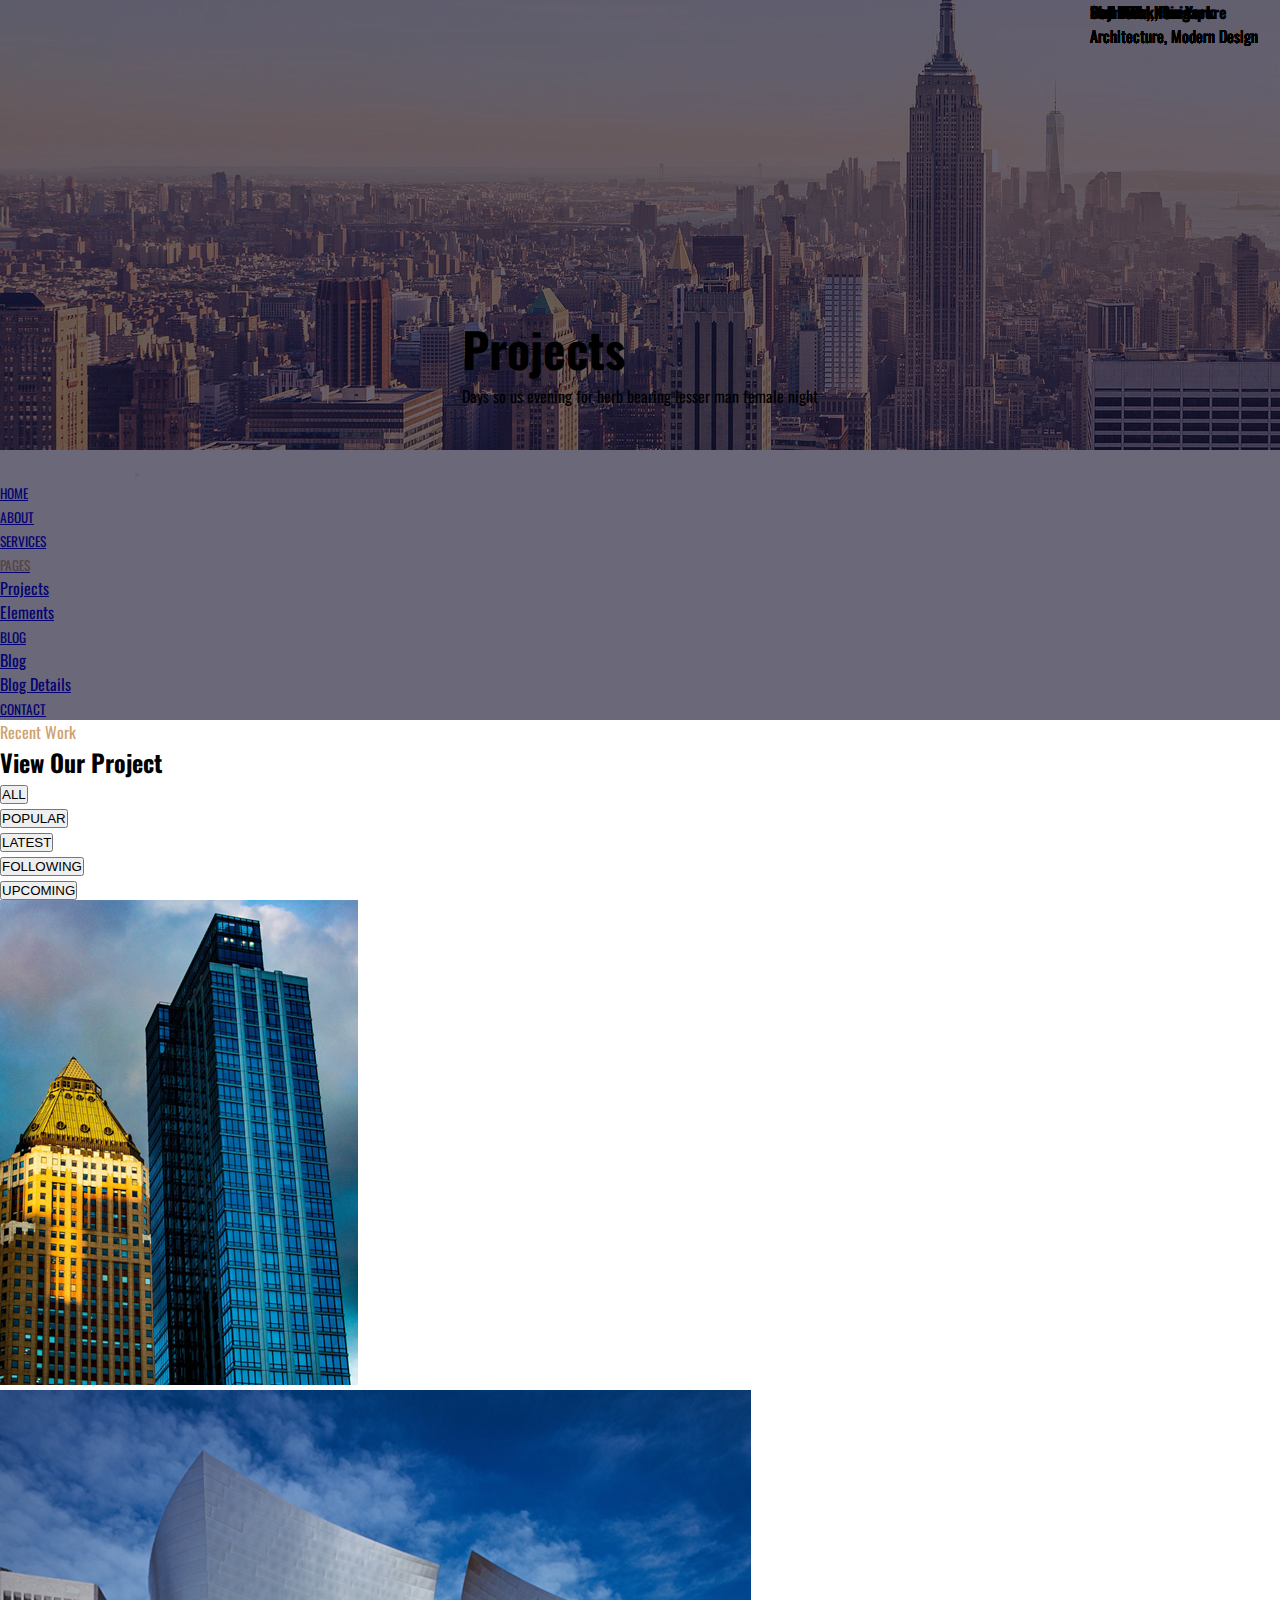
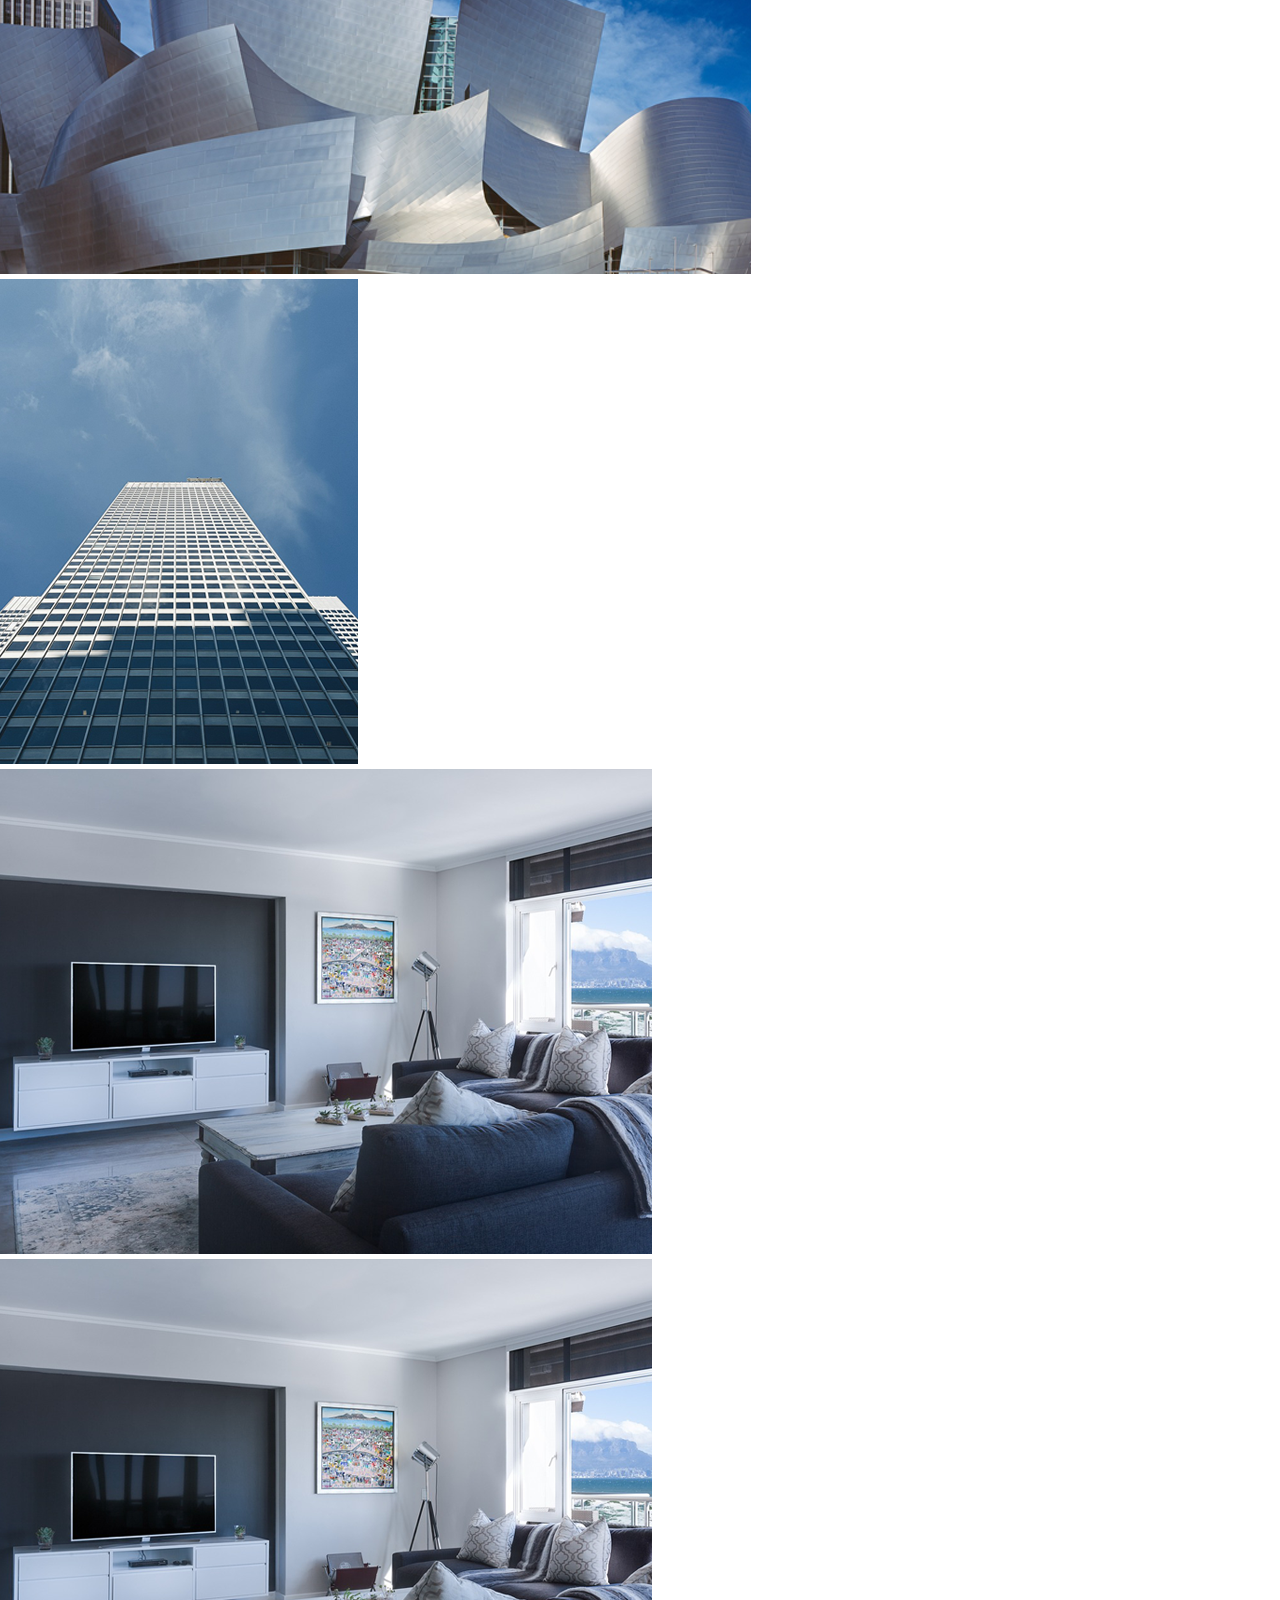
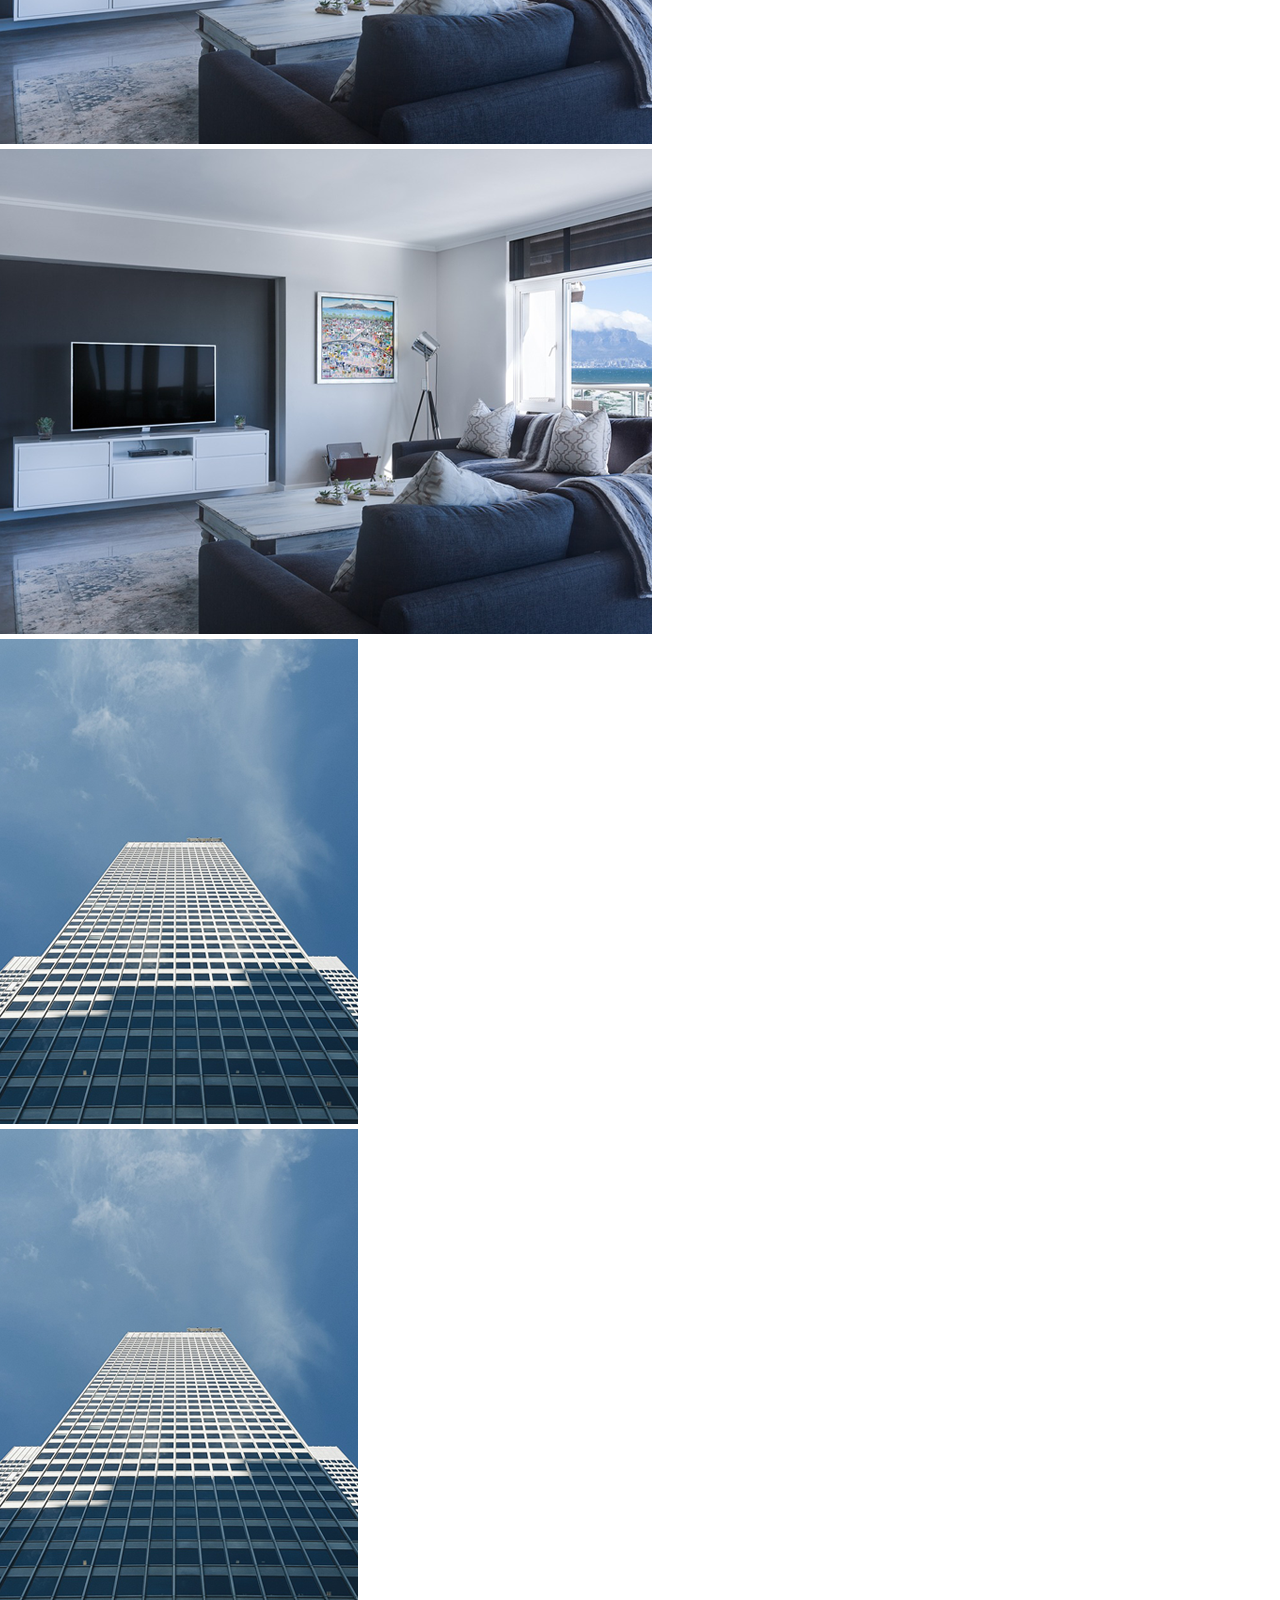
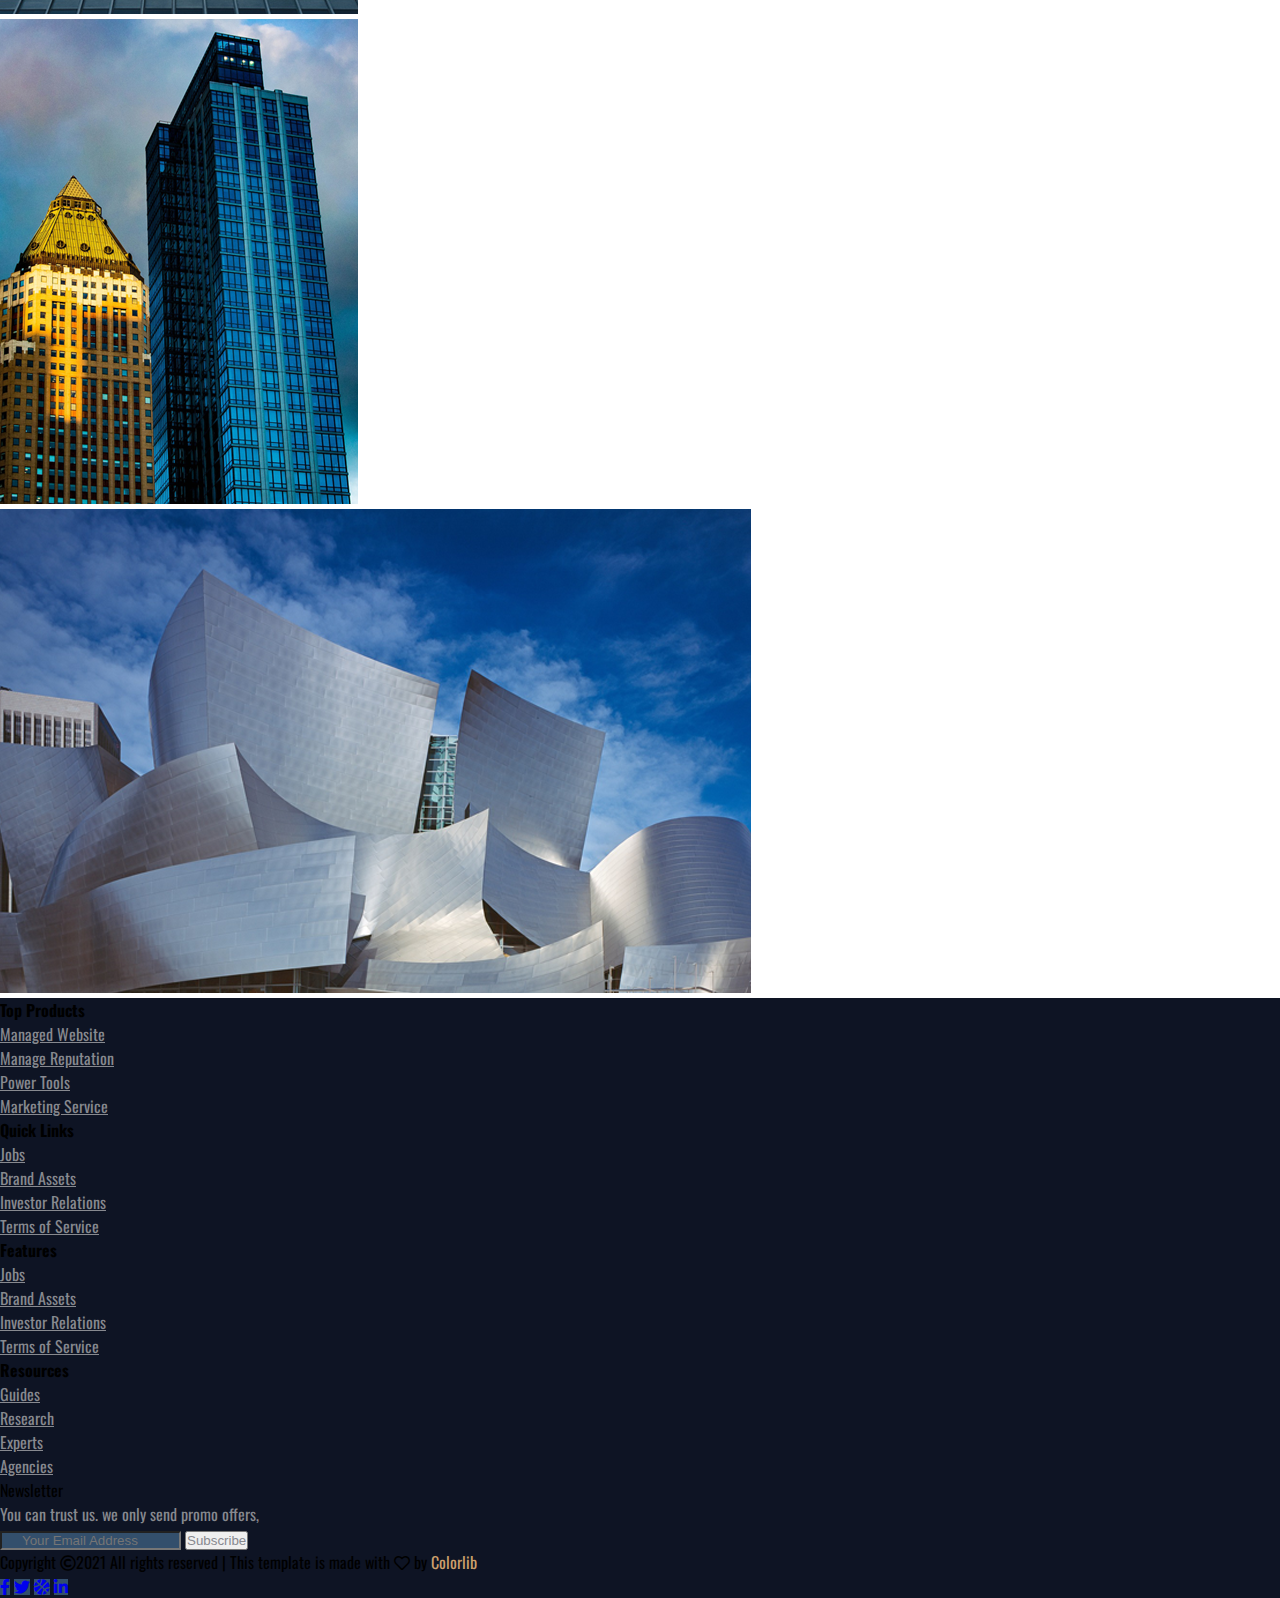
<file: Arclabs-Architecture/projects.html>
<!DOCTYPE html>
<html lang="en">
    <head>
        <title>Arclabs Architecture projects</title>
        <meta charset="UTF-8">
        <meta name="description" content="practice bootstrap5">
        <meta name="keyword" content="HTML,CSS,JS">
        <meta name="author" content="rs">
        <meta name="viewport" content="width=device-width,initial-scale=1.0">
        <link rel="stylesheet" href="css/projectsstyles.css">
        <link rel="stylesheet" href="css/all.css">
        <link href="https://cdn.jsdelivr.net/npm/bootstrap@5.0.0-beta1/dist/css/bootstrap.min.css" rel="stylesheet" integrity="sha384-giJF6kkoqNQ00vy+HMDP7azOuL0xtbfIcaT9wjKHr8RbDVddVHyTfAAsrekwKmP1" crossorigin="anonymous">
        <link rel="preconnect" href="https://fonts.gstatic.com">
        <link href="https://fonts.googleapis.com/css2?family=Oswald&display=swap" rel="stylesheet">
    </head>
    <body>
        <header>
            <div class="container-fluid p-0">
                <div class="background">
                    <div class="background-image"></div>
                    <div class="layer"></div>
                    <nav class="navbar navbar-expand-lg navbar-dark bg-dark fixed-top p-3">
                        <div class="container">
                            <a class="navbar-brand ms-5" href="#"><img src="images/logo.png" class="img-fluid"></a>
                            <button class="navbar-toggler" type="button" data-bs-toggle="collapse" data-bs-target="#navbar" aria-controls="navbar" aria-label="collapse navbar" aria-expanded="false">
                                <span class="navbar-toggler-icon"></span>
                            </button>
                            <div class="collapse navbar-collapse" id="navbar">
                                <ul class="navbar-nav ms-auto mt-0 me-5">
                                    <li class="nav-item">
                                    <a href="index.html" class="nav-link fs-6 fw-bold" aria-current="HOME"><small class="active-nav">HOME</small></a>
                                    </li>
                                    <li class="nav-item">
                                    <a href="about.html" class="nav-link fw-bold ms-4"><small class="active-nav">ABOUT</small></a>
                                    </li>
                                    <li class="nav-item">
                                    <a href="services.html" class="nav-link fw-bold ms-4"><small class="active-nav">SERVICES</small></a>
                                    </li>
                                    <li class="nav-item dropdown">
                                    <a href="#pages" class="nav-link active ms-4 fw-bold dropdown-toggle" id="navbardropdown" role="button" data-bs-toggle="dropdown" aria-expanded="false">
                                           <small class="activenav">PAGES</small>
                                        </a>
                                           <ul class="dropdown-menu" aria-labelledby="navbardropdown">
                                               <li><a href="projects.html" class="dropdown-item">Projects</a></li>
                                               <li><a href="elements.html" class="dropdown-item">Elements</a></li>
                                           </ul> 
                                    </li>
                                    <li class="nav-item dropdown">
                                    <a href="#pages" class="nav-link dropdown-toggle fw-bold ms-4" id="navbardropdown" role="button" data-bs-toggle="dropdown" aria-expanded="false">
                                            <small class="active-nav">BLOG</small>
                                        </a>
                                           <ul class="dropdown-menu" aria-labelledby="navbardropdown">
                                               <li><a href="blog.html" class="dropdown-item">Blog</a></li>
                                               <li><a href="blogdetails.html" class="dropdown-item">Blog Details</a></li>
                                           </ul> 
                                    </li>
                                    <li class="nav-item">
                                    <a href="contact.html" class="nav-link fw-bold ms-4"><small class="active-nav">CONTACT</small></a>
                                    </li>
                                </ul>
                            </div>
                        </div>
                    </nav>
                    <div class="backgroundtext text-white text-center">
                        <h2 class="fw-bold fontheading-size">Projects</h2>
                        <p>Days so us evening for herb bearing lesser man female night</p>
                    </div>
                </div>
            </div>
        </header>
        <main>
            <div class="container-fluid py-5 mb-5">
                <div class="container py-5 text-center">
                    <p class="activenav mb-0">Recent Work</p>
                    <h2 class="fw-bold fs-1">View Our Project</h2>
                </div>
                <div class="container py-5">
                    <ul class="nav nav-tabs justify-content-center" id="myTab" role="tablist">
                        <li class="nav-item" role="presentation">
                          <button class="nav-link active" id="all-tab" data-bs-toggle="tab" data-bs-target="#all" type="button" role="tab" aria-controls="all" aria-selected="true">ALL</button>
                        </li>
                        <li class="nav-item" role="presentation">
                          <button class="nav-link" id="popular-tab" data-bs-toggle="tab" data-bs-target="#popular" type="button" role="tab" aria-controls="popular" aria-selected="false">POPULAR</button>
                        </li>
                        <li class="nav-item" role="presentation">
                          <button class="nav-link" id="latest-tab" data-bs-toggle="tab" data-bs-target="#latest" type="button" role="tab" aria-controls="latest" aria-selected="false">LATEST</button>
                        </li>
                        <li class="nav-item" role="presentation">
                            <button class="nav-link" id="following-tab" data-bs-toggle="tab" data-bs-target="#following" type="button" role="tab" aria-controls="following" aria-selected="false">FOLLOWING</button>
                        </li> 
                        <li class="nav-item" role="presentation">
                            <button class="nav-link" id="upcoming-tab" data-bs-toggle="tab" data-bs-target="#upcoming" type="button" role="tab" aria-controls="upcoming" aria-selected="false">UPCOMING</button>
                        </li>
                </ul>
                   <div class="tab-content mt-4" id="myTabContent">
                       <div class="tab-pane fade show active" id="all" role="tabpanel" aria-labelledby="all-tab">
                           <div class="row py-4">
                                <div class="col-md-4 position-relative">
                                    <img src="images/projects/p1.png" class="img-fluid rounded w-100">
                                    <div class="project bg-light py-3 px-4">
                                        <h4>Dell Villa, New York</h4>
                                        <p class="text-muted">Architecture, Modern Design</p>
                                    </div>
                                </div>
                                <div class="col-md-8 position-relative">
                                    <img src="images/projects/p2.png" class="img-fluid rounded w-100">
                                    <div class="project bg-light py-3 px-4">
                                        <h4>Eedn Park, Singapore</h4>
                                        <p class="text-muted">Architecture, Modern Design</p>
                                    </div> 
                                </div>
                            </div>
                            <div class="row mt-1">
                                <div class="col-md-4 position-relative">
                                    <img src="images/projects/p4.png" class="img-fluid rounded w-100">
                                    <div class="project bg-light py-3 px-4">
                                        <h4>Dell Villa, New York</h4>
                                        <p class="text-muted">Architecture, Modern Design</p>
                                    </div>
                                </div>
                                <div class="col-md-8 position-relative">
                                    <img src="images/projects/p3.png" class="img-fluid rounded w-100">
                                    <div class="project bg-light py-3 px-4">
                                        <h4>Sky Build, Paris</h4>
                                        <p class="text-muted">Architecture, Modern Design</p>
                                    </div> 
                                </div>
                            </div>
                        </div>
                        <div class="tab-pane fade" id="popular" role="tabpanel" aria-labelledby="popular-tab">
                            <div class="row py-4">
                                <div class="col-md-8 position-relative">
                                    <img src="images/projects/p3.png" class="img-fluid rounded w-100">
                                    <div class="project bg-light py-3 px-4">
                                        <h4>Sky Build, Paris</h4>
                                        <p class="text-muted">Architecture, Modern Design</p>
                                    </div> 
                                </div>
                            </div>
                        </div>
                        <div class="tab-pane fade" id="latest" role="tabpanel" aria-labelledby="latest-tab">
                            <div class="row mt-1">
                                <div class="col-md-8 position-relative">
                                    <img src="images/projects/p3.png" class="img-fluid rounded w-100">
                                    <div class="project bg-light py-3 px-4">
                                        <h4>Sky Build, Paris</h4>
                                        <p class="text-muted">Architecture, Modern Design</p>
                                    </div> 
                                </div>
                                <div class="col-md-4 position-relative">
                                    <img src="images/projects/p4.png" class="img-fluid rounded w-100">
                                    <div class="project bg-light py-3 px-4">
                                        <h4>Dell Villa, New York</h4>
                                        <p class="text-muted">Architecture, Modern Design</p>
                                    </div>
                                </div>
                            </div>
                        </div>
                        <div class="tab-pane fade" id="following" role="tabpanel" aria-labelledby="following-tab">
                            <div class="row mt-1">
                                <div class="col-md-4 position-relative">
                                    <img src="images/projects/p4.png" class="img-fluid rounded w-100">
                                    <div class="project bg-light py-3 px-4">
                                        <h4>Dell Villa, New York</h4>
                                        <p class="text-muted">Architecture, Modern Design</p>
                                    </div>
                                </div>
                                <div class="col-md-4 position-relative">
                                    <img src="images/projects/p1.png" class="img-fluid rounded w-100">
                                    <div class="project bg-light py-3 px-4">
                                        <h4>Dell Villa, New York</h4>
                                        <p class="text-muted">Architecture, Modern Design</p>
                                    </div>
                                </div>
                            </div>
                        </div>
                        <div class="tab-pane fade" id="upcoming" role="tabpanel" aria-labelledby="upcoming-tab">
                             <div class="row mt-1">
                                <div class="col-md-8 position-relative">
                                    <img src="images/projects/p2.png" class="img-fluid rounded w-100">
                                    <div class="project bg-light py-3 px-4">
                                        <h4>Eedn Park, Singapore</h4>
                                        <p class="text-muted">Architecture, Modern Design</p>
                                    </div> 
                                </div>
                             </div>
                        </div>
                    </div>
                </div>
            </div>
        </main>
        <footer>
            <div class="container-fluid py-5 footer-area">
                <div class="container text-light py-5">
                    <div class="row">
                        <div class="col-md-2">
                            <p><b class="ms-3 fs-5 fw-bold">Top Products</b></p>
                            <ul class="nav flex-column mt-4">
                                <li class="nav-item"><a href="#" class="nav-link text-color footnav">Managed Website</a></li>
                                <li class="nav-item"><a href="#" class="nav-link text-color footnav">Manage Reputation</a></li>
                                <li class="nav-item"><a href="#" class="nav-link text-color footnav">Power Tools</a></li>
                                <li class="nav-item"><a href="#" class="nav-link text-color footnav">Marketing Service</a></li>
                            </ul>
                        </div>
                        <div class="col-md-2">
                            <p><b class="ms-3 fs-5 fw-bold">Quick Links</b></p>
                            <ul class="nav flex-column mt-4">
                                <li class="nav-item"><a href="#" class="nav-link text-color footnav">Jobs</a></li>
                                <li class="nav-item"><a href="#" class="nav-link text-color footnav">Brand Assets</a></li>
                                <li class="nav-item"><a href="#" class="nav-link text-color footnav">Investor Relations</a></li>
                                <li class="nav-item"><a href="#" class="nav-link text-color footnav">Terms of Service</a></li>
                            </ul>
                        </div>
                        <div class="col-md-2">
                            <p><b class="ms-3 fs-5 fw-bold">Features</b></p>
                            <ul class="nav flex-column mt-4">
                                <li class="nav-item"><a href="#" class="nav-link text-color footnav">Jobs</a></li>
                                <li class="nav-item"><a href="#" class="nav-link text-color footnav">Brand Assets</a></li>
                                <li class="nav-item"><a href="#" class="nav-link text-color footnav">Investor Relations</a></li>
                                <li class="nav-item"><a href="#" class="nav-link text-color footnav">Terms of Service</a></li>
                            </ul>
                        </div>
                        <div class="col-md-1">
                            <p><b class="ms-3 fs-5 fw-bold">Resources</b></p>
                            <ul class="nav flex-column mt-4">
                                <li class="nav-item"><a href="#" class="nav-link text-color footnav">Guides</a></li>
                                <li class="nav-item"><a href="#" class="nav-link text-color footnav">Research</a></li>
                                <li class="nav-item"><a href="#" class="nav-link text-color footnav">Experts</a></li>
                                <li class="nav-item"><a href="#" class="nav-link text-color footnav">Agencies</a></li>
                            </ul>
                        </div>
                        <div class="col-md-4 ms-5">
                            <p class="fw-bold fs-5">Newsletter</p>
                            <p class="ms-1 text-color mt-4">You can trust us. we only send promo offers,</p>
                            <div class="input-group">
                                <input type="text" style="background: #334f6c;" class="form-control p-0 py-1 border-0 v rounded-0 text-light input" placeholder="Your Email Address" aria-label="basic" aria-describedby="addon">
                                <span class="input-group-text bg-light py-1 rounded-0 border-0" id="addon"><button class="btn btn-light border-0 rounded-0 text-color">Subscribe</button></span>
                            </div>
                        </div>
                    </div>
                   <div class="row mt-5">
                       <div class="col-md-6">
                        <p class="ms-3">Copyright <span><i class="far fa-copyright"></i></span>2021 All rights reserved | This template is made with <span><i class="far fa-heart"></i></span> by <a href="#" class="last">Colorlib</a></p>
                       </div>
                       <div class="col-md-6 text-end ms-auto">
                        <a href="#"><i class="fab fa-facebook-f text-light icon-background px-3 py-3"></i></a>
                        <a href="#"><i class="fab fa-twitter text-light icon-background px-3 py-3"></i></a>
                        <a href="#"><i class="fas fa-basketball-ball text-light icon-background px-3 py-3"></i></a>
                        <a href="#"><i class="fab fa-linkedin-in text-light icon-background px-3 py-3"></i></a>
                       </div>
                   </div>
                </div>
            </div>
        </footer>
    </body>
    <script src="https://code.jquery.com/jquery-3.5.1.min.js" integrity="sha256-9/aliU8dGd2tb6OSsuzixeV4y/faTqgFtohetphbbj0=" crossorigin="anonymous"></script>
    <script src="https://cdn.jsdelivr.net/npm/bootstrap@5.0.0-beta1/dist/js/bootstrap.bundle.min.js" integrity="sha384-ygbV9kiqUc6oa4msXn9868pTtWMgiQaeYH7/t7LECLbyPA2x65Kgf80OJFdroafW" crossorigin="anonymous"></script>
</html>
</file>
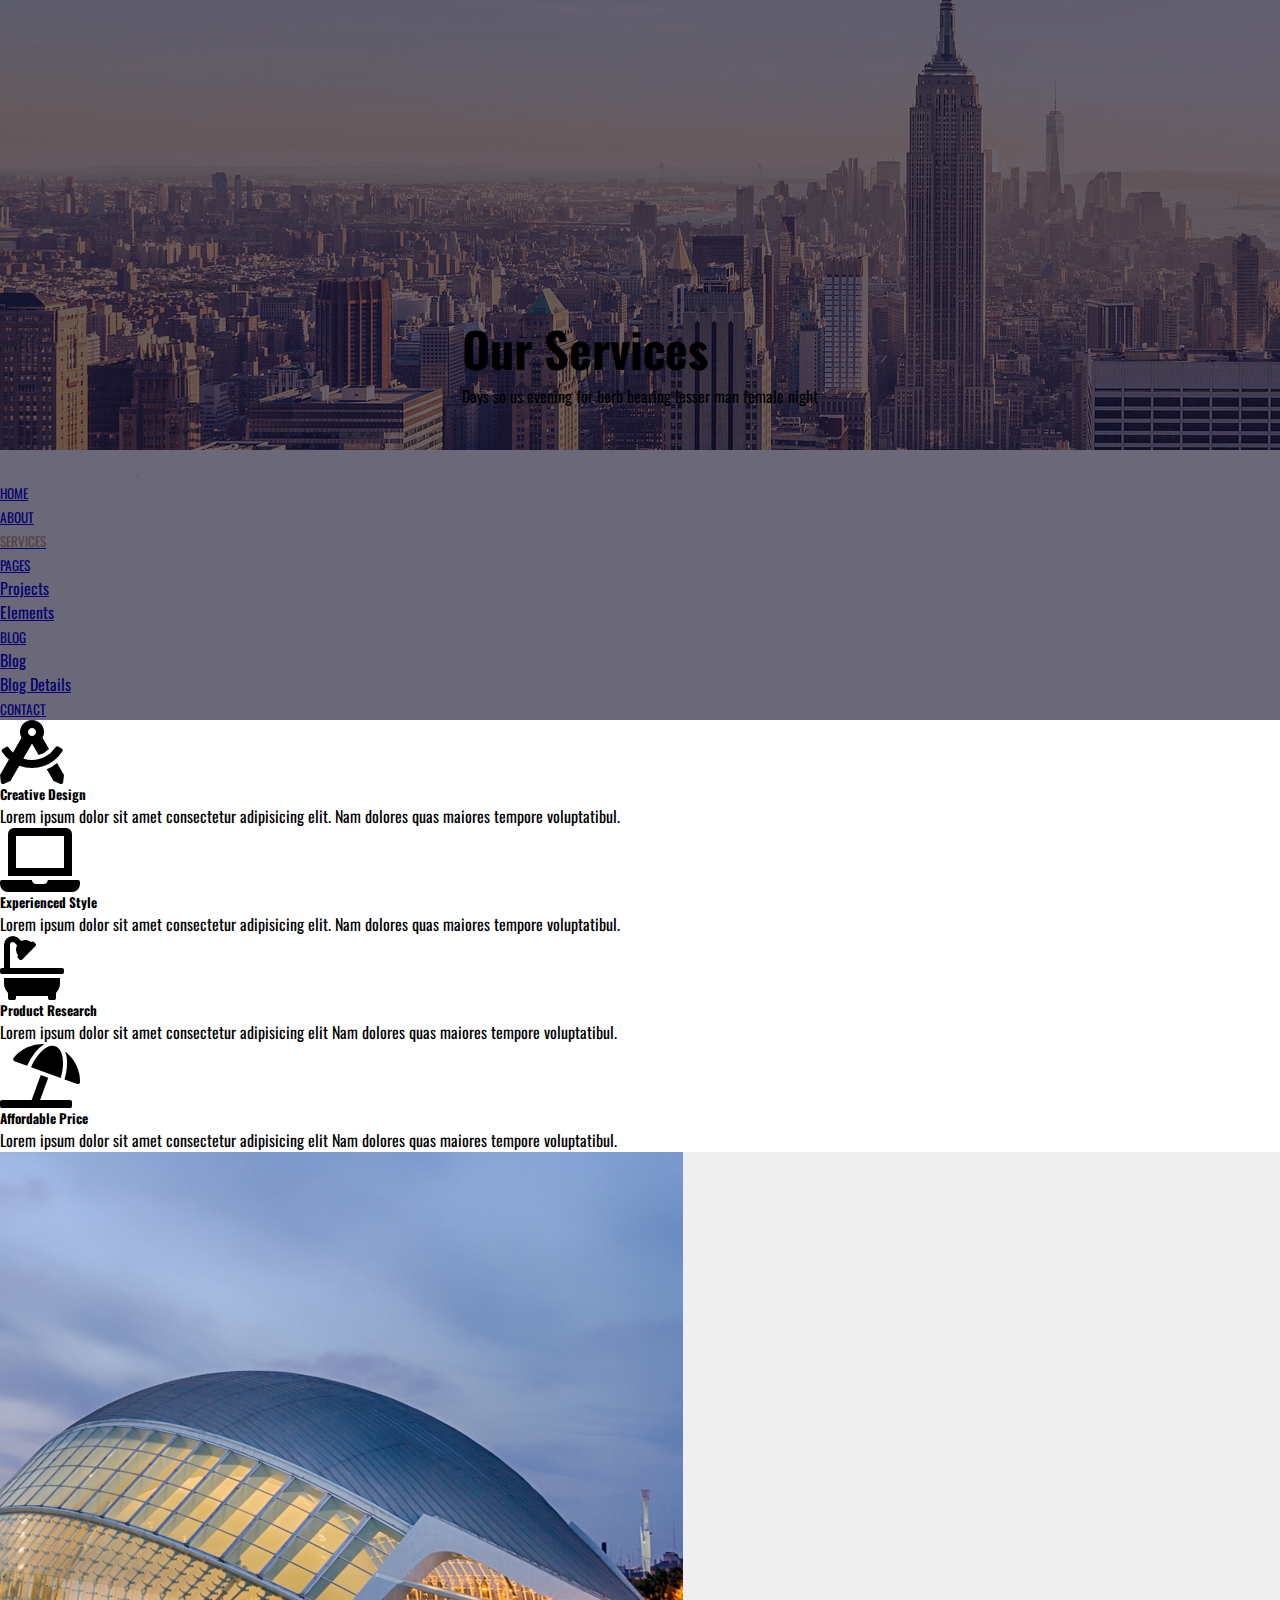
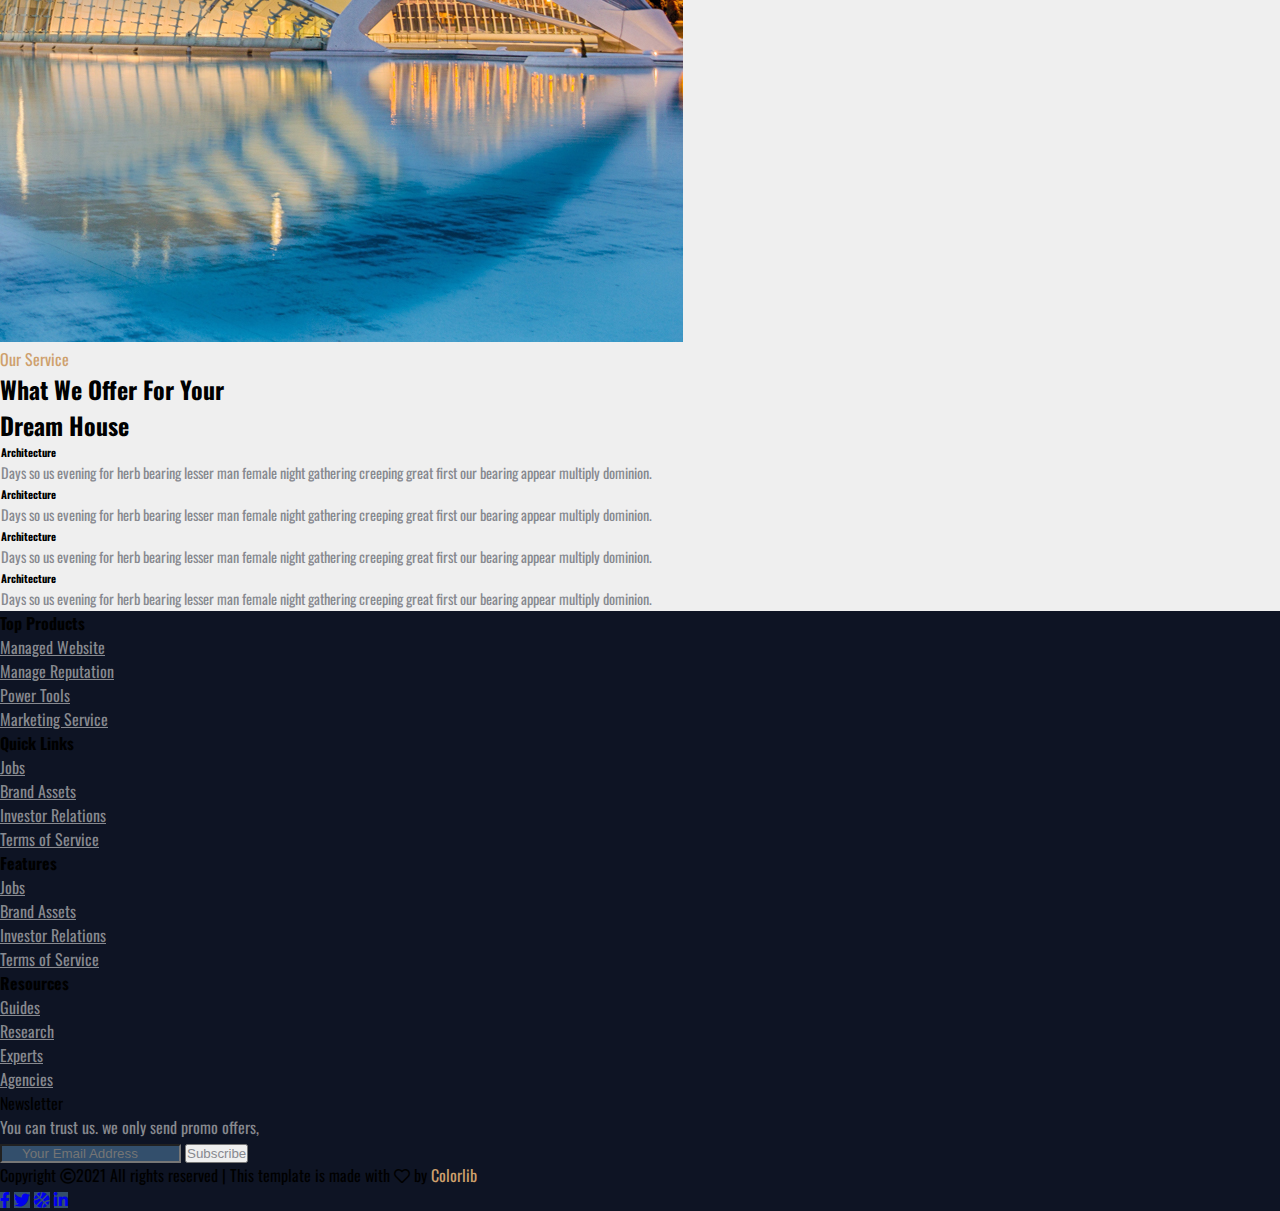
<file: Arclabs-Architecture/services.html>
<!DOCTYPE html>
<html lang="en">
    <head>
        <title>Arclabs Architecture SERVICES</title>
        <meta charset="UTF-8">
        <meta name="description" content="boootstrap practice">
        <meta name="keyword" content="HTML,CSS,JS">
        <meta name="author" content="rs">
        <meta name="viewport" content="width=device-width,initial-scale=1.0">
        <link rel="stylesheet" href="css/servicesstyles.css">
        <link rel="stylesheet" href="css/all.css">
        <link href="https://cdn.jsdelivr.net/npm/bootstrap@5.0.0-beta1/dist/css/bootstrap.min.css" rel="stylesheet" integrity="sha384-giJF6kkoqNQ00vy+HMDP7azOuL0xtbfIcaT9wjKHr8RbDVddVHyTfAAsrekwKmP1" crossorigin="anonymous">
        <link rel="preconnect" href="https://fonts.gstatic.com">
        <link href="https://fonts.googleapis.com/css2?family=Oswald&display=swap" rel="stylesheet">
    </head>
    <body>
        <header>
            <div class="container-fluid p-0">
                <div class="background">
                    <div class="background-image"></div>
                    <div class="layer"></div>
                    <nav class="navbar navbar-expand-lg navbar-dark bg-dark fixed-top p-3">
                        <div class="container">
                            <a class="navbar-brand ms-5" href="#"><img src="images/logo.png" class="img-fluid"></a>
                            <button class="navbar-toggler" type="button" data-bs-toggle="collapse" data-bs-target="#navbar" aria-controls="navbar" aria-label="collapse navbar" aria-expanded="false">
                                <span class="navbar-toggler-icon"></span>
                            </button>
                            <div class="collapse navbar-collapse" id="navbar">
                                <ul class="navbar-nav ms-auto mt-0 me-5">
                                    <li class="nav-item">
                                    <a href="index.html" class="nav-link fs-6 fw-bold" aria-current="HOME"><small class="active-nav">HOME</small></a>
                                    </li>
                                    <li class="nav-item">
                                    <a href="about.html" class="nav-link fw-bold ms-4"><small class="active-nav">ABOUT</small></a>
                                    </li>
                                    <li class="nav-item">
                                    <a href="services.html" class="nav-link fw-bold active ms-4"><small class="activenav">SERVICES</small></a>
                                    </li>
                                    <li class="nav-item dropdown">
                                    <a href="#pages" class="nav-link ms-4 fw-bold dropdown-toggle" id="navbardropdown" role="button" data-bs-toggle="dropdown" aria-expanded="false">
                                           <small class="active-nav">PAGES</small>
                                        </a>
                                           <ul class="dropdown-menu" aria-labelledby="navbardropdown">
                                               <li><a href="projects.html" class="dropdown-item">Projects</a></li>
                                               <li><a href="elements.html" class="dropdown-item">Elements</a></li>
                                           </ul> 
                                    </li>
                                    <li class="nav-item dropdown">
                                    <a href="#pages" class="nav-link dropdown-toggle fw-bold ms-4" id="navbardropdown" role="button" data-bs-toggle="dropdown" aria-expanded="false">
                                            <small class="active-nav">BLOG</small>
                                        </a>
                                           <ul class="dropdown-menu" aria-labelledby="navbardropdown">
                                               <li><a href="blog.html" class="dropdown-item">Blog</a></li>
                                               <li><a href="blogdetails.html" class="dropdown-item">Blog Details</a></li>
                                           </ul> 
                                    </li>
                                    <li class="nav-item">
                                    <a href="contact.html" class="nav-link fw-bold ms-4"><small class="active-nav">CONTACT</small></a>
                                    </li>
                                </ul>
                            </div>
                        </div>
                    </nav>
                    <div class="backgroundtext text-white text-center">
                        <h2 class="fw-bold fontheading-size">Our Services</h2>
                        <p>Days so us evening for herb bearing lesser man female night</p>
                    </div>
                </div>
            </div>
        </header>
        <main>
            <div class="container-fluid py5-">
                <div class="container py-5">
                    <div class="row text-center py-5 mt-5">
                        <div class="col-md">
                            <i style="font-size: 4em;" class="fas fa-drafting-compass border p-5"></i>
                            <h5 class="mt-4 fw-bold">Creative Design</h5>
                            <p class="mt-3 ms-3 text-muted">Lorem ipsum dolor sit amet consectetur adipisicing elit. Nam dolores quas maiores tempore voluptatibul.</p>
                        </div>
                        <div class="col-md">
                            <i style="font-size: 4em;" class="fas fa-laptop border p-5"></i>
                            <h5 class="mt-4 fw-bold">Experienced Style</h5>
                            <p class="mt-3 ms-3 text-muted">Lorem ipsum dolor sit amet consectetur adipisicing elit. Nam dolores quas maiores tempore voluptatibul.</p>
                        </div>
                        <div class="col-md">
                            <i style="font-size: 4em;" class="fas fa-bath border p-5"></i>
                            <h5 class="mt-4 fw-bold">Product Research</h5>
                            <p class="mt-3 ms-3 text-muted">Lorem ipsum dolor sit amet consectetur adipisicing elit Nam dolores quas maiores tempore voluptatibul.</p>
                        </div>
                        <div class="col-md">
                            <i style="font-size: 4em;" class="fas fa-umbrella-beach border p-5"></i>
                            <h5 class="mt-4 fw-bold">Affordable Price</h5>
                            <p class="mt-3 ms-3 text-muted">Lorem ipsum dolor sit amet consectetur adipisicing elit Nam dolores quas maiores tempore voluptatibul.</p>
                        </div>
                    </div>
                </div>
            </div>
            <div class="container-fluid py-5 bg-clr">
               <div class="row py-5">
                    <div class="col-lg-5 p-0">
                        <img src="images/offer.jpg" class="img-fluid" alt="offer image">
                    </div>
                    <div class="col-lg-5 mt-5 py-3">
                        <p class="activenav">Our Service</p>
                        <h2 class="fw-bold fs-1">What We Offer For Your<br>Dream House</h2>
                        <div class="row py-4 mt-4">
                            <div class="col-md-5 outer-border bg-white p-5">
                                <h6>Architecture</h6>
                                <p class="text-color mt-3"><small class="fontsmall-size">Days so us evening for herb bearing lesser man female night gathering creeping great first our bearing appear multiply dominion.</small></p>
                            </div>
                            <div class="col-md-5 outer-border bg-white p-5 ms-4">
                                <h6>Architecture</h6>
                                <p class="text-color mt-3"><small class="fontsmall-size">Days so us evening for herb bearing lesser man female night gathering creeping great first our bearing appear multiply dominion.</small></p>
                            </div>
                        </div>
                        <div class="row mt-1">
                            <div class="col-md-5 outer-border bg-white p-5">
                                <h6>Architecture</h6>
                                <p class="text-color mt-3"><small class="fontsmall-size">Days so us evening for herb bearing lesser man female night gathering creeping great first our bearing appear multiply dominion.</small></p>
                            </div>
                            <div class="col-md-5 outer-border bg-white p-5 ms-4">
                                <h6>Architecture</h6>
                                <p class="text-color mt-3"><small class="fontsmall-size">Days so us evening for herb bearing lesser man female night gathering creeping great first our bearing appear multiply dominion.</small></p>
                            </div>
                        </div>
                    </div>
                    <div class="col-lg-1"></div>
                </div>
            </div>
        </main>
        <footer>
            <div class="container-fluid py-5 footer-area">
                <div class="container text-light py-5">
                    <div class="row">
                        <div class="col-md-2">
                            <p><b class="ms-3 fs-5 fw-bold">Top Products</b></p>
                            <ul class="nav flex-column mt-4">
                                <li class="nav-item"><a href="#" class="nav-link text-color footnav">Managed Website</a></li>
                                <li class="nav-item"><a href="#" class="nav-link text-color footnav">Manage Reputation</a></li>
                                <li class="nav-item"><a href="#" class="nav-link text-color footnav">Power Tools</a></li>
                                <li class="nav-item"><a href="#" class="nav-link text-color footnav">Marketing Service</a></li>
                            </ul>
                        </div>
                        <div class="col-md-2">
                            <p><b class="ms-3 fs-5 fw-bold">Quick Links</b></p>
                            <ul class="nav flex-column mt-4">
                                <li class="nav-item"><a href="#" class="nav-link text-color footnav">Jobs</a></li>
                                <li class="nav-item"><a href="#" class="nav-link text-color footnav">Brand Assets</a></li>
                                <li class="nav-item"><a href="#" class="nav-link text-color footnav">Investor Relations</a></li>
                                <li class="nav-item"><a href="#" class="nav-link text-color footnav">Terms of Service</a></li>
                            </ul>
                        </div>
                        <div class="col-md-2">
                            <p><b class="ms-3 fs-5 fw-bold">Features</b></p>
                            <ul class="nav flex-column mt-4">
                                <li class="nav-item"><a href="#" class="nav-link text-color footnav">Jobs</a></li>
                                <li class="nav-item"><a href="#" class="nav-link text-color footnav">Brand Assets</a></li>
                                <li class="nav-item"><a href="#" class="nav-link text-color footnav">Investor Relations</a></li>
                                <li class="nav-item"><a href="#" class="nav-link text-color footnav">Terms of Service</a></li>
                            </ul>
                        </div>
                        <div class="col-md-1">
                            <p><b class="ms-3 fs-5 fw-bold">Resources</b></p>
                            <ul class="nav flex-column mt-4">
                                <li class="nav-item"><a href="#" class="nav-link text-color footnav">Guides</a></li>
                                <li class="nav-item"><a href="#" class="nav-link text-color footnav">Research</a></li>
                                <li class="nav-item"><a href="#" class="nav-link text-color footnav">Experts</a></li>
                                <li class="nav-item"><a href="#" class="nav-link text-color footnav">Agencies</a></li>
                            </ul>
                        </div>
                        <div class="col-md-4 ms-5">
                            <p class="fw-bold fs-5">Newsletter</p>
                            <p class="ms-1 text-color mt-4">You can trust us. we only send promo offers,</p>
                            <div class="input-group">
                                <input type="text" style="background: #334f6c;" class="form-control p-0 py-1 border-0 v rounded-0 text-light input" placeholder="Your Email Address" aria-label="basic" aria-describedby="addon">
                                <span class="input-group-text bg-light py-1 rounded-0 border-0" id="addon"><button class="btn btn-light border-0 rounded-0 text-color">Subscribe</button></span>
                            </div>
                        </div>
                    </div>
                   <div class="row mt-5">
                       <div class="col-md-6">
                        <p class="ms-3">Copyright <span><i class="far fa-copyright"></i></span>2021 All rights reserved | This template is made with <span><i class="far fa-heart"></i></span> by <a href="#" class="last">Colorlib</a></p>
                       </div>
                       <div class="col-md-6 text-end ms-auto">
                        <a href="#"><i class="fab fa-facebook-f text-light icon-background px-3 py-3"></i></a>
                        <a href="#"><i class="fab fa-twitter text-light icon-background px-3 py-3"></i></a>
                        <a href="#"><i class="fas fa-basketball-ball text-light icon-background px-3 py-3"></i></a>
                        <a href="#"><i class="fab fa-linkedin-in text-light icon-background px-3 py-3"></i></a>
                       </div>
                   </div>
                </div>
            </div>
        </footer>
    </body>
    <script src="https://code.jquery.com/jquery-3.5.1.min.js" integrity="sha256-9/aliU8dGd2tb6OSsuzixeV4y/faTqgFtohetphbbj0=" crossorigin="anonymous"></script>
    <script src="https://cdn.jsdelivr.net/npm/bootstrap@5.0.0-beta1/dist/js/bootstrap.bundle.min.js" integrity="sha384-ygbV9kiqUc6oa4msXn9868pTtWMgiQaeYH7/t7LECLbyPA2x65Kgf80OJFdroafW" crossorigin="anonymous"></script>
</html>
</file>
<file: Arclabs-Architecture/css/styles.css>
*{
    margin: 0%;
    padding: 0%;
}
body
{
    font-family: 'Oswald', sans-serif;
    box-sizing: border-box;
}
.font-sizeicon
{
    font-size: 4em;
}
.background
{
    position: relative;
}
.background-image
{
    background: url(../images/header-bg.jpg) center top no-repeat;
    width: 100%;
    height: 892px;
    background-size: conver;
    background-attachment: fixed;
}
.layer
{
    position: absolute;
    background-color: rgba(5,10,52,0.6);
    top: 0%;
    left: 0%;
    width: 100%;
    height: 100%;  
}
.nav-active:hover
{
    color: #cea06c;
}
.layer2
{
    position: absolute;
    background-color: rgba(5, 10, 52, 0.719);
    top: 0%;
    left: 0%;
    width: 100%;
    height: 100%;  
}
.backgroundtext
{
    position: absolute;
    top: 50%;
    left: 37%;
    transform: translate(-50%,-50%);
}
.backgroundimg
{
    position: absolute;
    top: 20%;
    left: 0%;
    transform: rotate(270deg);
}
.imgheight
{
    height: 100px;
    width: 600px;
    opacity: 0.1;
    margin-bottom: 150px;
}
.backgroundicon
{
    position: absolute;
    bottom: 4%;
    left: 4%;
    transform: translate(-50%,-50%);
}
.activenav
{
    color:#cea06c;
}
.outlineborderbtn
{
    border:1px solid #cea06c;
}
.outlineborderbtn:hover
{
    background-color: #cea06c;
    color: #fff;
}
.background-color
{
    background-color: rgba(163, 163, 163, 0.171);
}
.project
{
    position: absolute;
    top: 0%;
    right: 22px;
}
.bg-text
{
    position: absolute;
    top: 20%;
    left: 40%;
    transform: translate(-50%.-50%);
}
.videoicon-border
{
    border: rgba(255, 255, 255, 0.199) 20px solid;
}
.opacity
{
    opacity: 0.3;
    transition: 0.5s;
}
.opacity:hover{
    opacity:1;
    transition: 0.5s;
}
.footnav,.text-color
{
    color: #87898f;
}
.footnav:hover
{
    color: #fff;
}
.input::placeholder
{
    color: teal;
    padding-left: 20px;
}
.last{
    color: #cea06c;
    text-decoration: none;
}
.last:hover{
    color: #cea06c;
}
.icon-background
{
    background: #334f6c;
}
.last:hover{
    color: #cea06c;
}
.footer-area
{
    background: #0e1424;
}
.icon-background:hover
{
    background-color: #cea06c;
    transition: ease-in-out 0.5s;
}
.border-outline
{
    border: 1px solid #cea06c00;
}
.border-outline:hover
{
    border: 1px solid #cea06c;
}
</file>
<file: ultra5/css/style.css>
/*  Main  */
html,body {
    font-family: 'HK Grotesk Pro';
    font-weight: 400;
}
/* call fonts */
@font-face {
    font-family: 'HK Grotesk Pro';
    font-weight: 300;
    src: url(../fonts/HKGroteskPro-Light.woff2) format("woff2");}
  @font-face {
    font-family: 'HK Grotesk Pro';
    font-weight: normal;
    src: url(../fonts/HKGroteskPro-Regular.woff2) format("woff2");}
  @font-face {
    font-family: 'HK Grotesk Pro';
    font-weight: bold;
    src: url(../fonts/HKGroteskPro-Bold.woff2) format("woff2");}
/* =================================== */

/* background Images */
.section-1.banner{background: url(../img/banner.jpg) center center no-repeat; background-size: auto 100%;}
.section-2{background: url(../img/sec2-bg-img.jpg) center center no-repeat; background-size: auto 100%;}
/* :end */
.sec2-img{width: 46.65em;}

section.secondary-nav .nav .nav-link{
  border-left: 0.05em rgba(255, 255, 255, 0.3) solid;
}
.secondary-nav{background: #191919; opacity: 0.75;}
.nav-link.active{color: #fff !important;}
.nav-pills .nav-link {
  background: 0 0;
  border:1px solid #FFC222 !important;
  border-radius: var(--bs-nav-pills-border-radius);
}
.nav-pills .nav-link.active, .nav-pills .show>.nav-link {
  color: #000000 !important;
  background-color: #FFC222 !important;
}

.section-3{background: url(../img/sec3-bg-img.jpg) center center no-repeat; background-size: auto 100%; height: 50em;}
.section-3 .container-pf .card{margin-top: 31em;}
.joystick{top: 10.65em; left: 2em;}
.back-button{top: 12.8em; left: 2em;}
.custom-function-buttons{top:16.75em; left: 2em;}
.touch-screen{top: 20.6em; left: 2em;}
.locking-usb{top: 26.5em; left: 2em;}
.rj45-ethernet{top: 31.4em; left: 16em;}
.pin-locking-power{top: 31.4em; left: 24em;}
.sd-card-slot{top: 9.6em; left: 44.3em;}
.anodized-aluminum-chassis{top: 12.7em; left: 44.3em;}
.mounting-points{top: 18em; left: 44.3em;}
.touchscreen-lock{top: 21.8em; left: 44.3em;}
.micro-usb{top: 26.5em; left: 44.3em;}

.section-5{background: url(../img/shop-img.jpg) center center no-repeat; background-size: auto 100%; height: 39.05em;}
</file>
<file: Arclabs-Architecture/css/aboutstyles.css>
*{
    margin: 0%;
    padding: 0%;
}
body
{
    font-family: 'Oswald', sans-serif;
    box-sizing: border-box;
}
.nav-active:hover
{
    color: #cea06c;
}
.font-size
{
    font-size: 3em;
}
.activenav
{
    color:#cea06c;
}
.text-color,.footnav
{
    color: #87898f;
}
.opacity
{
    opacity: 0.3;
    transition: 0.5s;
}
.opacity:hover{
    opacity:1;
    transition: 0.5s;
}
.last{
    color: #cea06c;
    text-decoration: none;
}
.last:hover{
    color: #cea06c;
}
.icon-background
{
    background: #334f6c;
    transition: 0.5s;
}
.icon-background:hover
{
    background: #cea06c;
    transition: 0.5s;
}
.background
{
    position: relative;
}
.background-image
{
    background: url(../images/common-banner.jpg);
    max-height: 100%;
    height: 450px;
}
.layer
{
    position: absolute;
    top: 0%;
    left: 0%;
    height: 100%;
    width: 100%;
    background-color:rgba(7,4,31,0.6);
}
.backgroundtext
{
    position: absolute;
    top: 50%;
    left: 50%;
    transform: translate(-50%,-50%);
}
.background-color
{
    background-color: rgba(163, 163, 163, 0.171);
}
.footer-area
{
    background-color: #0e1424;
}
.input::placeholder
{
   padding: 20px;
}
.outer-border
{
    border: 1px solid transparent;
}
.outer-border:hover
{
    border: 1px solid #cea06c;
}
.btnborder
{
    border: 1px solid #cea06c;
    transition: 0.5s;
}
.btnborder:hover
{
    background-color: #cea06c;
    color: #fff;
    transition: 0.5s;
}
.footnav:hover
{
    color: #fff;
}
</file>
<file: Arclabs-Architecture/css/elementsstyles.css>
*{
    margin:0%;
    padding: 0%;
}
body
{
    box-sizing: border-box;
    font-family: 'Oswald', sans-serif;
}
.activenav
{
    color:#cea06c;
}
.active-nav:hover
{
    color: #cea06c;
}
.fontheading-size
{
    font-size: 3em;
}
.text-color
{
    color: #87898f;
}
.fontsmall-size
{
    font-size: 0.9em;
}
.background
{
    position: relative;
}
.background-image
{
    background: url(../images/common-banner.jpg);
    max-height: 100%;
    height: 450px;
}
.layer
{
    position: absolute;
    top: 0%;
    left: 0%;
    height: 100%;
    width: 100%;
    background-color:rgba(7,4,31,0.6);
}
.backgroundtext
{
    position: absolute;
    top: 50%;
    left: 50%;
    transform: translate(-50%,-50%);
}
.footer-area
{
    background-color: #0e1424;
}
.icon-background
{
    background: #334f6c;
    transition: 0.5s;
}
.icon-background:hover
{
    background-color: #cea06c;
    transition: 0.5s;
}
.outer-border
{
    border: 1px solid #cea06c00;
}
.outer-border:hover
{
    border: 1px solid #cea06c;
}
.footnav:hover
{
    color: #fff;
}
.input::placeholder
{
    padding-left: 20px;
}
.last
{
    text-decoration: none;
    color: #cea06c;
}
.last:hover
{
    color: #cea06c;
}
.border-left
{
    border-left: 2px solid #cea06c;
}
.g-1
{
    background-image: url(../images/elements/g1.jpg);
    width: 100%;
    height: 200px;
    background-repeat: no-repeat;
    background-size: cover;
    background-position: center;
}
.g-2
{
    background-image: url(../images/elements/g2.jpg);
    width: 100%;
    height: 200px;
    background-repeat: no-repeat;
    background-size: cover;
    background-position: center;
}
.g-3
{
    background-image: url(../images/elements/g3.jpg);
    width: 100%;
    height: 200px;
    background-repeat: no-repeat;
    background-size: cover;
    background-position: center;
}
.g-4
{
    background-image: url(../images/elements/g4.jpg);
    width: 100%;
    height: 200px;
    background-repeat: no-repeat;
    background-size: cover;
    background-position: center;
}
.g-5
{
    background-image: url(../images/elements/g5.jpg);
    width: 100%;
    height: 200px;
    background-repeat: no-repeat;
    background-size: cover;
    background-position: center;
}
.g-6
{
    background-image: url(../images/elements/g6.jpg);
    width: 100%;
    height: 200px;
    background-repeat: no-repeat;
    background-size: cover;
    background-position: center;
}
.g-7
{
    background-image: url(../images/elements/g7.jpg);
    width: 100%;
    height: 200px;
    background-repeat: no-repeat;
    background-size: cover;
    background-position: center;
}
.g-8
{
    background-image: url(../images/elements/g8.jpg);
    width: 100%;
    height: 200px;
    background-repeat: no-repeat;
    background-size: cover;
    background-position: center;
}
</file>
<file: Arclabs-Architecture/css/projectsstyles.css>
*{
    margin: 0%;
    padding: 0%;
}
body
{
    font-family: 'Oswald', sans-serif;
    box-sizing: border-box;
}
.activenav
{
    color:#cea06c;
}
.active-nav:hover
{
    color: #cea06c;
}
.fontheading-size
{
    font-size: 3em;
}
.text-color
{
    color: #87898f;
}
.fontsmall-size
{
    font-size: 0.9em;
}
.background
{
    position: relative;
}
.background-image
{
    background: url(../images/common-banner.jpg);
    max-height: 100%;
    height: 450px;
}
.layer
{
    position: absolute;
    top: 0%;
    left: 0%;
    height: 100%;
    width: 100%;
    background-color:rgba(7,4,31,0.6);
}
.backgroundtext
{
    position: absolute;
    top: 50%;
    left: 50%;
    transform: translate(-50%,-50%);
}
.footer-area
{
    background-color: #0e1424;
}
.icon-background
{
    background: #334f6c;
    transition: 0.5s;
}
.icon-background:hover
{
    background-color: #cea06c;
    transition: 0.5s;
}
.outer-border
{
    border: 1px solid #cea06c00;
}
.outer-border:hover
{
    border: 1px solid #cea06c;
}
.footnav:hover
{
    color: #fff;
}
.input::placeholder
{
    padding-left: 20px;
}
.last
{
    text-decoration: none;
    color: #cea06c;
}
.last:hover
{
    color: #cea06c;
}
.project
{
    position: absolute;
    top: 0%;
    right: 22px;
}
</file>
<file: Arclabs-Architecture/css/servicesstyles.css>
*{
    margin: 0%;
    padding: 0%;
}
body
{
    font-family: 'Oswald', sans-serif;
    box-sizing: border-box;
}
.activenav
{
    color:#cea06c;
}
.active-nav:hover
{
    color: #cea06c;
}
.fontheading-size
{
    font-size: 3em;
}
.bg-clr
{
    background-color: rgba(163, 163, 163, 0.171);
}
.text-color
{
    color: #87898f;
}
.fontsmall-size
{
    font-size: 0.9em;
}
.background
{
    position: relative;
}
.background-image
{
    background: url(../images/common-banner.jpg);
    max-height: 100%;
    height: 450px;
}
.layer
{
    position: absolute;
    top: 0%;
    left: 0%;
    height: 100%;
    width: 100%;
    background-color:rgba(7,4,31,0.6);
}
.backgroundtext
{
    position: absolute;
    top: 50%;
    left: 50%;
    transform: translate(-50%,-50%);
}
.footer-area
{
    background-color: #0e1424;
}
.icon-background
{
    background: #334f6c;
}
.icon-background:hover
{
    background-color: #cea06c;
}
.outer-border
{
    border: 1px solid #cea06c00;
}
.outer-border:hover
{
    border: 1px solid #cea06c;
}
.footnav:hover
{
    color: #fff;
}
.input::placeholder
{
    padding-left: 20px;
}
.last
{
    text-decoration: none;
    color: #cea06c;
}
.last:hover
{
    color: #cea06c;
}
</file>
